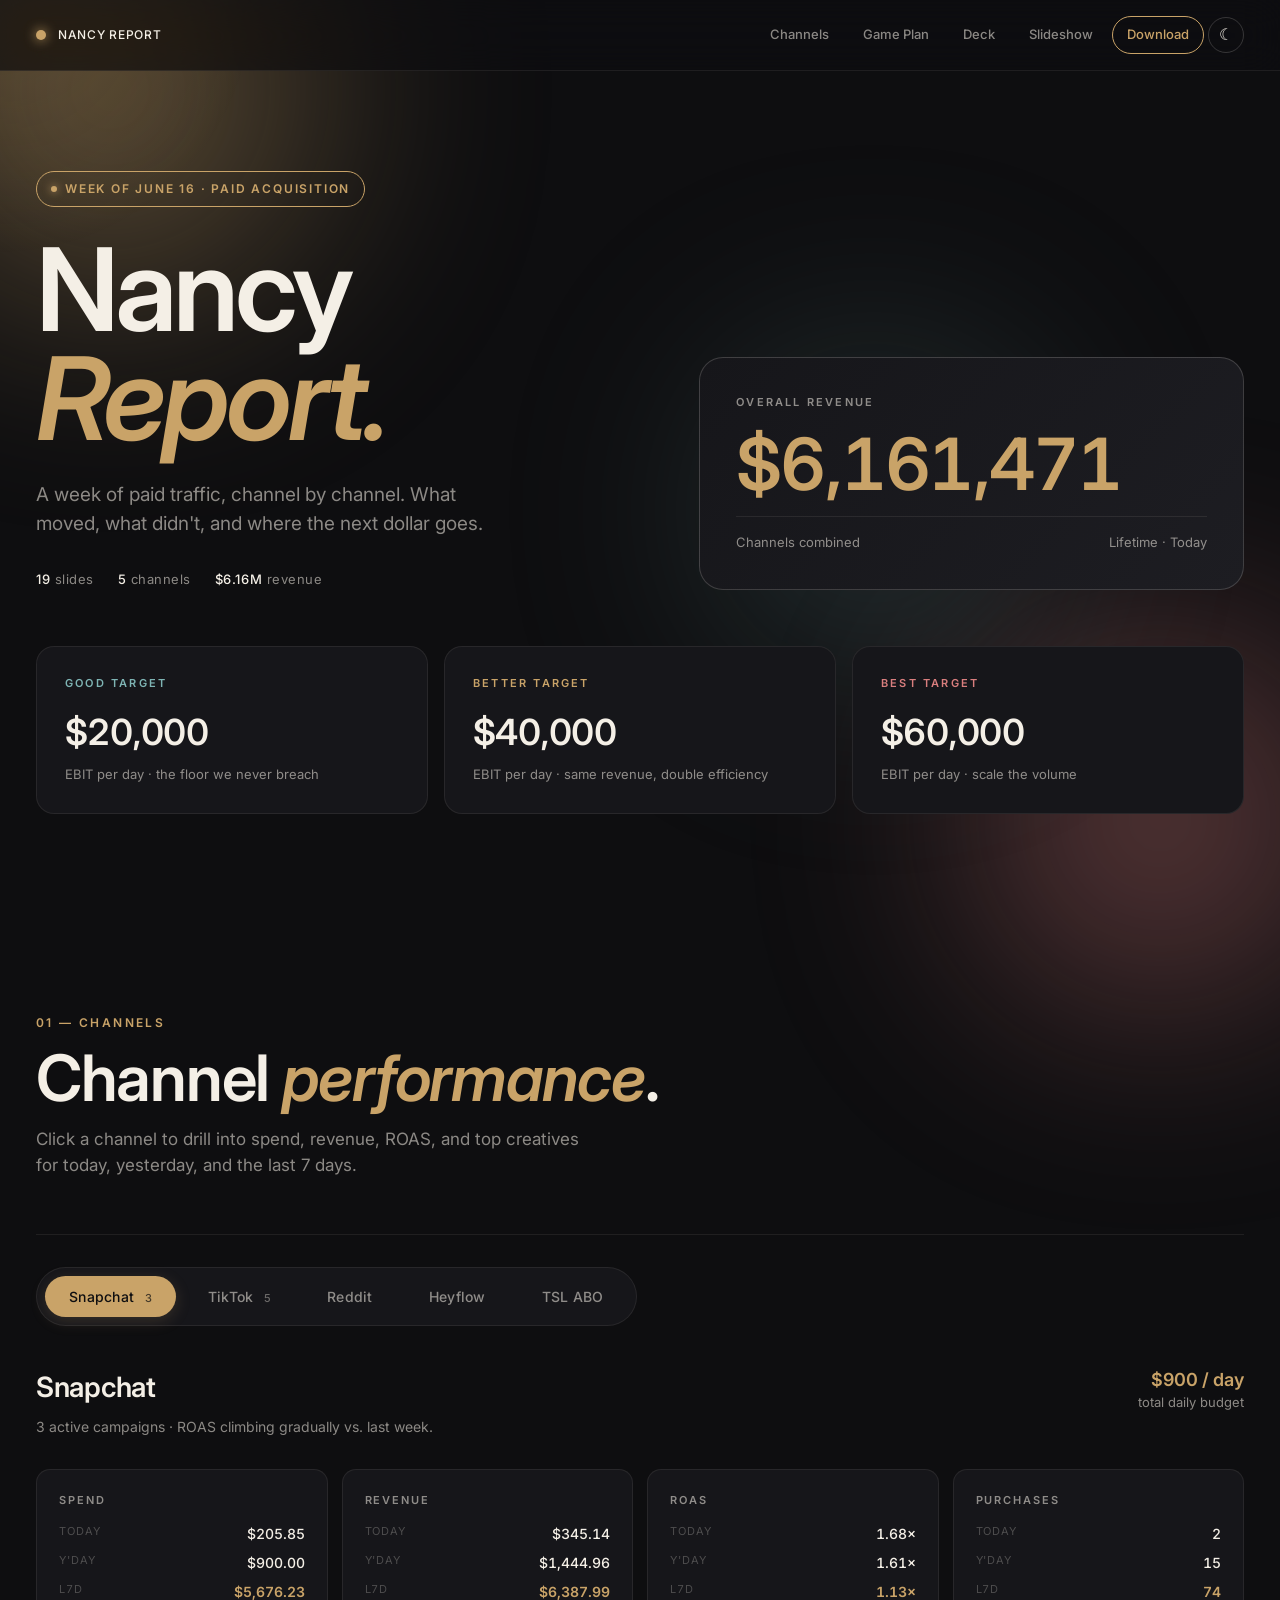
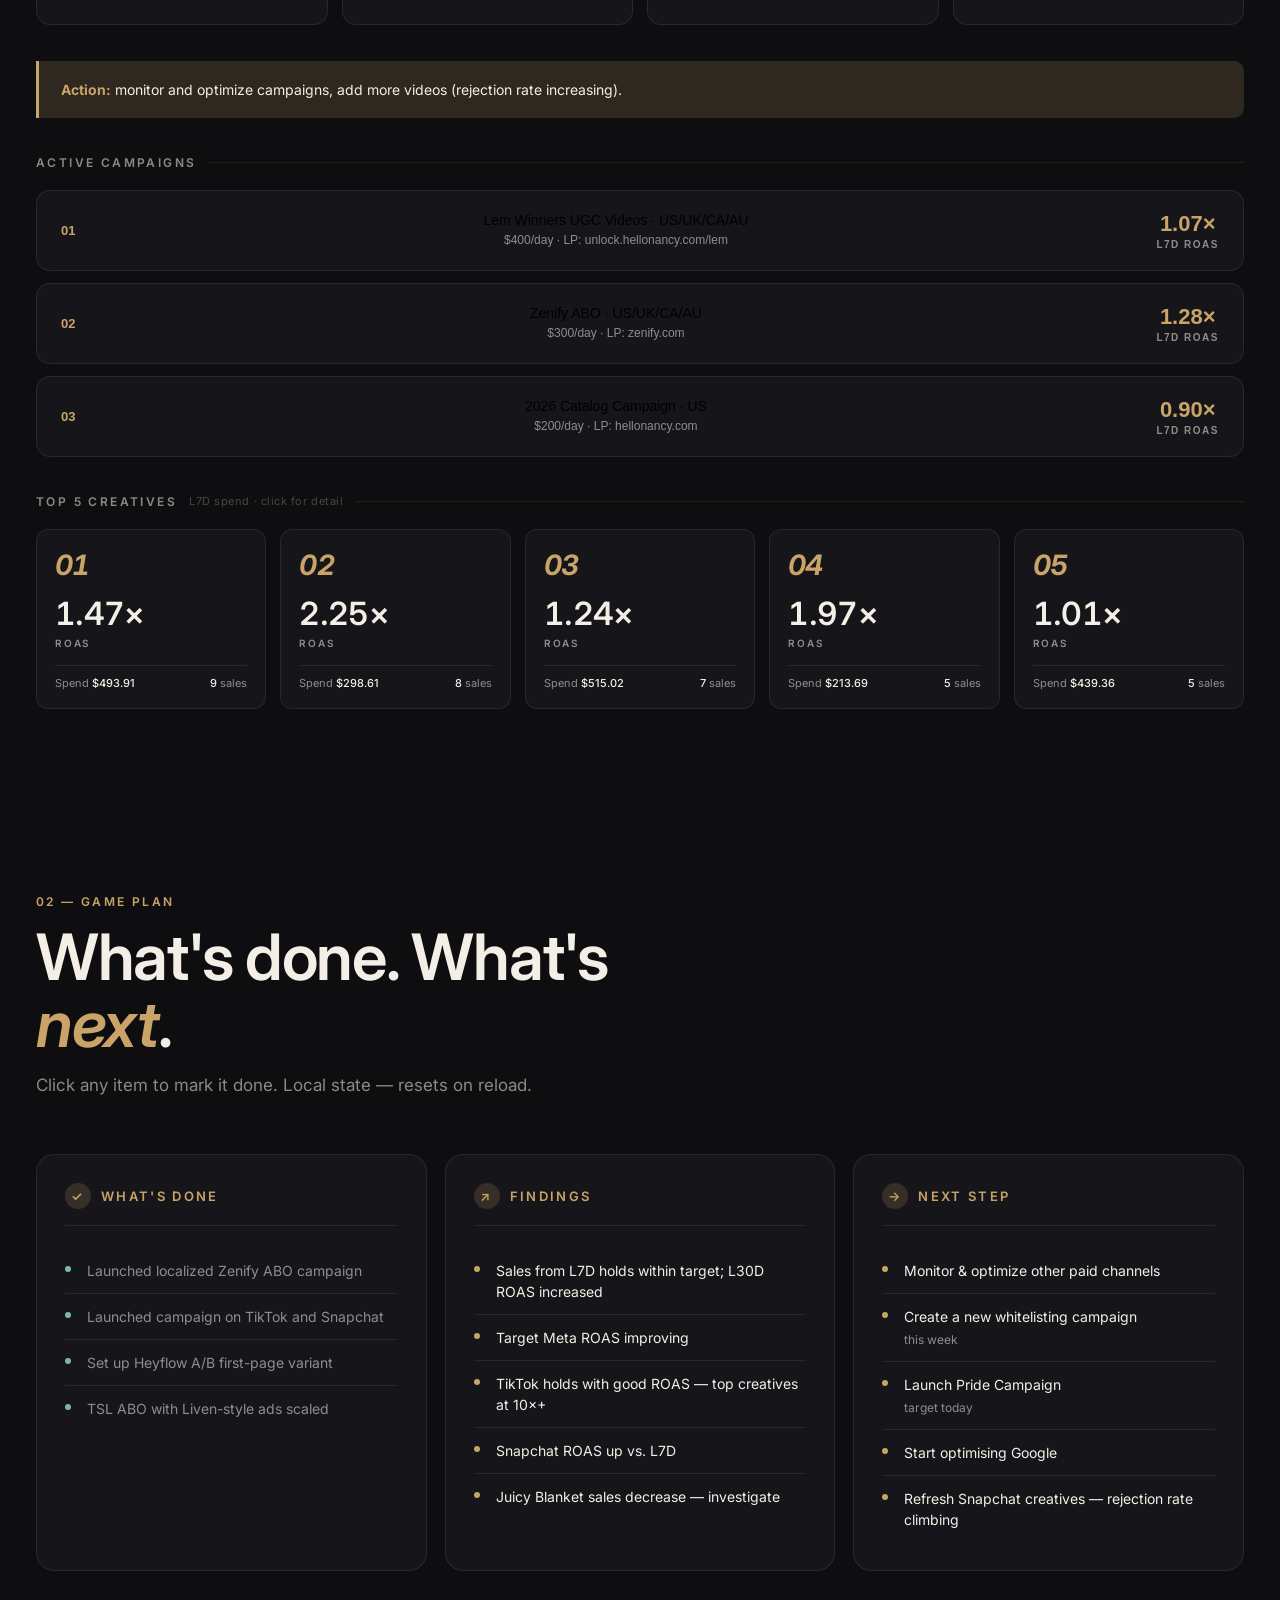
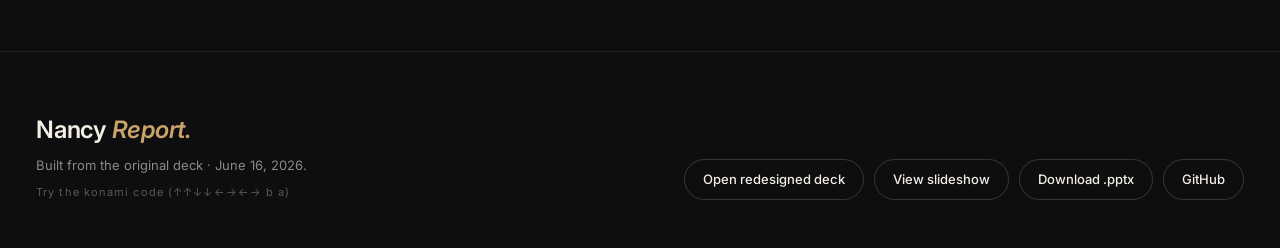
<file: index.html>
<!DOCTYPE html>
<html lang="en">
<head>
<meta charset="UTF-8" />
<meta name="viewport" content="width=device-width, initial-scale=1" />
<title>Nancy Report — Week of June 16</title>
<meta name="description" content="Interactive Nancy Report dashboard — channel performance, top creatives, and the next two weeks of work." />
<link rel="preconnect" href="https://fonts.googleapis.com" />
<link rel="preconnect" href="https://fonts.gstatic.com" crossorigin />
<link href="https://fonts.googleapis.com/css2?family=Inter:wght@300;400;500;600;700&display=swap" rel="stylesheet" />
<link rel="stylesheet" href="app.css" />
</head>
<body>

<div class="blob blob-1"></div>
<div class="blob blob-2"></div>
<div class="blob blob-3"></div>
<div class="spotlight"></div>

<!-- ============ Nav ============ -->
<header class="nav">
  <div class="nav-brand">
    <div class="nav-dot"></div>
    <span>Nancy Report</span>
  </div>
  <nav class="nav-links">
    <a class="nav-link" href="#channels">Channels</a>
    <a class="nav-link" href="#plan">Game Plan</a>
    <a class="nav-link" href="deck.html">Deck</a>
    <a class="nav-link" href="slideshow.html">Slideshow</a>
    <a class="nav-link primary" href="Nancy-Report-June-16.pptx" download>Download</a>
    <button class="theme-toggle" data-theme-toggle aria-label="Toggle theme">☾</button>
  </nav>
</header>

<!-- ============ Hero ============ -->
<section class="hero">
  <div class="hero-grid">
    <div>
      <div class="badge">Week of June 16 &middot; Paid Acquisition</div>
      <h1>Nancy <em>Report.</em></h1>
      <p class="lead">A week of paid traffic, channel by channel. What moved, what didn't, and where the next dollar goes.</p>
      <div class="hero-meta">
        <span><strong>19</strong> slides</span>
        <span><strong>5</strong> channels</span>
        <span><strong>$6.16M</strong> revenue</span>
      </div>
    </div>

    <div class="hero-stat reveal">
      <div class="stat-label">Overall Revenue</div>
      <div class="stat-number" data-target="6166661" data-prefix="$" data-duration="2200">$0</div>
      <div class="stat-foot">
        <span>Channels combined</span>
        <span>Lifetime &middot; Today</span>
      </div>
    </div>
  </div>

  <div class="targets reveal">
    <div class="target-card good">
      <div class="tier">Good Target</div>
      <div class="val" data-target="20000" data-prefix="$">$0</div>
      <div class="desc">EBIT per day &middot; the floor we never breach</div>
    </div>
    <div class="target-card better">
      <div class="tier">Better Target</div>
      <div class="val" data-target="40000" data-prefix="$">$0</div>
      <div class="desc">EBIT per day &middot; same revenue, double efficiency</div>
    </div>
    <div class="target-card best">
      <div class="tier">Best Target</div>
      <div class="val" data-target="60000" data-prefix="$">$0</div>
      <div class="desc">EBIT per day &middot; scale the volume</div>
    </div>
  </div>
</section>

<!-- ============ Channels ============ -->
<section id="channels">
  <div class="section-head reveal">
    <span class="section-num">01 &mdash; Channels</span>
    <h2>Channel <em>performance</em>.</h2>
    <p>Click a channel to drill into spend, revenue, ROAS, and top creatives for today, yesterday, and the last 7 days.</p>
  </div>

  <div class="tabs-wrap">
    <div class="tabs" role="tablist">
      <button class="tab active" data-tab="snapchat" role="tab">Snapchat <span class="count">3</span></button>
      <button class="tab" data-tab="tiktok" role="tab">TikTok <span class="count">5</span></button>
      <button class="tab" data-tab="reddit" role="tab">Reddit</button>
      <button class="tab" data-tab="heyflow" role="tab">Heyflow</button>
      <button class="tab" data-tab="tsl" role="tab">TSL ABO</button>
    </div>

    <!-- SNAPCHAT -->
    <div class="panel active" id="panel-snapchat" role="tabpanel">
      <div class="panel-head">
        <div>
          <h3 class="panel-title">Snapchat</h3>
          <p class="panel-sub">3 active campaigns &middot; ROAS climbing gradually vs. last week.</p>
        </div>
        <div class="panel-meta">
          <div class="budget">$900 / day</div>
          <div>total daily budget</div>
        </div>
      </div>

      <div class="metrics">
        <div class="metric">
          <div class="lbl">Spend</div>
          <div class="row"><span class="k">Today</span><span class="v">$205.85</span></div>
          <div class="row"><span class="k">Y'day</span><span class="v">$900.00</span></div>
          <div class="row l7d"><span class="k">L7D</span><span class="v">$5,676.23</span></div>
        </div>
        <div class="metric">
          <div class="lbl">Revenue</div>
          <div class="row"><span class="k">Today</span><span class="v">$345.14</span></div>
          <div class="row"><span class="k">Y'day</span><span class="v">$1,444.96</span></div>
          <div class="row l7d"><span class="k">L7D</span><span class="v">$6,387.99</span></div>
        </div>
        <div class="metric">
          <div class="lbl">ROAS</div>
          <div class="row"><span class="k">Today</span><span class="v">1.68×</span></div>
          <div class="row"><span class="k">Y'day</span><span class="v">1.61×</span></div>
          <div class="row l7d"><span class="k">L7D</span><span class="v">1.13×</span></div>
        </div>
        <div class="metric">
          <div class="lbl">Purchases</div>
          <div class="row"><span class="k">Today</span><span class="v">2</span></div>
          <div class="row"><span class="k">Y'day</span><span class="v">15</span></div>
          <div class="row l7d"><span class="k">L7D</span><span class="v">74</span></div>
        </div>
      </div>

      <div class="note">
        <strong>Action:</strong> monitor and optimize campaigns, add more videos (rejection rate increasing).
      </div>

      <div class="sub">Active Campaigns</div>
      <div class="campaigns">
        <button class="campaign">
          <div class="ix">01</div>
          <div class="nm">Lem Winners UGC Videos · US/UK/CA/AU<small>$400/day · LP: unlock.hellonancy.com/lem</small></div>
          <div class="rt">1.07×<small>L7D ROAS</small></div>
        </button>
        <button class="campaign">
          <div class="ix">02</div>
          <div class="nm">Zenify ABO · US/UK/CA/AU<small>$300/day · LP: zenify.com</small></div>
          <div class="rt">1.28×<small>L7D ROAS</small></div>
        </button>
        <button class="campaign">
          <div class="ix">03</div>
          <div class="nm">2026 Catalog Campaign · US<small>$200/day · LP: hellonancy.com</small></div>
          <div class="rt">0.90×<small>L7D ROAS</small></div>
        </button>
      </div>

      <div class="sub">Top 5 Creatives <span style="color:var(--dim);font-weight:400;text-transform:none;letter-spacing:0.05em;font-size:11px">L7D spend · click for detail</span></div>
      <div class="creatives">
        <button class="creative" data-channel="Snapchat" data-rank="1" data-spend="493.91" data-purchase="9" data-roas="1.47">
          <div class="rank">01</div>
          <div class="roas-big">1.47×</div>
          <div class="roas-lbl">ROAS</div>
          <div class="stats"><span>Spend <strong>$493.91</strong></span><span><strong>9</strong> sales</span></div>
          <div class="bar"></div>
        </button>
        <button class="creative" data-channel="Snapchat" data-rank="2" data-spend="298.61" data-purchase="8" data-roas="2.25">
          <div class="rank">02</div>
          <div class="roas-big">2.25×</div>
          <div class="roas-lbl">ROAS</div>
          <div class="stats"><span>Spend <strong>$298.61</strong></span><span><strong>8</strong> sales</span></div>
          <div class="bar"></div>
        </button>
        <button class="creative" data-channel="Snapchat" data-rank="3" data-spend="515.02" data-purchase="7" data-roas="1.24">
          <div class="rank">03</div>
          <div class="roas-big">1.24×</div>
          <div class="roas-lbl">ROAS</div>
          <div class="stats"><span>Spend <strong>$515.02</strong></span><span><strong>7</strong> sales</span></div>
          <div class="bar"></div>
        </button>
        <button class="creative" data-channel="Snapchat" data-rank="4" data-spend="213.69" data-purchase="5" data-roas="1.97">
          <div class="rank">04</div>
          <div class="roas-big">1.97×</div>
          <div class="roas-lbl">ROAS</div>
          <div class="stats"><span>Spend <strong>$213.69</strong></span><span><strong>5</strong> sales</span></div>
          <div class="bar"></div>
        </button>
        <button class="creative" data-channel="Snapchat" data-rank="5" data-spend="439.36" data-purchase="5" data-roas="1.01">
          <div class="rank">05</div>
          <div class="roas-big">1.01×</div>
          <div class="roas-lbl">ROAS</div>
          <div class="stats"><span>Spend <strong>$439.36</strong></span><span><strong>5</strong> sales</span></div>
          <div class="bar"></div>
        </button>
      </div>
    </div>

    <!-- TIKTOK -->
    <div class="panel" id="panel-tiktok" role="tabpanel">
      <div class="panel-head">
        <div>
          <h3 class="panel-title">TikTok</h3>
          <p class="panel-sub">Holds with strong ROAS &mdash; top creatives well above target.</p>
        </div>
        <div class="panel-meta">
          <div class="budget">7-day click attribution</div>
        </div>
      </div>

      <div class="metrics">
        <div class="metric">
          <div class="lbl">Spend</div>
          <div class="row"><span class="k">Today</span><span class="v">$404.64</span></div>
          <div class="row"><span class="k">Y'day</span><span class="v">$868.79</span></div>
          <div class="row l7d"><span class="k">L7D</span><span class="v">$4,558.14</span></div>
        </div>
        <div class="metric">
          <div class="lbl">Top 1 ROAS</div>
          <div class="row"><span class="k">Spend</span><span class="v">$306.73</span></div>
          <div class="row"><span class="k">Sales</span><span class="v">28</span></div>
          <div class="row l7d"><span class="k">ROAS</span><span class="v">7.89×</span></div>
        </div>
        <div class="metric">
          <div class="lbl">Top 4 ROAS</div>
          <div class="row"><span class="k">Spend</span><span class="v">$217.61</span></div>
          <div class="row"><span class="k">Sales</span><span class="v">45</span></div>
          <div class="row l7d"><span class="k">ROAS</span><span class="v">17.74×</span></div>
        </div>
        <div class="metric">
          <div class="lbl">Status</div>
          <div class="row"><span class="k">Trend</span><span class="v">↑ holding</span></div>
          <div class="row"><span class="k">Vs. L7D</span><span class="v">solid</span></div>
          <div class="row l7d"><span class="k">Note</span><span class="v">scale winners</span></div>
        </div>
      </div>

      <div class="note">
        <strong>Action:</strong> top creatives over 10× ROAS &mdash; double down on UGC winners, refresh fatigue.
      </div>

      <div class="sub">Top 5 Creatives <span style="color:var(--dim);font-weight:400;text-transform:none;letter-spacing:0.05em;font-size:11px">L7D spend · click for detail</span></div>
      <div class="creatives">
        <button class="creative" data-channel="TikTok" data-rank="1" data-spend="306.73" data-purchase="28" data-roas="7.89">
          <div class="rank">01</div>
          <div class="roas-big">7.89×</div>
          <div class="roas-lbl">ROAS</div>
          <div class="stats"><span>Spend <strong>$306.73</strong></span><span><strong>28</strong> sales</span></div>
          <div class="bar"></div>
        </button>
        <button class="creative" data-channel="TikTok" data-rank="2" data-spend="286.90" data-purchase="36" data-roas="12.01">
          <div class="rank">02</div>
          <div class="roas-big">12.01×</div>
          <div class="roas-lbl">ROAS</div>
          <div class="stats"><span>Spend <strong>$286.90</strong></span><span><strong>36</strong> sales</span></div>
          <div class="bar"></div>
        </button>
        <button class="creative" data-channel="TikTok" data-rank="3" data-spend="183.64" data-purchase="28" data-roas="13.20">
          <div class="rank">03</div>
          <div class="roas-big">13.20×</div>
          <div class="roas-lbl">ROAS</div>
          <div class="stats"><span>Spend <strong>$183.64</strong></span><span><strong>28</strong> sales</span></div>
          <div class="bar"></div>
        </button>
        <button class="creative" data-channel="TikTok" data-rank="4" data-spend="217.61" data-purchase="45" data-roas="17.74">
          <div class="rank">04</div>
          <div class="roas-big">17.74×</div>
          <div class="roas-lbl">ROAS</div>
          <div class="stats"><span>Spend <strong>$217.61</strong></span><span><strong>45</strong> sales</span></div>
          <div class="bar"></div>
        </button>
        <button class="creative" data-channel="TikTok" data-rank="5" data-spend="223.24" data-purchase="25" data-roas="10.23">
          <div class="rank">05</div>
          <div class="roas-big">10.23×</div>
          <div class="roas-lbl">ROAS</div>
          <div class="stats"><span>Spend <strong>$223.24</strong></span><span><strong>25</strong> sales</span></div>
          <div class="bar"></div>
        </button>
      </div>
    </div>

    <!-- REDDIT -->
    <div class="panel" id="panel-reddit" role="tabpanel">
      <div class="panel-head">
        <div>
          <h3 class="panel-title">Reddit</h3>
          <p class="panel-sub">Small spend, healthy ROAS &mdash; opportunity to scale carefully.</p>
        </div>
        <div class="panel-meta">
          <div class="budget">7-day click + 1-day view</div>
        </div>
      </div>

      <div class="metrics">
        <div class="metric">
          <div class="lbl">Spend</div>
          <div class="row"><span class="k">Today</span><span class="v">$95.91</span></div>
          <div class="row"><span class="k">Y'day</span><span class="v">$98.04</span></div>
          <div class="row l7d"><span class="k">L7D</span><span class="v">$705.89</span></div>
        </div>
        <div class="metric">
          <div class="lbl">Revenue</div>
          <div class="row"><span class="k">Today</span><span class="v">$141.75</span></div>
          <div class="row"><span class="k">Y'day</span><span class="v">$277.44</span></div>
          <div class="row l7d"><span class="k">L7D</span><span class="v">$2,698.18</span></div>
        </div>
        <div class="metric">
          <div class="lbl">ROAS</div>
          <div class="row"><span class="k">Today</span><span class="v">1.48×</span></div>
          <div class="row"><span class="k">Y'day</span><span class="v">2.83×</span></div>
          <div class="row l7d"><span class="k">L7D</span><span class="v">3.82×</span></div>
        </div>
        <div class="metric">
          <div class="lbl">Read</div>
          <div class="row"><span class="k">Best day</span><span class="v">Yesterday</span></div>
          <div class="row"><span class="k">Cohort</span><span class="v">growing</span></div>
          <div class="row l7d"><span class="k">Step</span><span class="v">scale gently</span></div>
        </div>
      </div>

      <div class="note">
        <strong>Findings:</strong> Reddit punching above its weight on small spend. Worth a budget bump while we verify attribution.
      </div>
    </div>

    <!-- HEYFLOW -->
    <div class="panel" id="panel-heyflow" role="tabpanel">
      <div class="panel-head">
        <div>
          <h3 class="panel-title">Heyflow</h3>
          <p class="panel-sub">A/B test running &mdash; baseline first page still outperforming the new variant.</p>
        </div>
        <div class="panel-meta">
          <div class="budget">HKD 1,000 / day</div>
          <div>Top 15 countries · winner statics</div>
        </div>
      </div>

      <div class="metrics">
        <div class="metric">
          <div class="lbl">Spend</div>
          <div class="row"><span class="k">Today</span><span class="v">$316.11</span></div>
          <div class="row"><span class="k">Y'day</span><span class="v">$1,126.67</span></div>
          <div class="row l7d"><span class="k">L7D</span><span class="v">$5,694.35</span></div>
        </div>
        <div class="metric">
          <div class="lbl">Revenue</div>
          <div class="row"><span class="k">Today</span><span class="v">$566.59</span></div>
          <div class="row"><span class="k">Y'day</span><span class="v">$1,603.91</span></div>
          <div class="row l7d"><span class="k">L7D</span><span class="v">$9,274.10</span></div>
        </div>
        <div class="metric">
          <div class="lbl">ROAS</div>
          <div class="row"><span class="k">Today</span><span class="v">1.79×</span></div>
          <div class="row"><span class="k">Y'day</span><span class="v">1.42×</span></div>
          <div class="row l7d"><span class="k">L7D</span><span class="v">1.63×</span></div>
        </div>
        <div class="metric">
          <div class="lbl">Purchases</div>
          <div class="row"><span class="k">Today</span><span class="v">1</span></div>
          <div class="row"><span class="k">Y'day</span><span class="v">3</span></div>
          <div class="row l7d"><span class="k">L7D</span><span class="v">15</span></div>
        </div>
      </div>

      <div class="note">
        <strong>Test:</strong> A/B different first page. Flow of questions unchanged. Baseline winning &mdash; iterate variant or hold.
      </div>

      <div class="sub">Active Campaign</div>
      <div class="campaigns">
        <button class="campaign">
          <div class="ix">01</div>
          <div class="nm">Lem Winners UGC · Heyflow quiz<small>Target: Top 15 · Creatives: winner statics · LP: heyflowquiz.com</small></div>
          <div class="rt">1.63×<small>L7D ROAS</small></div>
        </button>
      </div>
    </div>

    <!-- TSL ABO -->
    <div class="panel" id="panel-tsl" role="tabpanel">
      <div class="panel-head">
        <div>
          <h3 class="panel-title">TSL ABO</h3>
          <p class="panel-sub">Performance improving &mdash; ROAS today double yesterday's.</p>
        </div>
        <div class="panel-meta">
          <div class="budget">HKD 2,423 / day</div>
          <div>Top 15 countries · Liven-style ads</div>
        </div>
      </div>

      <div class="metrics">
        <div class="metric">
          <div class="lbl">Spend</div>
          <div class="row"><span class="k">Today</span><span class="v">$2,147.25</span></div>
          <div class="row"><span class="k">Y'day</span><span class="v">$3,193.53</span></div>
          <div class="row l7d"><span class="k">L7D</span><span class="v">$17,664.38</span></div>
        </div>
        <div class="metric">
          <div class="lbl">Revenue</div>
          <div class="row"><span class="k">Today</span><span class="v">$4,578.36</span></div>
          <div class="row"><span class="k">Y'day</span><span class="v">$4,335.00</span></div>
          <div class="row l7d"><span class="k">L7D</span><span class="v">$22,853.18</span></div>
        </div>
        <div class="metric">
          <div class="lbl">ROAS</div>
          <div class="row"><span class="k">Today</span><span class="v">2.13×</span></div>
          <div class="row"><span class="k">Y'day</span><span class="v">1.36×</span></div>
          <div class="row l7d"><span class="k">L7D</span><span class="v">1.29×</span></div>
        </div>
        <div class="metric">
          <div class="lbl">Purchases</div>
          <div class="row"><span class="k">Today</span><span class="v">8</span></div>
          <div class="row"><span class="k">Y'day</span><span class="v">7</span></div>
          <div class="row l7d"><span class="k">L7D</span><span class="v">38</span></div>
        </div>
      </div>

      <div class="note">
        <strong>Read:</strong> Performance improving. Today's revenue beats yesterday on lower spend. Keep current creative mix.
      </div>

      <div class="sub">L7D Winning Hooks <span style="color:var(--dim);font-weight:400;text-transform:none;letter-spacing:0.05em;font-size:11px">customer voice in the ad copy</span></div>
      <div class="winners">
        <div class="winner">
          <div class="quote">"I am 66. I am divorced for nine years and separated for two before that. I have no interest in another relationship."</div>
          <div class="roas-tag"><span>L7D <span class="v">$3,967.57</span></span><span>ROAS <span class="v">1.30×</span></span></div>
        </div>
        <div class="winner">
          <div class="quote">"I am Camila. I am 56. I have been single by choice since I was 42. I have been telling women in their fifties the same thing for fifteen years."</div>
          <div class="roas-tag"><span>L7D <span class="v">$3,900.95</span></span><span>ROAS <span class="v">1.32×</span></span></div>
        </div>
        <div class="winner">
          <div class="quote">"My daughter is 28. She got divorced six months ago, after two years of marriage to a man who was, in the end, not who he advertised himself as."</div>
          <div class="roas-tag"><span>L7D <span class="v">$3,900.95</span></span><span>ROAS <span class="v">1.32×</span></span></div>
        </div>
      </div>
    </div>
  </div>
</section>

<!-- ============ Game plan ============ -->
<section id="plan">
  <div class="section-head reveal">
    <span class="section-num">02 &mdash; Game Plan</span>
    <h2>What's done. What's <em>next</em>.</h2>
    <p>Click any item to mark it done. Local state &mdash; resets on reload.</p>
  </div>

  <div class="plan-grid">
    <div class="plan-col reveal">
      <h3><span class="icon">✓</span> What's Done</h3>
      <ul class="plan-list">
        <li class="done">Launched localized Zenify ABO campaign</li>
        <li class="done">Launched campaign on TikTok and Snapchat</li>
        <li class="done">Set up Heyflow A/B first-page variant</li>
        <li class="done">TSL ABO with Liven-style ads scaled</li>
      </ul>
    </div>

    <div class="plan-col reveal">
      <h3><span class="icon">↗</span> Findings</h3>
      <ul class="plan-list">
        <li>Sales from L7D holds within target; L30D ROAS increased</li>
        <li>Target Meta ROAS improving</li>
        <li>TikTok holds with good ROAS &mdash; top creatives at 10×+</li>
        <li>Snapchat ROAS up vs. L7D</li>
        <li>Juicy Blanket sales decrease &mdash; investigate</li>
      </ul>
    </div>

    <div class="plan-col reveal">
      <h3><span class="icon">→</span> Next Step</h3>
      <ul class="plan-list">
        <li>Monitor &amp; optimize other paid channels</li>
        <li>Create a new whitelisting campaign <small>this week</small></li>
        <li>Launch Pride Campaign <small>target today</small></li>
        <li>Start optimising Google</li>
        <li>Refresh Snapchat creatives — rejection rate climbing</li>
      </ul>
    </div>
  </div>
</section>

<!-- ============ Footer ============ -->
<footer class="foot">
  <div>
    <div class="foot-brand">Nancy <em>Report.</em></div>
    <div>Built from the original deck &middot; June 16, 2026.</div>
    <div style="margin-top:8px;font-size:11px;letter-spacing:0.1em;opacity:0.6">Try the konami code (↑↑↓↓←→←→ b a)</div>
  </div>
  <div class="foot-links">
    <a class="foot-link" href="deck.html">Open redesigned deck</a>
    <a class="foot-link" href="slideshow.html">View slideshow</a>
    <a class="foot-link" href="Nancy-Report-June-16.pptx" download>Download .pptx</a>
    <a class="foot-link" href="https://github.com/jeanine23/nancy-report-june-16" target="_blank" rel="noopener">GitHub</a>
  </div>
</footer>

<!-- ============ Modal ============ -->
<div class="modal-backdrop" id="modal-backdrop">
  <div class="modal" id="modal" role="dialog" aria-modal="true">
    <button class="modal-close" data-modal-close aria-label="Close">×</button>
    <div class="modal-rank" id="modal-rank">Snapchat · Rank 1</div>
    <h3 id="modal-title">Top 1 Creative</h3>
    <p id="modal-desc" style="color:var(--muted);margin:0;">Details about this creative.</p>
    <div class="modal-stats">
      <div class="item"><div class="v" id="modal-spend">$0</div><div class="k">Spend</div></div>
      <div class="item"><div class="v" id="modal-purchase">0</div><div class="k">Sales</div></div>
      <div class="item"><div class="v" id="modal-roas">0×</div><div class="k">ROAS</div></div>
    </div>
    <p style="font-size:13px;color:var(--muted);margin:0;">For full creative assets, open the slideshow or download the .pptx.</p>
  </div>
</div>

<script src="app.js"></script>
</body>
</html>
</file>
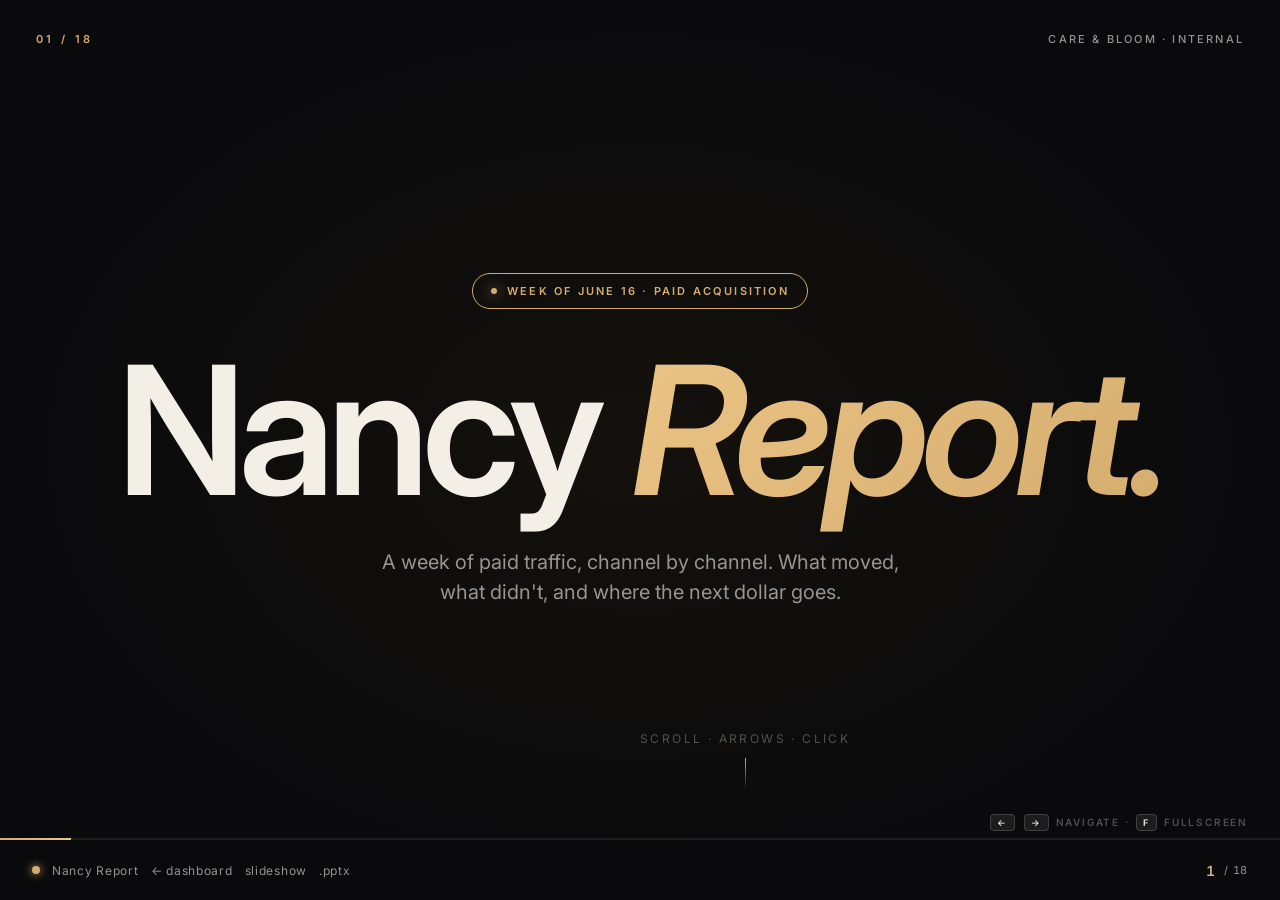
<file: deck.html>
<!DOCTYPE html>
<html lang="en">
<head>
<meta charset="UTF-8" />
<meta name="viewport" content="width=device-width, initial-scale=1" />
<title>Nancy Report — Redesigned Deck</title>
<link rel="preconnect" href="https://fonts.googleapis.com" />
<link rel="preconnect" href="https://fonts.gstatic.com" crossorigin />
<link href="https://fonts.googleapis.com/css2?family=Inter:wght@300;400;500;600;700&display=swap" rel="stylesheet" />
<link rel="stylesheet" href="deck.css" />
</head>
<body>

<svg width="0" height="0" style="position:absolute">
  <defs>
    <linearGradient id="goldGradient" x1="0%" y1="0%" x2="100%" y2="100%">
      <stop offset="0%" stop-color="#ecc486"/>
      <stop offset="100%" stop-color="#d4ad6e"/>
    </linearGradient>
  </defs>
</svg>

<div class="click-zone click-left" onclick="prev()"></div>
<div class="click-zone click-right" onclick="next()"></div>

<main class="deck">

  <!-- ============ 01 · COVER ============ -->
  <section class="slide cover" data-label="Cover">
    <div class="slide-num">01 / 18</div>
    <div class="slide-tag">Care &amp; Bloom &middot; Internal</div>
    <div class="pill" data-anim="1">Week of June 16 &middot; Paid Acquisition</div>
    <h1 data-anim="2">Nancy <em>Report.</em></h1>
    <div class="sub" data-anim="3">A week of paid traffic, channel by channel. What moved, what didn't, and where the next dollar goes.</div>
    <div class="arrow" data-anim="4">
      <span>scroll &middot; arrows &middot; click</span>
      <div class="line"></div>
    </div>
  </section>

  <!-- ============ 02 · SCORECARD ============ -->
  <section class="slide" data-label="Scorecard">
    <div class="slide-num">02 / 18</div>
    <div class="slide-tag">Overall &middot; Lifetime</div>
    <div class="bignum">
      <div class="label" data-anim="1">Total revenue &middot; all channels</div>
      <div class="figure" data-anim="2" data-target="6166661" data-prefix="$">$0</div>
      <div class="caption" data-anim="3">The number we're rebuilding the system to grow. EBIT-per-day &mdash; the ladder we climb &mdash; below.</div>
    </div>
  </section>

  <!-- ============ 03 · LADDER ============ -->
  <section class="slide" data-label="Targets">
    <div class="slide-num">03 / 18</div>
    <div class="slide-tag">Targets &middot; EBIT per day</div>
    <div style="width:100%;max-width:760px">
      <div class="heading-slide" style="margin-bottom:48px" data-anim="1">
        <div class="eyebrow">The Ladder</div>
        <h2 style="font-size:clamp(40px,5vw,72px)">Own the <em>number</em>. Daily.</h2>
      </div>
      <div class="ladder">
        <div class="rung" data-anim="2">
          <div class="rung-num">3</div>
          <div class="rung-mid"><div class="tier">Best &middot; Scale</div><div class="h">$60k EBIT / day</div></div>
          <div class="rung-side">20% margin &middot; scale the volume</div>
        </div>
        <div class="rung" data-anim="3">
          <div class="rung-num">2</div>
          <div class="rung-mid"><div class="tier">Better &middot; Efficient</div><div class="h">$40k EBIT / day</div></div>
          <div class="rung-side">20% margin &middot; same revenue, 2× efficiency</div>
        </div>
        <div class="rung" data-anim="4">
          <div class="rung-num">1</div>
          <div class="rung-mid"><div class="tier">Good &middot; Survive</div><div class="h">$20k EBIT / day</div></div>
          <div class="rung-side">10% margin &middot; the floor we never breach</div>
        </div>
      </div>
    </div>
  </section>

  <!-- ============ 04 · SHOPIFY COMPARISON ============ -->
  <section class="slide" data-label="Shopify">
    <div class="slide-num">04 / 18</div>
    <div class="slide-tag">Shopify &middot; Week over Week</div>
    <div style="width:100%;max-width:1180px">
      <div class="heading-slide" style="margin-bottom:48px" data-anim="1">
        <div class="eyebrow">Shopify Snapshot</div>
        <h2 style="font-size:clamp(40px,5vw,72px)">Sessions up. <em>Bird products surging.</em></h2>
        <p>Week 24 (Jun 8&ndash;14) compared to Week 23 (Jun 1&ndash;7). Klaviyo emails on Avo + Berri driving the returning-customer rate.</p>
      </div>
      <div class="compare">
        <div class="compare-col" data-anim="2">
          <div class="when">Jun 1 – 7</div>
          <h3>Week 23</h3>
          <p>Baseline performance. Returning customer rate stable. Bird products holding.</p>
          <span class="delta down">baseline</span>
        </div>
        <div class="compare-col win" data-anim="3">
          <div class="when">Jun 8 – 14</div>
          <h3>Week 24</h3>
          <p>Increase in sessions. Returning-customer rate up, mostly Avo and Berri attributed to Klaviyo emails. Bird products notable sales increase.</p>
          <span class="delta up">↑ momentum</span>
        </div>
      </div>
    </div>
  </section>

  <!-- ============ 05 · CHANNEL OVERVIEW ============ -->
  <section class="slide" data-label="Channels">
    <div class="slide-num">05 / 18</div>
    <div class="slide-tag">L7D Spend by Channel</div>
    <div style="width:100%;max-width:1240px">
      <div class="heading-slide" style="margin-bottom:48px" data-anim="1">
        <div class="eyebrow">Channel Map</div>
        <h2 style="font-size:clamp(40px,5vw,72px)">Five channels. <em>One ledger.</em></h2>
        <p>Last-7-day paid spend across the active channels. TSL ABO carries the volume; TikTok carries the margin.</p>
      </div>
      <div class="channels-row">
        <div class="ch-card" data-anim="2"><div class="nm">Snapchat</div><div class="v" data-target="5676" data-prefix="$">$0</div><div class="k">L7D Spend</div></div>
        <div class="ch-card" data-anim="3"><div class="nm">TikTok</div><div class="v" data-target="4558" data-prefix="$">$0</div><div class="k">L7D Spend</div></div>
        <div class="ch-card" data-anim="4"><div class="nm">Reddit</div><div class="v" data-target="706" data-prefix="$">$0</div><div class="k">L7D Spend</div></div>
        <div class="ch-card" data-anim="5"><div class="nm">Heyflow</div><div class="v" data-target="5694" data-prefix="$">$0</div><div class="k">L7D Spend</div></div>
        <div class="ch-card" data-anim="6"><div class="nm">TSL ABO</div><div class="v" data-target="17664" data-prefix="$">$0</div><div class="k">L7D Spend</div></div>
      </div>
    </div>
  </section>

  <!-- ============ 06 · SNAPCHAT ============ -->
  <section class="slide" data-label="Snapchat">
    <div class="slide-num">06 / 18</div>
    <div class="slide-tag">Snapchat &middot; 3 Active Campaigns</div>
    <div class="channel-detail">
      <div class="ch-side">
        <div class="eyebrow" data-anim="1">Channel 01</div>
        <h2 data-anim="2">Snapchat <em>climbs.</em></h2>
        <p data-anim="3">ROAS up gradually vs. last week. Three live campaigns, $900/day total. Add more videos &mdash; rejection rate is creeping.</p>
        <div data-anim="4">
          <span class="tag"><strong>3</strong> campaigns</span>
          <span class="tag"><strong>$900</strong>/day</span>
          <span class="tag"><strong>74</strong> L7D sales</span>
        </div>
      </div>
      <div class="ch-metrics">
        <div class="ch-metric hero-metric" data-anim="5">
          <div class="lbl">L7D ROAS</div>
          <div class="v" data-target="1.13" data-suffix="×">0×</div>
          <div class="ctx">Up from 1.07 prior week &middot; Today 1.68×</div>
        </div>
        <div class="ch-metric" data-anim="6">
          <div class="lbl">L7D Spend</div>
          <div class="v" data-target="5676" data-prefix="$">$0</div>
          <div class="ctx">$900/day budget</div>
        </div>
        <div class="ch-metric" data-anim="7">
          <div class="lbl">L7D Revenue</div>
          <div class="v" data-target="6388" data-prefix="$">$0</div>
          <div class="ctx">74 purchases</div>
        </div>
      </div>
    </div>
  </section>

  <!-- ============ 07 · SNAPCHAT TOP 5 ============ -->
  <section class="slide" data-label="Snapchat Creatives">
    <div class="slide-num">07 / 18</div>
    <div class="slide-tag">Snapchat &middot; Top 5 L7D</div>
    <div style="width:100%;max-width:1240px">
      <div class="heading-slide" style="margin-bottom:42px" data-anim="1">
        <div class="eyebrow">Top creatives &middot; Snapchat</div>
        <h2 style="font-size:clamp(36px,4.5vw,64px)">The five doing <em>the work.</em></h2>
      </div>
      <div class="tops">
        <div class="top" data-anim="2"><div class="ix">RANK 01</div><div class="roas">1.47×</div><div class="roas-lbl">ROAS</div><div class="meta"><span>$<strong>493.91</strong></span><span><strong>9</strong> sales</span></div></div>
        <div class="top featured" data-anim="3"><div class="ix">RANK 02</div><div class="roas">2.25×</div><div class="roas-lbl">ROAS</div><div class="meta"><span>$<strong>298.61</strong></span><span><strong>8</strong> sales</span></div></div>
        <div class="top" data-anim="4"><div class="ix">RANK 03</div><div class="roas">1.24×</div><div class="roas-lbl">ROAS</div><div class="meta"><span>$<strong>515.02</strong></span><span><strong>7</strong> sales</span></div></div>
        <div class="top" data-anim="5"><div class="ix">RANK 04</div><div class="roas">1.97×</div><div class="roas-lbl">ROAS</div><div class="meta"><span>$<strong>213.69</strong></span><span><strong>5</strong> sales</span></div></div>
        <div class="top" data-anim="6"><div class="ix">RANK 05</div><div class="roas">1.01×</div><div class="roas-lbl">ROAS</div><div class="meta"><span>$<strong>439.36</strong></span><span><strong>5</strong> sales</span></div></div>
      </div>
    </div>
  </section>

  <!-- ============ 08 · TIKTOK ============ -->
  <section class="slide" data-label="TikTok">
    <div class="slide-num">08 / 18</div>
    <div class="slide-tag">TikTok &middot; UGC Winners</div>
    <div class="channel-detail">
      <div class="ch-side">
        <div class="eyebrow" data-anim="1">Channel 02</div>
        <h2 data-anim="2">TikTok <em>delivers.</em></h2>
        <p data-anim="3">Top creatives at 10×, 13×, even 17× ROAS. The UGC formula is working &mdash; double down before fatigue.</p>
        <div data-anim="4">
          <span class="tag"><strong>5</strong> top creatives</span>
          <span class="tag"><strong>17.74×</strong> peak</span>
          <span class="tag"><strong>162</strong> L7D sales (top 5)</span>
        </div>
      </div>
      <div class="ch-metrics">
        <div class="ch-metric hero-metric" data-anim="5">
          <div class="lbl">Top Creative ROAS</div>
          <div class="v" data-target="17.74" data-suffix="×">0×</div>
          <div class="ctx">45 sales at $217.61 spend</div>
        </div>
        <div class="ch-metric" data-anim="6">
          <div class="lbl">L7D Spend</div>
          <div class="v" data-target="4558" data-prefix="$">$0</div>
          <div class="ctx">Today $404 &middot; Y'day $869</div>
        </div>
        <div class="ch-metric" data-anim="7">
          <div class="lbl">Top 5 Avg ROAS</div>
          <div class="v" data-target="12.21" data-suffix="×">0×</div>
          <div class="ctx">Across 162 sales</div>
        </div>
      </div>
    </div>
  </section>

  <!-- ============ 09 · TIKTOK TOP 5 ============ -->
  <section class="slide" data-label="TikTok Creatives">
    <div class="slide-num">09 / 18</div>
    <div class="slide-tag">TikTok &middot; Top 5 L7D</div>
    <div style="width:100%;max-width:1240px">
      <div class="heading-slide" style="margin-bottom:42px" data-anim="1">
        <div class="eyebrow">Top creatives &middot; TikTok</div>
        <h2 style="font-size:clamp(36px,4.5vw,64px)">Hooks that <em>convert.</em></h2>
      </div>
      <div class="tops">
        <div class="top" data-anim="2"><div class="ix">RANK 01</div><div class="roas">7.89×</div><div class="roas-lbl">ROAS</div><div class="meta"><span>$<strong>306.73</strong></span><span><strong>28</strong> sales</span></div></div>
        <div class="top" data-anim="3"><div class="ix">RANK 02</div><div class="roas">12.01×</div><div class="roas-lbl">ROAS</div><div class="meta"><span>$<strong>286.90</strong></span><span><strong>36</strong> sales</span></div></div>
        <div class="top" data-anim="4"><div class="ix">RANK 03</div><div class="roas">13.20×</div><div class="roas-lbl">ROAS</div><div class="meta"><span>$<strong>183.64</strong></span><span><strong>28</strong> sales</span></div></div>
        <div class="top featured" data-anim="5"><div class="ix">RANK 04</div><div class="roas">17.74×</div><div class="roas-lbl">ROAS</div><div class="meta"><span>$<strong>217.61</strong></span><span><strong>45</strong> sales</span></div></div>
        <div class="top" data-anim="6"><div class="ix">RANK 05</div><div class="roas">10.23×</div><div class="roas-lbl">ROAS</div><div class="meta"><span>$<strong>223.24</strong></span><span><strong>25</strong> sales</span></div></div>
      </div>
    </div>
  </section>

  <!-- ============ 10 · REDDIT ============ -->
  <section class="slide" data-label="Reddit">
    <div class="slide-num">10 / 18</div>
    <div class="slide-tag">Reddit &middot; Quiet Outperformer</div>
    <div class="channel-detail">
      <div class="ch-side">
        <div class="eyebrow" data-anim="1">Channel 03</div>
        <h2 data-anim="2">Reddit <em>punches up.</em></h2>
        <p data-anim="3">Smallest spend, healthiest ROAS day-over-day. 2.83× yesterday, 3.82× L7D. Bump budget gently and watch the curve.</p>
        <div data-anim="4">
          <span class="tag"><strong>$706</strong> L7D</span>
          <span class="tag"><strong>3.82×</strong> ROAS</span>
        </div>
      </div>
      <div class="ch-metrics">
        <div class="ch-metric hero-metric" data-anim="5">
          <div class="lbl">L7D ROAS</div>
          <div class="v" data-target="3.82" data-suffix="×">0×</div>
          <div class="ctx">2.83× yesterday &middot; 1.48× today</div>
        </div>
        <div class="ch-metric" data-anim="6">
          <div class="lbl">L7D Spend</div>
          <div class="v" data-target="706" data-prefix="$">$0</div>
          <div class="ctx">Pacing under budget</div>
        </div>
        <div class="ch-metric" data-anim="7">
          <div class="lbl">L7D Revenue</div>
          <div class="v" data-target="2698" data-prefix="$">$0</div>
          <div class="ctx">Returning at 3.8×</div>
        </div>
      </div>
    </div>
  </section>

  <!-- ============ 11 · ZIGPOLL DONUT ============ -->
  <section class="slide" data-label="Zigpoll">
    <div class="slide-num">11 / 18</div>
    <div class="slide-tag">Zigpoll &middot; Post-Purchase Attribution</div>
    <div class="donut-wrap">
      <div class="donut" data-anim="1">
        <svg viewBox="0 0 300 300">
          <circle class="bg-ring" cx="150" cy="150" r="140"></circle>
          <circle class="fg-ring" cx="150" cy="150" r="140" style="--final: 615.7"></circle>
        </svg>
        <div class="center">
          <div>
            <div class="v" data-target="30" data-suffix="%">0%</div>
            <div class="k">Response Rate</div>
          </div>
        </div>
      </div>
      <div class="donut-side">
        <div class="eyebrow" data-anim="2" style="font-size:11px;letter-spacing:0.25em;color:var(--gold);text-transform:uppercase;font-weight:600;margin-bottom:18px;">Where buyers say they found us</div>
        <h3 data-anim="3">Meta still <em>leads</em>. TikTok emerging L7D.</h3>
        <p data-anim="4">Post-purchase attribution survey. 30% average response rate today and yesterday. Meta dominates the share; TikTok responses now appearing on L7D.</p>
        <ul data-anim="5">
          <li><span>Meta</span><span class="v">leading</span></li>
          <li><span>TikTok</span><span class="v">emerging</span></li>
          <li><span>Response rate (L7D)</span><span class="v">~30%</span></li>
        </ul>
      </div>
    </div>
  </section>

  <!-- ============ 12 · HEYFLOW A/B ============ -->
  <section class="slide" data-label="Heyflow">
    <div class="slide-num">12 / 18</div>
    <div class="slide-tag">Heyflow &middot; A/B Test Underway</div>
    <div style="width:100%;max-width:1180px">
      <div class="heading-slide" style="margin-bottom:48px;text-align:center;max-width:none" data-anim="1">
        <div class="eyebrow">Heyflow Quiz &middot; First-page test</div>
        <h2 style="font-size:clamp(40px,5vw,72px)">Baseline <em>still wins.</em></h2>
        <p style="margin:24px auto 0">Flow of questions unchanged. We're testing two opening pages; the original is outperforming the variant.</p>
      </div>
      <div class="ab">
        <div class="ab-col win" data-anim="2">
          <div class="tag">Variant A &middot; Baseline</div>
          <h3>Original first page</h3>
          <p>The first page we shipped weeks ago. Familiar to recurring traffic.</p>
          <div class="big">1.63×</div>
          <div class="small">L7D ROAS</div>
        </div>
        <div class="vs" data-anim="3">vs.</div>
        <div class="ab-col" data-anim="4">
          <div class="tag">Variant B &middot; New</div>
          <h3>New first page</h3>
          <p>Same questions after page one; new framing/hook on page one.</p>
          <div class="big" style="color:var(--muted)">—</div>
          <div class="small">Underperforming</div>
        </div>
      </div>
    </div>
  </section>

  <!-- ============ 13 · TSL ABO ============ -->
  <section class="slide" data-label="TSL ABO">
    <div class="slide-num">13 / 18</div>
    <div class="slide-tag">TSL ABO &middot; Liven-Style Ads</div>
    <div class="channel-detail">
      <div class="ch-side">
        <div class="eyebrow" data-anim="1">Channel 05</div>
        <h2 data-anim="2">TSL <em>is improving.</em></h2>
        <p data-anim="3">Today beats yesterday on revenue while spending less. ROAS recovering toward 2× on a $17K L7D base.</p>
        <div data-anim="4">
          <span class="tag"><strong>HKD 2,423</strong>/day</span>
          <span class="tag"><strong>Top 15</strong> countries</span>
          <span class="tag"><strong>38</strong> L7D sales</span>
        </div>
      </div>
      <div class="ch-metrics">
        <div class="ch-metric hero-metric" data-anim="5">
          <div class="lbl">Today ROAS</div>
          <div class="v" data-target="2.13" data-suffix="×">0×</div>
          <div class="ctx">Yesterday 1.36× &middot; L7D 1.29×</div>
        </div>
        <div class="ch-metric" data-anim="6">
          <div class="lbl">L7D Spend</div>
          <div class="v" data-target="17664" data-prefix="$">$0</div>
          <div class="ctx">The volume channel</div>
        </div>
        <div class="ch-metric" data-anim="7">
          <div class="lbl">L7D Revenue</div>
          <div class="v" data-target="22853" data-prefix="$">$0</div>
          <div class="ctx">+30% above spend</div>
        </div>
      </div>
    </div>
  </section>

  <!-- ============ 14 · WINNERS ============ -->
  <section class="slide" data-label="Winners">
    <div class="slide-num">14 / 18</div>
    <div class="slide-tag">TSL ABO &middot; Winning Hooks</div>
    <div style="width:100%;max-width:1240px">
      <div class="heading-slide" style="margin-bottom:42px" data-anim="1">
        <div class="eyebrow">L7D Winners &middot; Customer voice in the ad</div>
        <h2 style="font-size:clamp(36px,4.5vw,64px)">Three hooks. <em>Same conviction.</em></h2>
      </div>
      <div class="quotes">
        <div class="quote" data-anim="2">
          <div class="text">I am 66. I am divorced for nine years and separated for two before that. I have no interest in another relationship.</div>
          <div class="stats"><span>L7D <span class="v">$3,967.57</span></span><span>ROAS <span class="v">1.30×</span></span></div>
        </div>
        <div class="quote" data-anim="3">
          <div class="text">I am Camila. I am 56. I have been single by choice since I was 42. I have been telling women in their fifties the same thing for fifteen years.</div>
          <div class="stats"><span>L7D <span class="v">$3,900.95</span></span><span>ROAS <span class="v">1.32×</span></span></div>
        </div>
        <div class="quote" data-anim="4">
          <div class="text">My daughter is 28. She got divorced six months ago, after two years of marriage to a man who was, in the end, not who he advertised himself as.</div>
          <div class="stats"><span>L7D <span class="v">$3,900.95</span></span><span>ROAS <span class="v">1.32×</span></span></div>
        </div>
      </div>
    </div>
  </section>

  <!-- ============ 15 · GAME PLAN SECTION ============ -->
  <section class="slide" data-label="Game Plan">
    <div class="slide-num">15 / 18</div>
    <div class="slide-tag">Game Plan &middot; What's Next</div>
    <div class="heading-slide">
      <div class="eyebrow" data-anim="1">The game plan</div>
      <h2 data-anim="2">What's <em>done.</em><br/>What's <em>found.</em><br/>What's <em>next.</em></h2>
      <p data-anim="3">Every owner has a number. Every number gets reported daily. The next three slides are the only contract that matters.</p>
    </div>
  </section>

  <!-- ============ 16 · DONE ============ -->
  <section class="slide" data-label="Done">
    <div class="slide-num">16 / 18</div>
    <div class="slide-tag">Game Plan &middot; What's Done</div>
    <div class="plan-list-wrap">
      <div class="plan-eyebrow" data-anim="1">Already shipped</div>
      <h2 class="plan-title" data-anim="2">What's <em>done.</em></h2>
      <ul class="plan-items">
        <li data-anim="3"><div class="ix">01</div><div class="text">Launched localized Zenify ABO campaign<small>Live across Top 15 countries</small></div><div class="stat">Live</div></li>
        <li data-anim="4"><div class="ix">02</div><div class="text">Launched campaign on TikTok and Snapchat<small>UGC formula in both feeds</small></div><div class="stat">Live</div></li>
        <li data-anim="5"><div class="ix">03</div><div class="text">Heyflow A/B first-page test<small>Original vs. new framing</small></div><div class="stat">Running</div></li>
        <li data-anim="6"><div class="ix">04</div><div class="text">TSL ABO Liven-style ads at scale<small>HKD 2,423/day, three winners</small></div><div class="stat">Live</div></li>
      </ul>
    </div>
  </section>

  <!-- ============ 17 · FINDINGS ============ -->
  <section class="slide" data-label="Findings">
    <div class="slide-num">17 / 18</div>
    <div class="slide-tag">Game Plan &middot; Findings</div>
    <div class="plan-list-wrap">
      <div class="plan-eyebrow" data-anim="1">What the data is telling us</div>
      <h2 class="plan-title" data-anim="2">The <em>findings.</em></h2>
      <ul class="plan-items">
        <li data-anim="3"><div class="ix">01</div><div class="text">L7D sales hold within target<small>L30D ROAS increased</small></div><div class="stat">↗ trend</div></li>
        <li data-anim="4"><div class="ix">02</div><div class="text">Target Meta ROAS improving<small>Attribution rate steady at ~30%</small></div><div class="stat">↗ trend</div></li>
        <li data-anim="5"><div class="ix">03</div><div class="text">TikTok holds with strong ROAS<small>Top creatives at 10×+</small></div><div class="stat">↗ winners</div></li>
        <li data-anim="6"><div class="ix">04</div><div class="text">Snapchat ROAS up vs. L7D<small>Rejection rate also climbing</small></div><div class="stat">mixed</div></li>
        <li data-anim="7"><div class="ix">05</div><div class="text">Juicy Blanket sales decrease<small>Investigate &mdash; isolate the cause</small></div><div class="stat">↘ flag</div></li>
      </ul>
    </div>
  </section>

  <!-- ============ 18 · NEXT ============ -->
  <section class="slide" data-label="Next">
    <div class="slide-num">18 / 18</div>
    <div class="slide-tag">Game Plan &middot; Next Steps</div>
    <div class="plan-list-wrap">
      <div class="plan-eyebrow" data-anim="1">The next two weeks</div>
      <h2 class="plan-title" data-anim="2">What's <em>next.</em></h2>
      <ul class="plan-items">
        <li data-anim="3"><div class="ix">01</div><div class="text">Monitor &amp; optimize other paid channels<small>Daily owner, daily number</small></div><div class="stat">ongoing</div></li>
        <li data-anim="4"><div class="ix">02</div><div class="text">Create a new whitelisting campaign<small>This week's commitment</small></div><div class="stat">this week</div></li>
        <li data-anim="5"><div class="ix">03</div><div class="text">Launch Pride Campaign<small>Target: today</small></div><div class="stat">today</div></li>
        <li data-anim="6"><div class="ix">04</div><div class="text">Start optimising Google<small>Cold start &mdash; baseline first</small></div><div class="stat">next</div></li>
        <li data-anim="7"><div class="ix">05</div><div class="text">Refresh Snapchat creatives<small>Rejection rate is climbing</small></div><div class="stat">this week</div></li>
      </ul>
    </div>
  </section>

</main>

<div class="hint">
  <kbd>←</kbd> <kbd>→</kbd> navigate &middot; <kbd>F</kbd> fullscreen
</div>

<div class="progress"><div class="progress-bar" id="bar"></div></div>

<footer class="hud">
  <div class="brand">
    <div class="dot"></div>
    <span>Nancy Report</span>
    <a href="index.html">← dashboard</a>
    <a href="slideshow.html">slideshow</a>
    <a href="Nancy-Report-June-16.pptx" download>.pptx</a>
  </div>
  <div class="count">
    <span id="cur">1</span>
    <span class="total">/ <span id="tot">18</span></span>
  </div>
</footer>

<script src="deck.js"></script>
</body>
</html>
</file>
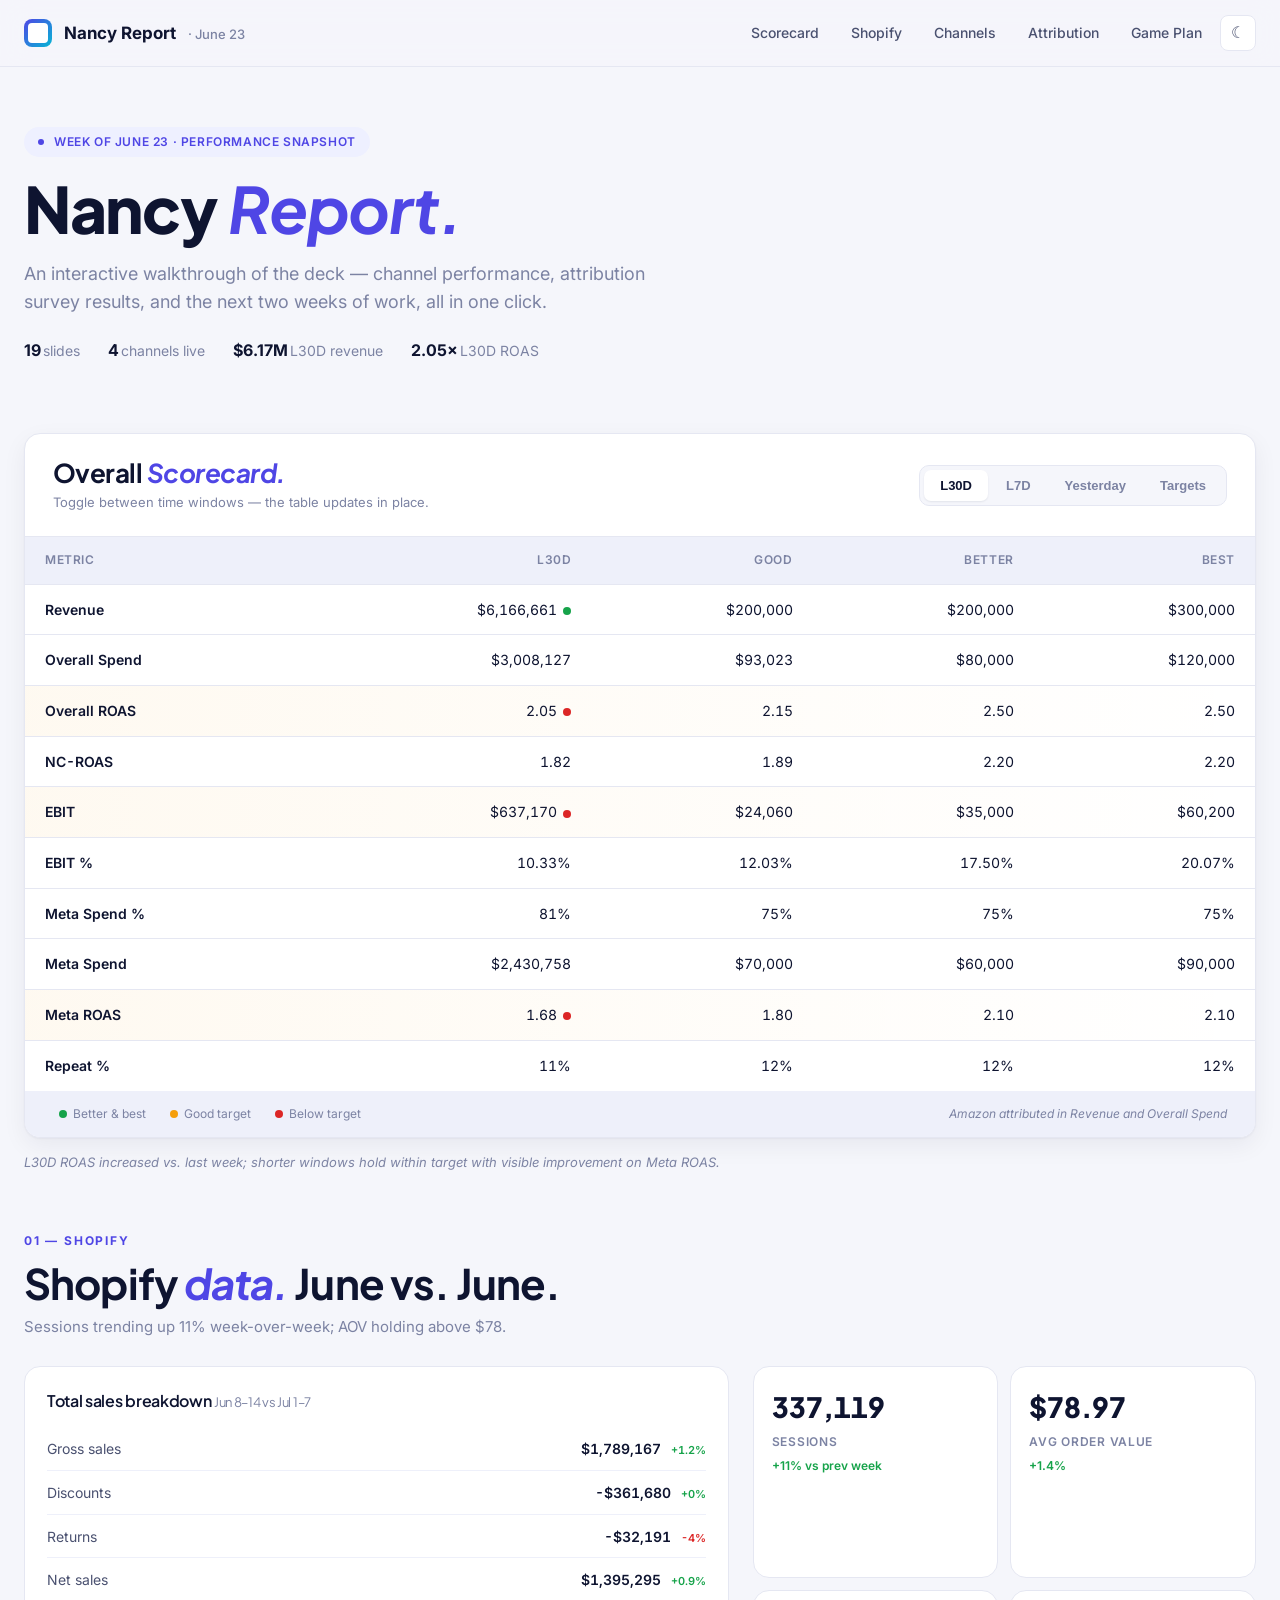
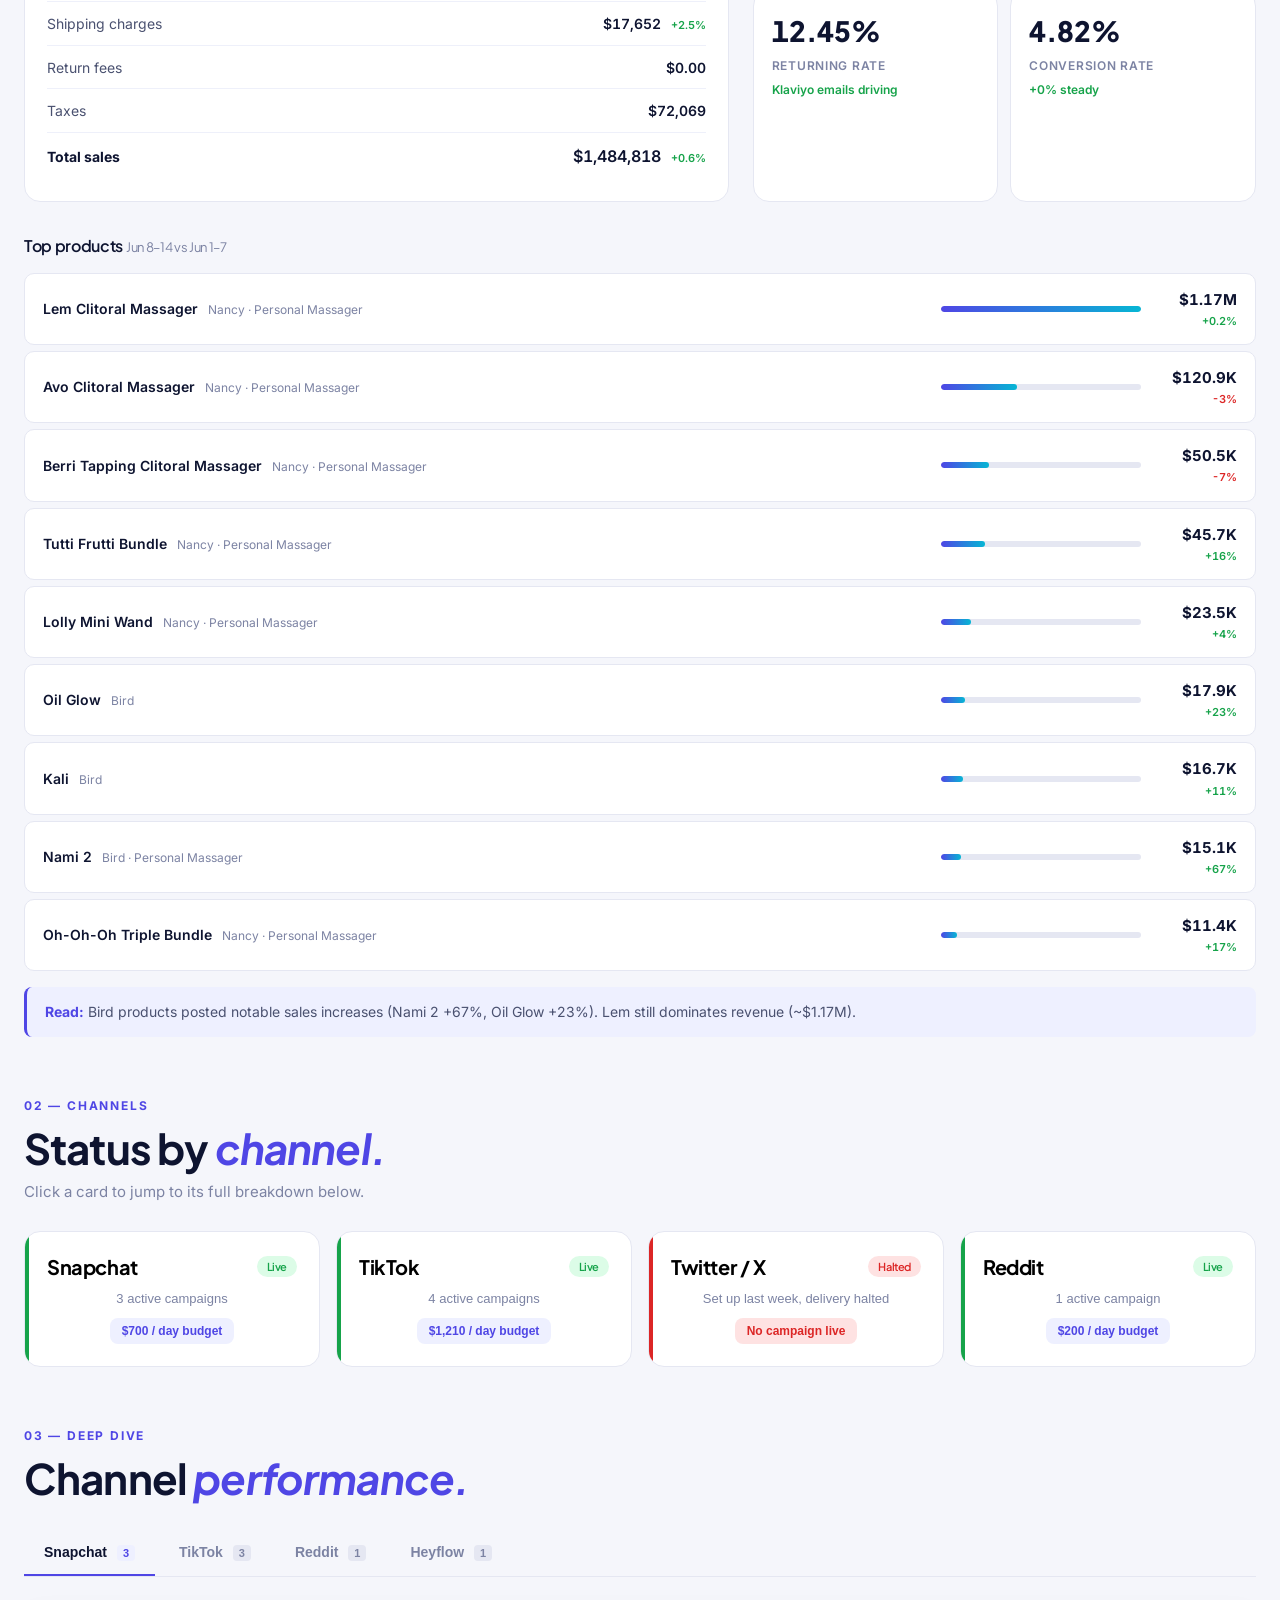
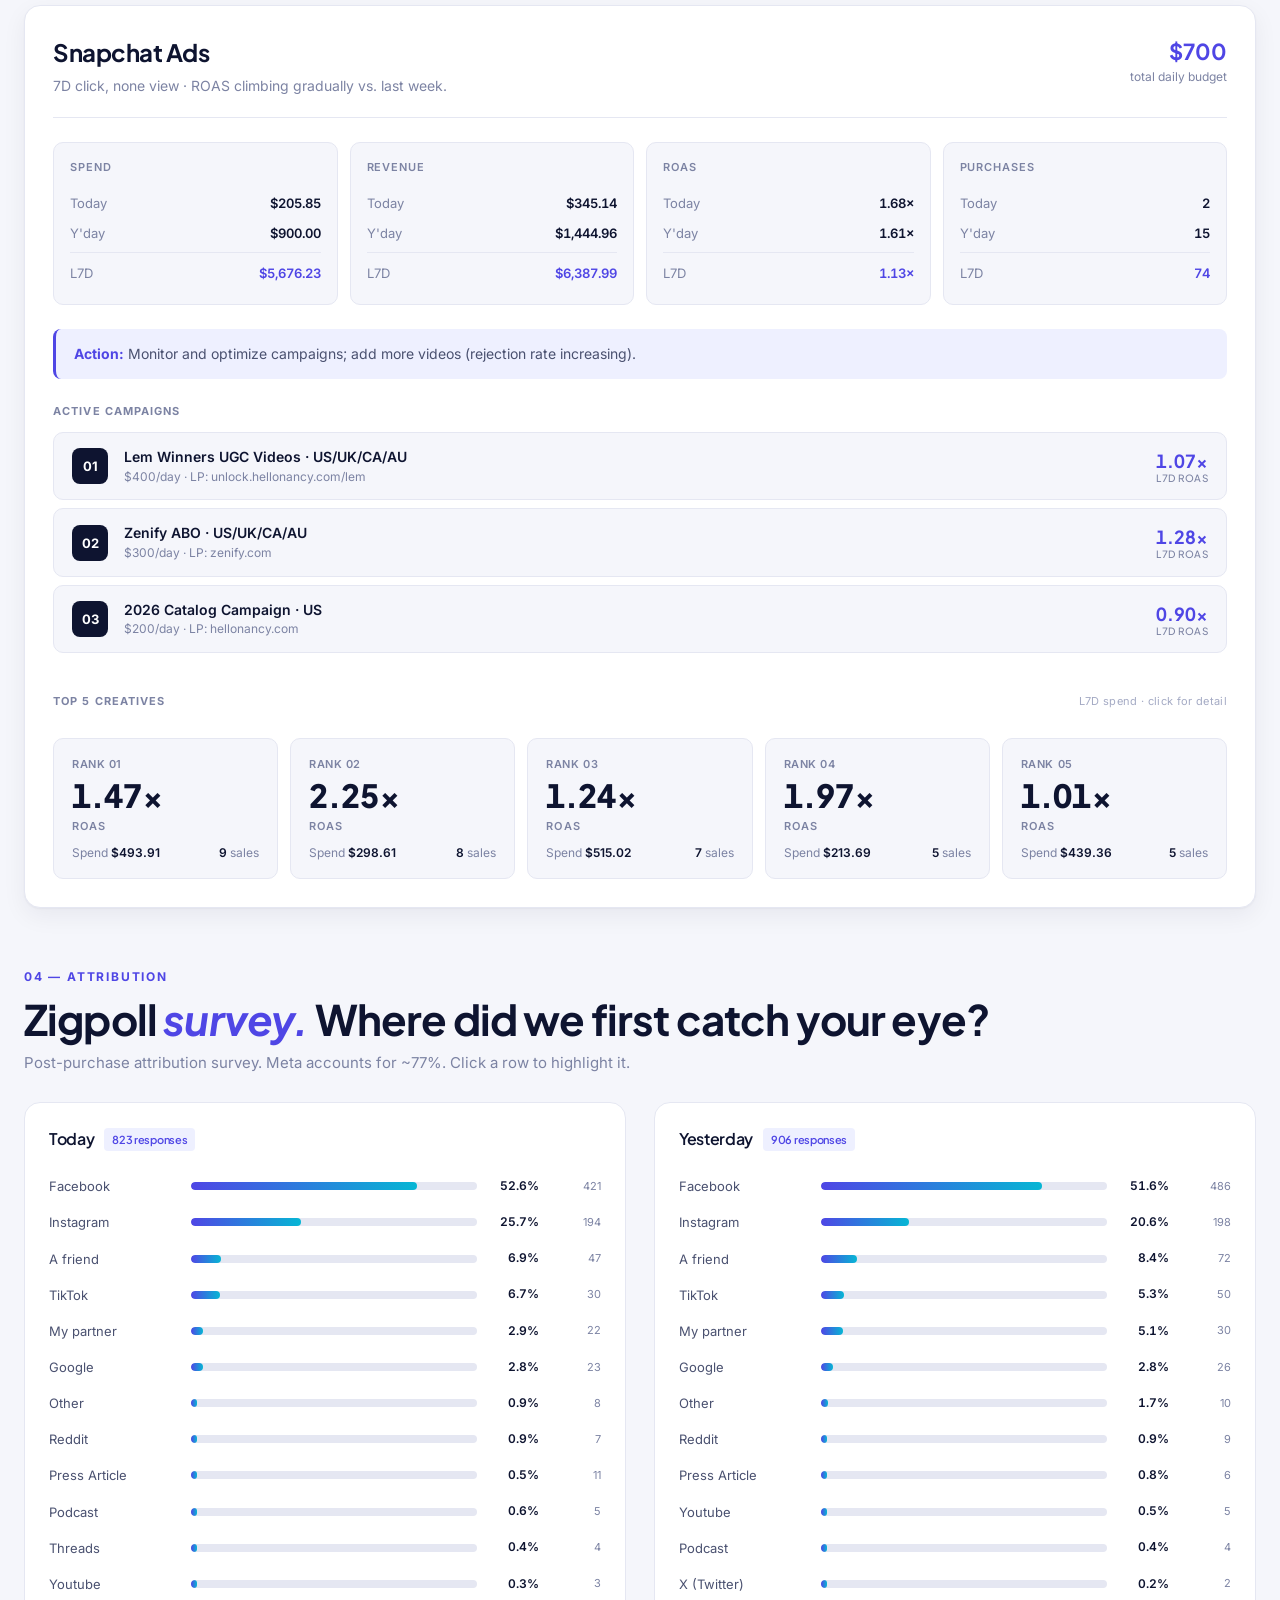
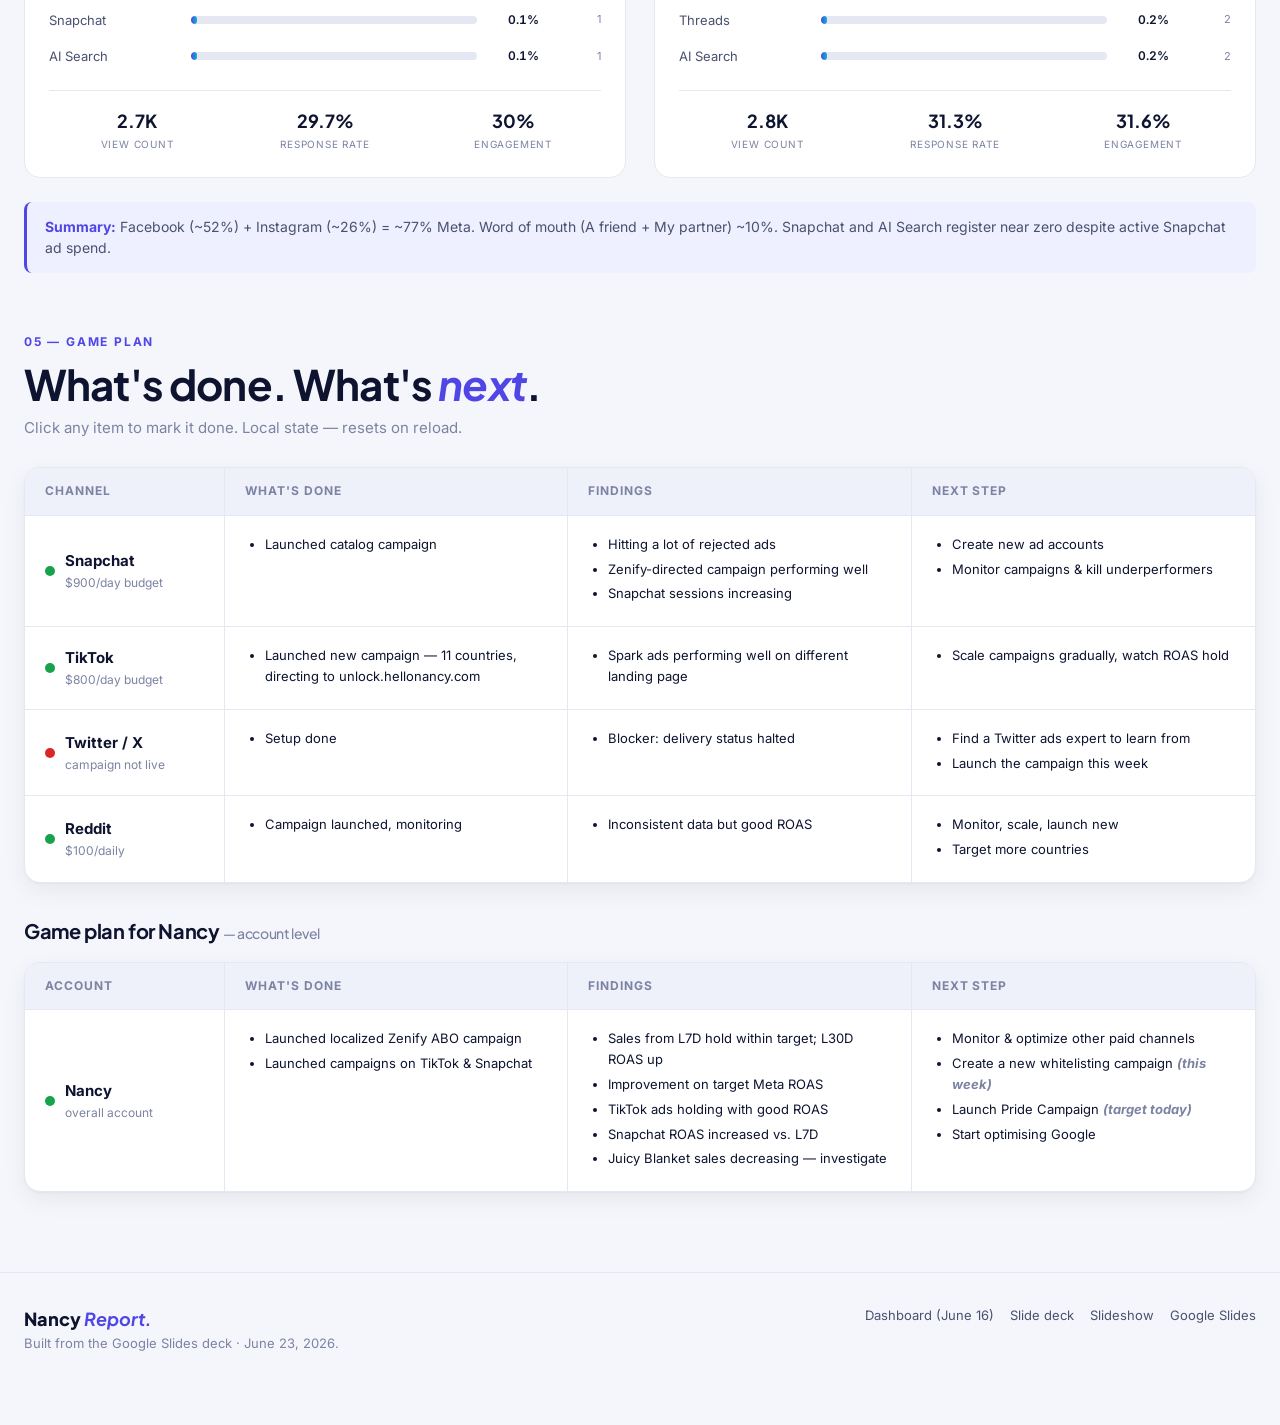
<file: report.html>
<!DOCTYPE html>
<html lang="en">
<head>
<meta charset="UTF-8" />
<meta name="viewport" content="width=device-width, initial-scale=1" />
<title>Nancy Report — June 23 · Interactive</title>
<meta name="description" content="Interactive Nancy Report — overall scorecard, channels, Zigpoll attribution, and the game plan." />
<link rel="preconnect" href="https://fonts.googleapis.com" />
<link rel="preconnect" href="https://fonts.gstatic.com" crossorigin />
<link href="https://fonts.googleapis.com/css2?family=Inter:wght@300;400;500;600;700;800&family=Plus+Jakarta+Sans:wght@500;600;700;800&display=swap" rel="stylesheet" />
<style>
:root {
  --bg: #f5f6fb;
  --bg-2: #ffffff;
  --ink: #0e1430;
  --ink-2: #4a5170;
  --muted: #7c83a3;
  --dim: #a4aac4;
  --line: #e5e7f2;
  --line-2: #eef0fa;
  --brand: #4f46e5;
  --brand-2: #6366f1;
  --brand-soft: #eef0ff;
  --accent: #06b6d4;
  --good: #16a34a;
  --good-soft: #dcfce7;
  --warn: #f59e0b;
  --warn-soft: #fef3c7;
  --bad: #dc2626;
  --bad-soft: #fee2e2;
  --shadow: 0 1px 2px rgba(14,20,48,.04), 0 8px 24px rgba(14,20,48,.06);
  --shadow-lg: 0 4px 8px rgba(14,20,48,.04), 0 24px 56px rgba(14,20,48,.1);
  --radius: 16px;
  --radius-sm: 10px;
}
[data-theme="dark"] {
  --bg: #0a0d1e;
  --bg-2: #131836;
  --ink: #f5f7ff;
  --ink-2: #c2c9e8;
  --muted: #8b91b5;
  --dim: #5a6088;
  --line: #232847;
  --line-2: #1a1f3f;
  --brand: #818cf8;
  --brand-2: #a5b4fc;
  --brand-soft: #1c2350;
  --good-soft: #0f3a23;
  --warn-soft: #3a2a0a;
  --bad-soft: #3a1414;
  --shadow: 0 1px 2px rgba(0,0,0,.3), 0 8px 24px rgba(0,0,0,.4);
  --shadow-lg: 0 4px 8px rgba(0,0,0,.3), 0 24px 56px rgba(0,0,0,.5);
}
* { box-sizing: border-box; }
html { scroll-behavior: smooth; }
body {
  margin: 0;
  font-family: 'Inter', -apple-system, sans-serif;
  background: var(--bg);
  color: var(--ink);
  font-size: 15px;
  line-height: 1.55;
  -webkit-font-smoothing: antialiased;
  transition: background .25s, color .25s;
}
h1, h2, h3, h4 { font-family: 'Plus Jakarta Sans', sans-serif; letter-spacing: -0.02em; margin: 0; }
h1 { font-size: clamp(36px, 5vw, 64px); font-weight: 800; line-height: 1.05; }
h2 { font-size: clamp(28px, 3.5vw, 42px); font-weight: 700; line-height: 1.15; }
h3 { font-size: 20px; font-weight: 700; }
h4 { font-size: 16px; font-weight: 600; }
em { font-style: italic; color: var(--brand); font-weight: 700; }

/* ===== NAV ===== */
.nav {
  position: sticky; top: 0; z-index: 100;
  background: color-mix(in srgb, var(--bg) 80%, transparent);
  backdrop-filter: saturate(180%) blur(14px);
  -webkit-backdrop-filter: saturate(180%) blur(14px);
  border-bottom: 1px solid var(--line);
}
.nav-inner {
  max-width: 1280px; margin: 0 auto; padding: 14px 24px;
  display: flex; align-items: center; justify-content: space-between; gap: 24px;
}
.brand { display: flex; align-items: center; gap: 12px; font-weight: 700; font-size: 17px; }
.brand-dot {
  width: 28px; height: 28px; border-radius: 8px;
  background: linear-gradient(135deg, var(--brand), var(--accent));
  position: relative;
}
.brand-dot::after {
  content: ''; position: absolute; inset: 4px; border-radius: 4px;
  background: var(--bg-2);
}
.nav-links { display: flex; gap: 4px; align-items: center; }
.nav-link {
  text-decoration: none; color: var(--ink-2); font-size: 14px; font-weight: 500;
  padding: 8px 14px; border-radius: 8px; transition: all .15s;
}
.nav-link:hover { background: var(--line-2); color: var(--ink); }
.nav-link.primary {
  background: var(--ink); color: var(--bg-2); padding: 9px 18px;
}
.nav-link.primary:hover { background: var(--brand); }
.icon-btn {
  width: 36px; height: 36px; border-radius: 8px; border: 1px solid var(--line);
  background: var(--bg-2); cursor: pointer; color: var(--ink-2);
  display: inline-flex; align-items: center; justify-content: center;
  transition: all .15s; font-size: 16px;
}
.icon-btn:hover { background: var(--line-2); color: var(--ink); }

/* ===== HERO ===== */
.hero { max-width: 1280px; margin: 0 auto; padding: 60px 24px 40px; }
.hero-eyebrow {
  display: inline-flex; align-items: center; gap: 10px;
  background: var(--brand-soft); color: var(--brand);
  padding: 6px 14px; border-radius: 999px; font-size: 12px; font-weight: 600;
  letter-spacing: 0.05em; text-transform: uppercase;
}
.hero-eyebrow::before {
  content: ''; width: 6px; height: 6px; border-radius: 50%; background: var(--brand);
  animation: pulse 2s ease-in-out infinite;
}
@keyframes pulse {
  0%, 100% { opacity: 1; transform: scale(1); }
  50% { opacity: .5; transform: scale(1.3); }
}
.hero h1 { margin: 18px 0 12px; }
.hero .lead { color: var(--muted); font-size: 18px; max-width: 640px; }
.hero-meta { display: flex; gap: 28px; margin-top: 22px; flex-wrap: wrap; }
.hero-meta span { color: var(--muted); font-size: 14px; }
.hero-meta strong { color: var(--ink); font-weight: 700; font-size: 16px; margin-right: 2px; }

/* ===== SCORECARD ===== */
.scorecard {
  max-width: 1280px; margin: 30px auto; padding: 0 24px;
}
.scorecard-card {
  background: var(--bg-2); border-radius: var(--radius);
  border: 1px solid var(--line); box-shadow: var(--shadow);
  overflow: hidden;
}
.scorecard-head {
  padding: 24px 28px; border-bottom: 1px solid var(--line);
  display: flex; justify-content: space-between; align-items: center; flex-wrap: wrap; gap: 16px;
}
.scorecard-head h2 { font-size: 26px; }
.scorecard-head p { color: var(--muted); margin: 4px 0 0; font-size: 13px; }
.period-tabs {
  display: inline-flex; background: var(--bg); padding: 4px;
  border-radius: 10px; border: 1px solid var(--line); gap: 2px;
}
.period-tab {
  border: 0; background: transparent; color: var(--muted);
  font-size: 13px; font-weight: 600; padding: 8px 16px; border-radius: 7px;
  cursor: pointer; transition: all .15s;
}
.period-tab.active {
  background: var(--bg-2); color: var(--ink);
  box-shadow: 0 1px 2px rgba(14,20,48,.08);
}
.scorecard-table { width: 100%; border-collapse: collapse; font-size: 14px; }
.scorecard-table thead th {
  text-align: left; padding: 14px 20px; font-weight: 600;
  color: var(--muted); background: var(--line-2);
  font-size: 12px; letter-spacing: 0.05em; text-transform: uppercase;
  border-bottom: 1px solid var(--line);
}
.scorecard-table thead th:not(:first-child) { text-align: right; }
.scorecard-table tbody td {
  padding: 14px 20px; border-bottom: 1px solid var(--line);
  font-variant-numeric: tabular-nums;
}
.scorecard-table tbody td:not(:first-child) { text-align: right; }
.scorecard-table tbody tr:hover { background: var(--line-2); }
.scorecard-table tbody tr:last-child td { border-bottom: 0; }
.scorecard-table .row-label { font-weight: 600; color: var(--ink); }
.scorecard-table .row-good { background: linear-gradient(90deg, rgba(22,163,74,.06), transparent); }
.scorecard-table .row-warn { background: linear-gradient(90deg, rgba(245,158,11,.06), transparent); }
.dot { display: inline-block; width: 8px; height: 8px; border-radius: 50%; margin-left: 6px; vertical-align: middle; }
.dot.good { background: var(--good); }
.dot.warn { background: var(--warn); }
.dot.bad { background: var(--bad); }
.scorecard-foot { padding: 14px 28px; background: var(--line-2); font-size: 12px; color: var(--muted); display: flex; gap: 18px; flex-wrap: wrap; }
.legend { display: inline-flex; align-items: center; gap: 6px; }

/* ===== SECTIONS ===== */
section { max-width: 1280px; margin: 60px auto; padding: 0 24px; }
.section-head { margin-bottom: 28px; }
.section-num {
  display: block; font-size: 12px; letter-spacing: 0.15em;
  text-transform: uppercase; color: var(--brand); font-weight: 700; margin-bottom: 8px;
}
.section-head p { color: var(--muted); margin: 8px 0 0; max-width: 620px; }

/* ===== STATUS CARDS ===== */
.status-grid {
  display: grid; grid-template-columns: repeat(auto-fit, minmax(260px, 1fr));
  gap: 16px;
}
.status-card {
  background: var(--bg-2); border: 1px solid var(--line);
  border-radius: var(--radius); padding: 22px;
  cursor: pointer; transition: all .2s;
  position: relative; overflow: hidden;
}
.status-card::before {
  content: ''; position: absolute; left: 0; top: 0; bottom: 0; width: 4px;
  background: var(--good);
}
.status-card.warn::before { background: var(--warn); }
.status-card.bad::before { background: var(--bad); }
.status-card:hover { transform: translateY(-2px); box-shadow: var(--shadow-lg); border-color: var(--brand); }
.status-card h3 { display: flex; align-items: center; gap: 10px; }
.status-card .pill {
  display: inline-flex; align-items: center; gap: 6px; font-size: 11px;
  padding: 4px 10px; border-radius: 999px; font-weight: 600;
  background: var(--good-soft); color: var(--good); margin-left: auto;
}
.status-card.bad .pill { background: var(--bad-soft); color: var(--bad); }
.status-card .meta { color: var(--muted); font-size: 13px; margin: 12px 0; }
.status-card .budget {
  display: inline-block; padding: 6px 12px; background: var(--brand-soft);
  color: var(--brand); border-radius: 8px; font-size: 12px; font-weight: 600;
  font-variant-numeric: tabular-nums;
}

/* ===== TABS ===== */
.tabs-bar {
  display: flex; gap: 4px; border-bottom: 1px solid var(--line);
  margin-bottom: 28px; overflow-x: auto; padding-bottom: 1px;
}
.tab-btn {
  border: 0; background: transparent; padding: 14px 20px;
  font-size: 14px; font-weight: 600; color: var(--muted);
  cursor: pointer; position: relative; transition: color .15s;
  white-space: nowrap;
}
.tab-btn::after {
  content: ''; position: absolute; left: 0; right: 0; bottom: -1px; height: 2px;
  background: transparent; transition: background .2s;
}
.tab-btn:hover { color: var(--ink); }
.tab-btn.active { color: var(--ink); }
.tab-btn.active::after { background: var(--brand); }
.tab-btn .count {
  display: inline-block; background: var(--line);
  border-radius: 4px; font-size: 11px; padding: 2px 6px; margin-left: 6px;
  color: var(--muted); font-weight: 600;
}
.tab-btn.active .count { background: var(--brand-soft); color: var(--brand); }
.panel { display: none; animation: fadeIn .25s ease; }
.panel.active { display: block; }
@keyframes fadeIn { from { opacity: 0; transform: translateY(4px); } to { opacity: 1; transform: none; } }

/* ===== CHANNEL CARD ===== */
.channel-card {
  background: var(--bg-2); border: 1px solid var(--line);
  border-radius: var(--radius); padding: 28px; box-shadow: var(--shadow);
}
.channel-head {
  display: flex; justify-content: space-between; align-items: flex-start;
  gap: 20px; flex-wrap: wrap; padding-bottom: 20px; border-bottom: 1px solid var(--line);
  margin-bottom: 24px;
}
.channel-head h3 { font-size: 24px; }
.channel-head .sub { color: var(--muted); font-size: 14px; margin-top: 4px; }
.channel-budget {
  text-align: right;
}
.channel-budget .big {
  font-size: 22px; font-weight: 700; color: var(--brand);
  font-family: 'Plus Jakarta Sans', sans-serif;
}
.channel-budget .small { color: var(--muted); font-size: 12px; }

.metrics-grid {
  display: grid; grid-template-columns: repeat(auto-fit, minmax(180px, 1fr));
  gap: 12px; margin-bottom: 24px;
}
.metric {
  background: var(--bg); border: 1px solid var(--line);
  border-radius: var(--radius-sm); padding: 16px;
}
.metric-label {
  font-size: 11px; letter-spacing: 0.08em; text-transform: uppercase;
  color: var(--muted); font-weight: 600; margin-bottom: 12px;
}
.metric-row {
  display: flex; justify-content: space-between; padding: 5px 0;
  font-size: 13px;
}
.metric-row .k { color: var(--muted); }
.metric-row .v { font-weight: 600; color: var(--ink); font-variant-numeric: tabular-nums; }
.metric-row.hi { border-top: 1px solid var(--line); padding-top: 10px; margin-top: 4px; }
.metric-row.hi .v { color: var(--brand); }

/* ===== CAMPAIGNS ===== */
.sub-title {
  font-size: 11px; letter-spacing: 0.1em; text-transform: uppercase;
  color: var(--muted); font-weight: 700; margin: 24px 0 12px;
  display: flex; justify-content: space-between; align-items: baseline;
}
.sub-title .note { font-size: 11px; color: var(--dim); text-transform: none; letter-spacing: 0.03em; font-weight: 400; }
.campaign-list { display: flex; flex-direction: column; gap: 8px; }
.campaign {
  display: grid; grid-template-columns: 36px 1fr auto; gap: 16px; align-items: center;
  background: var(--bg); border: 1px solid var(--line);
  border-radius: var(--radius-sm); padding: 14px 18px;
  cursor: pointer; transition: all .15s; text-align: left;
  font-family: inherit; color: inherit; width: 100%;
}
.campaign:hover { border-color: var(--brand); background: var(--brand-soft); }
.campaign .ix {
  width: 36px; height: 36px; border-radius: 8px;
  background: var(--ink); color: var(--bg-2);
  display: flex; align-items: center; justify-content: center;
  font-weight: 700; font-size: 13px;
}
.campaign .nm { font-weight: 600; font-size: 14px; line-height: 1.4; }
.campaign .nm small { display: block; color: var(--muted); font-weight: 400; font-size: 12px; margin-top: 2px; }
.campaign .rt {
  font-size: 18px; font-weight: 700; color: var(--brand);
  text-align: right; font-variant-numeric: tabular-nums;
  font-family: 'Plus Jakarta Sans', sans-serif;
}
.campaign .rt small { display: block; color: var(--muted); font-size: 10px; font-weight: 500; text-transform: uppercase; letter-spacing: 0.05em; }

/* ===== CREATIVES ===== */
.creatives-grid {
  display: grid; grid-template-columns: repeat(auto-fit, minmax(180px, 1fr));
  gap: 12px;
}
.creative {
  background: var(--bg); border: 1px solid var(--line); border-radius: var(--radius-sm);
  padding: 18px; cursor: pointer; transition: all .15s;
  font-family: inherit; color: inherit; text-align: left;
  position: relative; overflow: hidden;
}
.creative:hover { transform: translateY(-3px); box-shadow: var(--shadow); border-color: var(--brand); }
.creative .rank {
  font-size: 11px; color: var(--muted); font-weight: 600; letter-spacing: 0.05em;
}
.creative .big {
  font-size: 32px; font-weight: 800;
  font-family: 'Plus Jakarta Sans', sans-serif;
  color: var(--ink); margin: 4px 0;
  font-variant-numeric: tabular-nums;
}
.creative .lbl { font-size: 11px; color: var(--muted); letter-spacing: 0.1em; text-transform: uppercase; font-weight: 600; }
.creative .stats {
  display: flex; justify-content: space-between; margin-top: 12px;
  font-size: 12px; color: var(--muted);
}
.creative .stats strong { color: var(--ink); font-weight: 600; }
.creative .bar {
  position: absolute; left: 0; right: 0; bottom: 0; height: 3px;
  background: linear-gradient(90deg, var(--brand), var(--accent));
  transform: scaleX(0); transform-origin: left; transition: transform .3s;
}
.creative:hover .bar { transform: scaleX(1); }

/* ===== NOTE ===== */
.note {
  background: var(--brand-soft); border-left: 3px solid var(--brand);
  padding: 14px 18px; border-radius: 8px; font-size: 14px;
  color: var(--ink-2); margin: 16px 0;
}
.note strong { color: var(--brand); }

/* ===== ZIGPOLL ===== */
.zigpoll-grid {
  display: grid; grid-template-columns: 1fr 1fr; gap: 28px;
}
@media (max-width: 720px) { .zigpoll-grid { grid-template-columns: 1fr; } }
.zigpoll-card { background: var(--bg-2); border: 1px solid var(--line); border-radius: var(--radius); padding: 24px; }
.zigpoll-card h4 { margin-bottom: 16px; display: flex; align-items: center; gap: 10px; }
.zigpoll-card h4 .tag { font-size: 11px; padding: 3px 8px; border-radius: 4px; background: var(--brand-soft); color: var(--brand); font-weight: 600; }
.poll-bar { display: flex; align-items: center; gap: 12px; padding: 8px 0; font-size: 13px; }
.poll-bar .lbl { width: 130px; color: var(--ink-2); flex-shrink: 0; }
.poll-bar .bar-wrap { flex: 1; height: 8px; background: var(--line); border-radius: 999px; overflow: hidden; }
.poll-bar .bar { height: 100%; background: linear-gradient(90deg, var(--brand), var(--accent)); border-radius: 999px; transition: width 1s ease; }
.poll-bar .pct { width: 50px; text-align: right; font-weight: 600; color: var(--ink); font-variant-numeric: tabular-nums; font-size: 12px; }
.poll-bar .ct { width: 50px; text-align: right; color: var(--muted); font-size: 11px; }

.poll-stats {
  display: grid; grid-template-columns: repeat(3, 1fr); gap: 12px;
  margin-top: 16px; padding-top: 16px; border-top: 1px solid var(--line);
}
.poll-stat { text-align: center; }
.poll-stat .v { font-size: 18px; font-weight: 700; color: var(--ink); font-family: 'Plus Jakarta Sans', sans-serif; }
.poll-stat .k { font-size: 10px; color: var(--muted); letter-spacing: 0.08em; text-transform: uppercase; margin-top: 2px; }

/* ===== SHOPIFY ===== */
.shopify-grid {
  display: grid; grid-template-columns: 1.4fr 1fr; gap: 24px;
}
@media (max-width: 880px) { .shopify-grid { grid-template-columns: 1fr; } }
.shopify-card {
  background: var(--bg-2); border: 1px solid var(--line);
  border-radius: var(--radius); padding: 22px;
}
.shopify-card h4 { margin-bottom: 14px; }
.kv-list { display: flex; flex-direction: column; gap: 1px; }
.kv {
  display: flex; justify-content: space-between; align-items: center;
  padding: 10px 0; border-bottom: 1px solid var(--line-2); font-size: 14px;
}
.kv:last-child { border-bottom: 0; }
.kv .k { color: var(--ink-2); }
.kv .v { font-weight: 600; font-variant-numeric: tabular-nums; }
.kv .delta { font-size: 11px; color: var(--good); margin-left: 6px; font-weight: 600; }
.kv .delta.neg { color: var(--bad); }

.stat-tiles {
  display: grid; grid-template-columns: repeat(2, 1fr); gap: 12px;
}
.stat-tile {
  background: var(--bg-2); border: 1px solid var(--line);
  border-radius: var(--radius); padding: 18px;
}
.stat-tile .v {
  font-size: 28px; font-weight: 800;
  font-family: 'Plus Jakarta Sans', sans-serif;
  font-variant-numeric: tabular-nums;
}
.stat-tile .k { font-size: 12px; color: var(--muted); letter-spacing: 0.06em; text-transform: uppercase; margin-top: 4px; font-weight: 600; }
.stat-tile .delta { font-size: 12px; color: var(--good); margin-top: 6px; font-weight: 600; }
.stat-tile .delta.neg { color: var(--bad); }

/* ===== PRODUCT BREAKDOWN ===== */
.product-list { display: flex; flex-direction: column; gap: 6px; }
.product-row {
  background: var(--bg-2); border: 1px solid var(--line);
  border-radius: var(--radius-sm); padding: 14px 18px;
  display: grid; grid-template-columns: 1fr auto auto; gap: 16px;
  align-items: center; transition: all .15s;
}
.product-row:hover { border-color: var(--brand); }
.product-row .nm { font-weight: 600; font-size: 14px; }
.product-row .nm small { color: var(--muted); font-weight: 400; margin-left: 6px; font-size: 12px; }
.product-row .bar-wrap { width: 200px; height: 6px; background: var(--line); border-radius: 999px; overflow: hidden; }
.product-row .bar { height: 100%; background: linear-gradient(90deg, var(--brand), var(--accent)); border-radius: 999px; }
.product-row .val { font-weight: 700; font-variant-numeric: tabular-nums; min-width: 80px; text-align: right; }
.product-row .val small { display: block; color: var(--good); font-weight: 600; font-size: 11px; margin-top: 2px; }
.product-row .val small.neg { color: var(--bad); }
@media (max-width: 720px) { .product-row { grid-template-columns: 1fr; } .product-row .bar-wrap { width: 100%; } }

/* ===== GAME PLAN ===== */
.plan-matrix {
  background: var(--bg-2); border: 1px solid var(--line);
  border-radius: var(--radius); overflow: hidden; box-shadow: var(--shadow);
}
.plan-row {
  display: grid; grid-template-columns: 200px 1fr 1fr 1fr;
  border-bottom: 1px solid var(--line);
}
.plan-row:last-child { border-bottom: 0; }
.plan-row.head { background: var(--line-2); font-weight: 700; font-size: 12px; letter-spacing: 0.08em; text-transform: uppercase; color: var(--muted); }
.plan-row.head > div { padding: 14px 20px; }
.plan-row > div { padding: 18px 20px; border-right: 1px solid var(--line); }
.plan-row > div:last-child { border-right: 0; }
.plan-channel {
  font-weight: 700; display: flex; align-items: center; gap: 10px;
}
.plan-channel .pill {
  display: inline-block; width: 10px; height: 10px; border-radius: 50%;
  background: var(--good);
}
.plan-channel .pill.bad { background: var(--bad); }
.plan-channel small { display: block; color: var(--muted); font-weight: 400; font-size: 12px; margin-top: 2px; }
.plan-row ul { margin: 0; padding-left: 20px; font-size: 13px; line-height: 1.6; }
.plan-row ul li { margin-bottom: 4px; cursor: pointer; transition: all .15s; }
.plan-row ul li:hover { color: var(--brand); }
.plan-row ul li.done { color: var(--muted); text-decoration: line-through; }
@media (max-width: 880px) { .plan-row { grid-template-columns: 1fr; } .plan-row > div { border-right: 0; border-bottom: 1px solid var(--line-2); } }

/* ===== MODAL ===== */
.modal-bg {
  position: fixed; inset: 0; background: rgba(14,20,48,.6);
  backdrop-filter: blur(8px); z-index: 1000;
  opacity: 0; pointer-events: none; transition: opacity .2s;
  display: flex; align-items: center; justify-content: center; padding: 24px;
}
.modal-bg.open { opacity: 1; pointer-events: auto; }
.modal {
  background: var(--bg-2); border-radius: var(--radius);
  max-width: 480px; width: 100%; padding: 28px; position: relative;
  transform: scale(.95); transition: transform .2s;
}
.modal-bg.open .modal { transform: scale(1); }
.modal-close {
  position: absolute; top: 12px; right: 12px;
  width: 32px; height: 32px; border-radius: 8px; border: 0;
  background: transparent; cursor: pointer; font-size: 18px; color: var(--muted);
}
.modal-close:hover { background: var(--line-2); color: var(--ink); }
.modal-tag {
  display: inline-block; font-size: 11px; padding: 4px 10px;
  background: var(--brand-soft); color: var(--brand);
  border-radius: 999px; font-weight: 600; letter-spacing: 0.05em; text-transform: uppercase;
}
.modal h3 { margin: 14px 0 8px; }
.modal p { color: var(--muted); margin: 0 0 16px; font-size: 14px; }
.modal-stats {
  display: grid; grid-template-columns: repeat(3, 1fr); gap: 12px;
  margin: 16px 0;
}
.modal-stat {
  background: var(--bg); border-radius: var(--radius-sm);
  padding: 12px; text-align: center;
}
.modal-stat .v { font-size: 22px; font-weight: 700; color: var(--brand); font-family: 'Plus Jakarta Sans', sans-serif; }
.modal-stat .k { font-size: 11px; color: var(--muted); letter-spacing: 0.05em; text-transform: uppercase; margin-top: 4px; }

/* ===== FOOTER ===== */
.foot {
  max-width: 1280px; margin: 80px auto 40px; padding: 32px 24px;
  border-top: 1px solid var(--line);
  display: flex; justify-content: space-between; gap: 24px; flex-wrap: wrap;
  color: var(--muted); font-size: 13px;
}
.foot-brand { font-family: 'Plus Jakarta Sans', sans-serif; font-weight: 800; color: var(--ink); font-size: 18px; }
.foot-links { display: flex; gap: 16px; flex-wrap: wrap; }
.foot-links a { color: var(--ink-2); text-decoration: none; }
.foot-links a:hover { color: var(--brand); }

/* ===== FAB ===== */
.fab {
  position: fixed; bottom: 24px; right: 24px;
  width: 48px; height: 48px; border-radius: 50%;
  background: var(--ink); color: var(--bg-2);
  border: 0; cursor: pointer; box-shadow: var(--shadow-lg);
  display: flex; align-items: center; justify-content: center;
  opacity: 0; transform: translateY(20px); transition: all .2s;
  z-index: 50;
}
.fab.show { opacity: 1; transform: none; }
.fab:hover { background: var(--brand); }

/* ===== REVEAL ===== */
.reveal { opacity: 0; transform: translateY(20px); transition: all .6s ease; }
.reveal.in { opacity: 1; transform: none; }

@media (max-width: 720px) {
  .nav-inner { padding: 12px 16px; }
  .nav-link:not(.primary) { display: none; }
  .hero { padding: 40px 16px 20px; }
  .scorecard, section { padding-left: 16px; padding-right: 16px; }
  .scorecard-head, .channel-card { padding: 20px; }
  .scorecard-table thead th, .scorecard-table tbody td { padding: 12px 14px; font-size: 13px; }
}
</style>
</head>
<body>

<!-- ============ NAV ============ -->
<header class="nav">
  <div class="nav-inner">
    <div class="brand"><span class="brand-dot"></span><span>Nancy Report <em style="color:var(--muted);font-style:normal;font-weight:500;font-size:13px;margin-left:8px">· June 23</em></span></div>
    <nav class="nav-links">
      <a class="nav-link" href="#scorecard">Scorecard</a>
      <a class="nav-link" href="#shopify">Shopify</a>
      <a class="nav-link" href="#channels">Channels</a>
      <a class="nav-link" href="#attribution">Attribution</a>
      <a class="nav-link" href="#plan">Game Plan</a>
      <button class="icon-btn" id="themeToggle" aria-label="Toggle theme">☾</button>
    </nav>
  </div>
</header>

<!-- ============ HERO ============ -->
<section class="hero">
  <div class="hero-eyebrow">Week of June 23 · Performance Snapshot</div>
  <h1>Nancy <em>Report.</em></h1>
  <p class="lead">An interactive walkthrough of the deck — channel performance, attribution survey results, and the next two weeks of work, all in one click.</p>
  <div class="hero-meta">
    <span><strong>19</strong>slides</span>
    <span><strong>4</strong>channels live</span>
    <span><strong>$6.17M</strong>L30D revenue</span>
    <span><strong>2.05×</strong>L30D ROAS</span>
  </div>
</section>

<!-- ============ SCORECARD ============ -->
<section id="scorecard" class="scorecard reveal">
  <div class="scorecard-card">
    <div class="scorecard-head">
      <div>
        <h2>Overall <em>Scorecard.</em></h2>
        <p>Toggle between time windows — the table updates in place.</p>
      </div>
      <div class="period-tabs" role="tablist" id="periodTabs">
        <button class="period-tab active" data-period="L30D">L30D</button>
        <button class="period-tab" data-period="L7D">L7D</button>
        <button class="period-tab" data-period="Yesterday">Yesterday</button>
        <button class="period-tab" data-period="Targets">Targets</button>
      </div>
    </div>
    <table class="scorecard-table">
      <thead>
        <tr>
          <th>Metric</th>
          <th id="th-period">L30D</th>
          <th>Good</th>
          <th>Better</th>
          <th>Best</th>
        </tr>
      </thead>
      <tbody id="scorecardBody"></tbody>
    </table>
    <div class="scorecard-foot">
      <span class="legend"><span class="dot good"></span>Better &amp; best</span>
      <span class="legend"><span class="dot warn"></span>Good target</span>
      <span class="legend"><span class="dot bad"></span>Below target</span>
      <span style="margin-left:auto;font-style:italic">Amazon attributed in Revenue and Overall Spend</span>
    </div>
  </div>
  <p style="font-size:13px;color:var(--muted);margin-top:14px;font-style:italic">
    L30D ROAS increased vs. last week; shorter windows hold within target with visible improvement on Meta ROAS.
  </p>
</section>

<!-- ============ SHOPIFY ============ -->
<section id="shopify" class="reveal">
  <div class="section-head">
    <span class="section-num">01 — Shopify</span>
    <h2>Shopify <em>data.</em> June vs. June.</h2>
    <p>Sessions trending up 11% week-over-week; AOV holding above $78.</p>
  </div>

  <div class="shopify-grid">
    <div class="shopify-card">
      <h4>Total sales breakdown <span style="color:var(--muted);font-weight:400;font-size:13px">Jun 8–14 vs Jul 1–7</span></h4>
      <div class="kv-list">
        <div class="kv"><span class="k">Gross sales</span><span class="v">$1,789,167 <span class="delta">+1.2%</span></span></div>
        <div class="kv"><span class="k">Discounts</span><span class="v">-$361,680 <span class="delta">+0%</span></span></div>
        <div class="kv"><span class="k">Returns</span><span class="v">-$32,191 <span class="delta neg">-4%</span></span></div>
        <div class="kv"><span class="k">Net sales</span><span class="v">$1,395,295 <span class="delta">+0.9%</span></span></div>
        <div class="kv"><span class="k">Shipping charges</span><span class="v">$17,652 <span class="delta">+2.5%</span></span></div>
        <div class="kv"><span class="k">Return fees</span><span class="v">$0.00</span></div>
        <div class="kv"><span class="k">Taxes</span><span class="v">$72,069</span></div>
        <div class="kv"><span class="k" style="font-weight:700;color:var(--ink)">Total sales</span><span class="v" style="font-size:16px">$1,484,818 <span class="delta">+0.6%</span></span></div>
      </div>
    </div>

    <div class="stat-tiles">
      <div class="stat-tile">
        <div class="v" data-count="341253">0</div>
        <div class="k">Sessions</div>
        <div class="delta">+11% vs prev week</div>
      </div>
      <div class="stat-tile">
        <div class="v">$78.97</div>
        <div class="k">Avg order value</div>
        <div class="delta">+1.4%</div>
      </div>
      <div class="stat-tile">
        <div class="v">12.45%</div>
        <div class="k">Returning rate</div>
        <div class="delta">Klaviyo emails driving</div>
      </div>
      <div class="stat-tile">
        <div class="v">4.82%</div>
        <div class="k">Conversion rate</div>
        <div class="delta">+0% steady</div>
      </div>
    </div>
  </div>

  <h4 style="margin:32px 0 14px">Top products <span style="color:var(--muted);font-weight:400;font-size:13px">Jun 8–14 vs Jun 1–7</span></h4>
  <div class="product-list">
    <div class="product-row">
      <div class="nm">Lem Clitoral Massager <small>Nancy · Personal Massager</small></div>
      <div class="bar-wrap"><div class="bar" style="width:100%"></div></div>
      <div class="val">$1.17M <small>+0.2%</small></div>
    </div>
    <div class="product-row">
      <div class="nm">Avo Clitoral Massager <small>Nancy · Personal Massager</small></div>
      <div class="bar-wrap"><div class="bar" style="width:38%"></div></div>
      <div class="val">$120.9K <small class="neg">-3%</small></div>
    </div>
    <div class="product-row">
      <div class="nm">Berri Tapping Clitoral Massager <small>Nancy · Personal Massager</small></div>
      <div class="bar-wrap"><div class="bar" style="width:24%"></div></div>
      <div class="val">$50.5K <small class="neg">-7%</small></div>
    </div>
    <div class="product-row">
      <div class="nm">Tutti Frutti Bundle <small>Nancy · Personal Massager</small></div>
      <div class="bar-wrap"><div class="bar" style="width:22%"></div></div>
      <div class="val">$45.7K <small>+16%</small></div>
    </div>
    <div class="product-row">
      <div class="nm">Lolly Mini Wand <small>Nancy · Personal Massager</small></div>
      <div class="bar-wrap"><div class="bar" style="width:15%"></div></div>
      <div class="val">$23.5K <small>+4%</small></div>
    </div>
    <div class="product-row">
      <div class="nm">Oil Glow <small>Bird</small></div>
      <div class="bar-wrap"><div class="bar" style="width:12%"></div></div>
      <div class="val">$17.9K <small>+23%</small></div>
    </div>
    <div class="product-row">
      <div class="nm">Kali <small>Bird</small></div>
      <div class="bar-wrap"><div class="bar" style="width:11%"></div></div>
      <div class="val">$16.7K <small>+11%</small></div>
    </div>
    <div class="product-row">
      <div class="nm">Nami 2 <small>Bird · Personal Massager</small></div>
      <div class="bar-wrap"><div class="bar" style="width:10%"></div></div>
      <div class="val">$15.1K <small>+67%</small></div>
    </div>
    <div class="product-row">
      <div class="nm">Oh-Oh-Oh Triple Bundle <small>Nancy · Personal Massager</small></div>
      <div class="bar-wrap"><div class="bar" style="width:8%"></div></div>
      <div class="val">$11.4K <small>+17%</small></div>
    </div>
  </div>
  <div class="note"><strong>Read:</strong> Bird products posted notable sales increases (Nami 2 +67%, Oil Glow +23%). Lem still dominates revenue (~$1.17M).</div>
</section>

<!-- ============ STATUS BY CHANNEL ============ -->
<section id="channels" class="reveal">
  <div class="section-head">
    <span class="section-num">02 — Channels</span>
    <h2>Status by <em>channel.</em></h2>
    <p>Click a card to jump to its full breakdown below.</p>
  </div>

  <div class="status-grid">
    <button class="status-card" data-tab="snapchat">
      <h3>Snapchat <span class="pill">Live</span></h3>
      <div class="meta">3 active campaigns</div>
      <div class="budget">$700 / day budget</div>
    </button>
    <button class="status-card" data-tab="tiktok">
      <h3>TikTok <span class="pill">Live</span></h3>
      <div class="meta">4 active campaigns</div>
      <div class="budget">$1,210 / day budget</div>
    </button>
    <button class="status-card bad">
      <h3>Twitter / X <span class="pill">Halted</span></h3>
      <div class="meta">Set up last week, delivery halted</div>
      <div class="budget" style="background:var(--bad-soft);color:var(--bad)">No campaign live</div>
    </button>
    <button class="status-card" data-tab="reddit">
      <h3>Reddit <span class="pill">Live</span></h3>
      <div class="meta">1 active campaign</div>
      <div class="budget">$200 / day budget</div>
    </button>
  </div>
</section>

<!-- ============ CHANNEL DEEP DIVE ============ -->
<section class="reveal">
  <div class="section-head">
    <span class="section-num">03 — Deep dive</span>
    <h2>Channel <em>performance.</em></h2>
  </div>

  <div class="tabs-bar" role="tablist" id="channelTabs">
    <button class="tab-btn active" data-tab="snapchat">Snapchat <span class="count">3</span></button>
    <button class="tab-btn" data-tab="tiktok">TikTok <span class="count">3</span></button>
    <button class="tab-btn" data-tab="reddit">Reddit <span class="count">1</span></button>
    <button class="tab-btn" data-tab="heyflow">Heyflow <span class="count">1</span></button>
  </div>

  <!-- SNAPCHAT -->
  <div class="panel active" id="panel-snapchat">
    <div class="channel-card">
      <div class="channel-head">
        <div>
          <h3>Snapchat Ads</h3>
          <div class="sub">7D click, none view · ROAS climbing gradually vs. last week.</div>
        </div>
        <div class="channel-budget">
          <div class="big">$700</div>
          <div class="small">total daily budget</div>
        </div>
      </div>

      <div class="metrics-grid">
        <div class="metric">
          <div class="metric-label">Spend</div>
          <div class="metric-row"><span class="k">Today</span><span class="v">$205.85</span></div>
          <div class="metric-row"><span class="k">Y'day</span><span class="v">$900.00</span></div>
          <div class="metric-row hi"><span class="k">L7D</span><span class="v">$5,676.23</span></div>
        </div>
        <div class="metric">
          <div class="metric-label">Revenue</div>
          <div class="metric-row"><span class="k">Today</span><span class="v">$345.14</span></div>
          <div class="metric-row"><span class="k">Y'day</span><span class="v">$1,444.96</span></div>
          <div class="metric-row hi"><span class="k">L7D</span><span class="v">$6,387.99</span></div>
        </div>
        <div class="metric">
          <div class="metric-label">ROAS</div>
          <div class="metric-row"><span class="k">Today</span><span class="v">1.68×</span></div>
          <div class="metric-row"><span class="k">Y'day</span><span class="v">1.61×</span></div>
          <div class="metric-row hi"><span class="k">L7D</span><span class="v">1.13×</span></div>
        </div>
        <div class="metric">
          <div class="metric-label">Purchases</div>
          <div class="metric-row"><span class="k">Today</span><span class="v">2</span></div>
          <div class="metric-row"><span class="k">Y'day</span><span class="v">15</span></div>
          <div class="metric-row hi"><span class="k">L7D</span><span class="v">74</span></div>
        </div>
      </div>

      <div class="note"><strong>Action:</strong> Monitor and optimize campaigns; add more videos (rejection rate increasing).</div>

      <div class="sub-title">Active Campaigns</div>
      <div class="campaign-list">
        <button class="campaign" data-c='{"title":"Lem Winners UGC Videos","sub":"US/UK/CA/AU · LP: unlock.hellonancy.com/lem","spend":"$400/day","sales":"L7D","roas":"1.07×"}'>
          <div class="ix">01</div>
          <div class="nm">Lem Winners UGC Videos · US/UK/CA/AU<small>$400/day · LP: unlock.hellonancy.com/lem</small></div>
          <div class="rt">1.07×<small>L7D ROAS</small></div>
        </button>
        <button class="campaign" data-c='{"title":"Zenify ABO","sub":"US/UK/CA/AU · LP: zenify.com","spend":"$300/day","sales":"L7D","roas":"1.28×"}'>
          <div class="ix">02</div>
          <div class="nm">Zenify ABO · US/UK/CA/AU<small>$300/day · LP: zenify.com</small></div>
          <div class="rt">1.28×<small>L7D ROAS</small></div>
        </button>
        <button class="campaign" data-c='{"title":"2026 Catalog Campaign","sub":"US · LP: hellonancy.com","spend":"$200/day","sales":"L7D","roas":"0.90×"}'>
          <div class="ix">03</div>
          <div class="nm">2026 Catalog Campaign · US<small>$200/day · LP: hellonancy.com</small></div>
          <div class="rt">0.90×<small>L7D ROAS</small></div>
        </button>
      </div>

      <div class="sub-title">Top 5 Creatives <span class="note" style="background:none;padding:0;border:0;color:var(--dim);font-weight:400;text-transform:none;letter-spacing:0.03em">L7D spend · click for detail</span></div>
      <div class="creatives-grid">
        <button class="creative" data-c='{"title":"Snapchat · Top 1","spend":"$493.91","sales":"9","roas":"1.47×"}'>
          <div class="rank">RANK 01</div>
          <div class="big">1.47×</div>
          <div class="lbl">ROAS</div>
          <div class="stats"><span>Spend <strong>$493.91</strong></span><span><strong>9</strong> sales</span></div>
          <div class="bar"></div>
        </button>
        <button class="creative" data-c='{"title":"Snapchat · Top 2","spend":"$298.61","sales":"8","roas":"2.25×"}'>
          <div class="rank">RANK 02</div>
          <div class="big">2.25×</div>
          <div class="lbl">ROAS</div>
          <div class="stats"><span>Spend <strong>$298.61</strong></span><span><strong>8</strong> sales</span></div>
          <div class="bar"></div>
        </button>
        <button class="creative" data-c='{"title":"Snapchat · Top 3","spend":"$515.02","sales":"7","roas":"1.24×"}'>
          <div class="rank">RANK 03</div>
          <div class="big">1.24×</div>
          <div class="lbl">ROAS</div>
          <div class="stats"><span>Spend <strong>$515.02</strong></span><span><strong>7</strong> sales</span></div>
          <div class="bar"></div>
        </button>
        <button class="creative" data-c='{"title":"Snapchat · Top 4","spend":"$213.69","sales":"5","roas":"1.97×"}'>
          <div class="rank">RANK 04</div>
          <div class="big">1.97×</div>
          <div class="lbl">ROAS</div>
          <div class="stats"><span>Spend <strong>$213.69</strong></span><span><strong>5</strong> sales</span></div>
          <div class="bar"></div>
        </button>
        <button class="creative" data-c='{"title":"Snapchat · Top 5","spend":"$439.36","sales":"5","roas":"1.01×"}'>
          <div class="rank">RANK 05</div>
          <div class="big">1.01×</div>
          <div class="lbl">ROAS</div>
          <div class="stats"><span>Spend <strong>$439.36</strong></span><span><strong>5</strong> sales</span></div>
          <div class="bar"></div>
        </button>
      </div>
    </div>
  </div>

  <!-- TIKTOK -->
  <div class="panel" id="panel-tiktok">
    <div class="channel-card">
      <div class="channel-head">
        <div>
          <h3>TikTok Ads</h3>
          <div class="sub">7D click, none view · L7D ROAS promising; some ads disapproved limiting delivery.</div>
        </div>
        <div class="channel-budget">
          <div class="big">$1,210</div>
          <div class="small">total daily budget</div>
        </div>
      </div>

      <div class="metrics-grid">
        <div class="metric">
          <div class="metric-label">Spend</div>
          <div class="metric-row"><span class="k">Today</span><span class="v">$404.64</span></div>
          <div class="metric-row"><span class="k">Y'day</span><span class="v">$868.79</span></div>
          <div class="metric-row hi"><span class="k">L7D</span><span class="v">$4,558.14</span></div>
        </div>
        <div class="metric">
          <div class="metric-label">ROAS</div>
          <div class="metric-row"><span class="k">Today</span><span class="v">0.52×</span></div>
          <div class="metric-row"><span class="k">Y'day</span><span class="v">2.73×</span></div>
          <div class="metric-row hi"><span class="k">L7D</span><span class="v">2.50×</span></div>
        </div>
        <div class="metric">
          <div class="metric-label">Purchases</div>
          <div class="metric-row"><span class="k">Today</span><span class="v">1</span></div>
          <div class="metric-row"><span class="k">Y'day</span><span class="v">28</span></div>
          <div class="metric-row hi"><span class="k">L7D</span><span class="v">138</span></div>
        </div>
        <div class="metric">
          <div class="metric-label">Top creative</div>
          <div class="metric-row"><span class="k">Spend</span><span class="v">$217.61</span></div>
          <div class="metric-row"><span class="k">Sales</span><span class="v">45</span></div>
          <div class="metric-row hi"><span class="k">ROAS</span><span class="v">17.74×</span></div>
        </div>
      </div>

      <div class="note"><strong>Action:</strong> Scale campaigns. Top creatives over 10× ROAS — double down on UGC winners.</div>

      <div class="sub-title">Active Campaigns</div>
      <div class="campaign-list">
        <button class="campaign" data-c='{"title":"feelnancy US Spark Ads","sub":"30May26 · LP: feelnancy.com","spend":"$200/day","sales":"L7D","roas":"2.25×"}'>
          <div class="ix">01</div>
          <div class="nm">feelnancy_US_spark_ads_30May26<small>$200/day · Target: US · Creatives: Spark Ads · LP: feelnancy.com</small></div>
          <div class="rt">2.25×<small>L7D ROAS</small></div>
        </button>
        <button class="campaign" data-c='{"title":"feelnancy UK/US/CA/AU Spark Ads","sub":"05June26 · LP: feelnancy.com","spend":"$300/day","sales":"L7D","roas":"3.53×"}'>
          <div class="ix">02</div>
          <div class="nm">feelnancy_UK,US,CA,AU_spark_ads_05June26<small>$300/day · Target: US, UK, AU, CA · LP: feelnancy.com</small></div>
          <div class="rt">3.53×<small>L7D ROAS</small></div>
        </button>
        <button class="campaign" data-c='{"title":"Website unlock — 11 countries","sub":"50 spark ads · LP: unlock.hellonancy.com/lem","spend":"$300/day","sales":"L7D","roas":"1.92×"}'>
          <div class="ix">03</div>
          <div class="nm">website_unlock_11-countries_spark_ads_11June26<small>$300/day · Target: Top 11 countries · 50 spark ads · LP: unlock.hellonancy.com/lem</small></div>
          <div class="rt">1.92×<small>L7D ROAS</small></div>
        </button>
      </div>

      <div class="sub-title">Top 5 Creatives <span class="note" style="background:none;padding:0;border:0;color:var(--dim);font-weight:400;text-transform:none;letter-spacing:0.03em">L7D spend · click for detail</span></div>
      <div class="creatives-grid">
        <button class="creative" data-c='{"title":"TikTok · Top 1","spend":"$217.61","sales":"45","roas":"17.74×"}'>
          <div class="rank">RANK 01</div>
          <div class="big">17.74×</div>
          <div class="lbl">ROAS</div>
          <div class="stats"><span>Spend <strong>$217.61</strong></span><span><strong>45</strong> sales</span></div>
          <div class="bar"></div>
        </button>
        <button class="creative" data-c='{"title":"TikTok · Top 2","spend":"$286.90","sales":"36","roas":"12.01×"}'>
          <div class="rank">RANK 02</div>
          <div class="big">12.01×</div>
          <div class="lbl">ROAS</div>
          <div class="stats"><span>Spend <strong>$286.90</strong></span><span><strong>36</strong> sales</span></div>
          <div class="bar"></div>
        </button>
        <button class="creative" data-c='{"title":"TikTok · Top 3","spend":"$183.64","sales":"28","roas":"13.20×"}'>
          <div class="rank">RANK 03</div>
          <div class="big">13.20×</div>
          <div class="lbl">ROAS</div>
          <div class="stats"><span>Spend <strong>$183.64</strong></span><span><strong>28</strong> sales</span></div>
          <div class="bar"></div>
        </button>
        <button class="creative" data-c='{"title":"TikTok · Top 4","spend":"$306.73","sales":"28","roas":"7.89×"}'>
          <div class="rank">RANK 04</div>
          <div class="big">7.89×</div>
          <div class="lbl">ROAS</div>
          <div class="stats"><span>Spend <strong>$306.73</strong></span><span><strong>28</strong> sales</span></div>
          <div class="bar"></div>
        </button>
        <button class="creative" data-c='{"title":"TikTok · Top 5","spend":"$223.24","sales":"25","roas":"10.23×"}'>
          <div class="rank">RANK 05</div>
          <div class="big">10.23×</div>
          <div class="lbl">ROAS</div>
          <div class="stats"><span>Spend <strong>$223.24</strong></span><span><strong>25</strong> sales</span></div>
          <div class="bar"></div>
        </button>
      </div>
    </div>
  </div>

  <!-- REDDIT -->
  <div class="panel" id="panel-reddit">
    <div class="channel-card">
      <div class="channel-head">
        <div>
          <h3>Reddit Ads</h3>
          <div class="sub">7D click, 1 day view · Most efficient diversification channel — L7D 2.70 ROAS on tiny budget.</div>
        </div>
        <div class="channel-budget">
          <div class="big">$100</div>
          <div class="small">daily budget</div>
        </div>
      </div>

      <div class="metrics-grid">
        <div class="metric">
          <div class="metric-label">Spend</div>
          <div class="metric-row"><span class="k">Today</span><span class="v">$95.91</span></div>
          <div class="metric-row"><span class="k">Y'day</span><span class="v">$98.04</span></div>
          <div class="metric-row hi"><span class="k">L7D</span><span class="v">$705.89</span></div>
        </div>
        <div class="metric">
          <div class="metric-label">Revenue</div>
          <div class="metric-row"><span class="k">Today</span><span class="v">$141.75</span></div>
          <div class="metric-row"><span class="k">Y'day</span><span class="v">$277.44</span></div>
          <div class="metric-row hi"><span class="k">L7D</span><span class="v">$2,698.18</span></div>
        </div>
        <div class="metric">
          <div class="metric-label">ROAS</div>
          <div class="metric-row"><span class="k">Today</span><span class="v">1.48×</span></div>
          <div class="metric-row"><span class="k">Y'day</span><span class="v">2.83×</span></div>
          <div class="metric-row hi"><span class="k">L7D</span><span class="v">2.70×</span></div>
        </div>
        <div class="metric">
          <div class="metric-label">Purchases</div>
          <div class="metric-row"><span class="k">Today</span><span class="v">5</span></div>
          <div class="metric-row"><span class="k">Y'day</span><span class="v">7</span></div>
          <div class="metric-row hi"><span class="k">L7D</span><span class="v">71</span></div>
        </div>
      </div>

      <div class="note"><strong>Read:</strong> Late data attribution. Will scale and create new campaign. Both Yesterday and L7D ROAS hit target.</div>

      <div class="sub-title">Active Campaign</div>
      <div class="campaign-list">
        <button class="campaign" data-c='{"title":"Hello Nancy · Loox Lem Assets","sub":"US/UK/CA/AU · LP: feelnancy.com","spend":"$100/day","sales":"L7D","roas":"2.70×"}'>
          <div class="ix">01</div>
          <div class="nm">Hello Nancy_Feelnancy_US/UK/CA/AU_Loox Lem Assets_03Jun26<small>$100/day · Target: US · Creatives: Loox review statics · LP: feelnancy.com</small></div>
          <div class="rt">2.70×<small>L7D ROAS</small></div>
        </button>
      </div>
    </div>
  </div>

  <!-- HEYFLOW -->
  <div class="panel" id="panel-heyflow">
    <div class="channel-card">
      <div class="channel-head">
        <div>
          <h3>Heyflow Campaign</h3>
          <div class="sub">A/B test running — baseline first page still outperforming the new variant.</div>
        </div>
        <div class="channel-budget">
          <div class="big">HKD 1,000</div>
          <div class="small">daily budget</div>
        </div>
      </div>

      <div class="metrics-grid">
        <div class="metric">
          <div class="metric-label">Spend</div>
          <div class="metric-row"><span class="k">Today</span><span class="v">$316.11</span></div>
          <div class="metric-row"><span class="k">Y'day</span><span class="v">$1,126.67</span></div>
          <div class="metric-row hi"><span class="k">L7D</span><span class="v">$5,694.35</span></div>
        </div>
        <div class="metric">
          <div class="metric-label">Revenue</div>
          <div class="metric-row"><span class="k">Today</span><span class="v">$566.59</span></div>
          <div class="metric-row"><span class="k">Y'day</span><span class="v">$1,603.91</span></div>
          <div class="metric-row hi"><span class="k">L7D</span><span class="v">$9,274.10</span></div>
        </div>
        <div class="metric">
          <div class="metric-label">ROAS</div>
          <div class="metric-row"><span class="k">Today</span><span class="v">1.79×</span></div>
          <div class="metric-row"><span class="k">Y'day</span><span class="v">1.42×</span></div>
          <div class="metric-row hi"><span class="k">L7D</span><span class="v">1.63×</span></div>
        </div>
        <div class="metric">
          <div class="metric-label">Purchases</div>
          <div class="metric-row"><span class="k">Today</span><span class="v">1</span></div>
          <div class="metric-row"><span class="k">Y'day</span><span class="v">3</span></div>
          <div class="metric-row hi"><span class="k">L7D</span><span class="v">15</span></div>
        </div>
      </div>

      <div class="metrics-grid" style="margin-top:0">
        <div class="metric" style="background:linear-gradient(135deg,var(--brand),var(--accent));color:white;border:0">
          <div class="metric-label" style="color:rgba(255,255,255,.8)">A/B Test — Conversion</div>
          <div class="metric-row" style="border:0"><span class="k" style="color:rgba(255,255,255,.8)">Baseline</span><span class="v" style="color:white;font-size:18px">25.45%</span></div>
          <div class="metric-row" style="border:0"><span class="k" style="color:rgba(255,255,255,.8)">Variant</span><span class="v" style="color:white;font-size:18px">22.32%</span></div>
        </div>
        <div class="metric">
          <div class="metric-label">Visitors by device</div>
          <div class="metric-row"><span class="k">Desktop</span><span class="v">2.55%</span></div>
          <div class="metric-row"><span class="k">Mobile</span><span class="v">95.0%</span></div>
          <div class="metric-row"><span class="k">Tablet</span><span class="v">2.45%</span></div>
        </div>
      </div>

      <div class="note"><strong>Test:</strong> A/B different first page; flow of questions unchanged. Baseline winning — iterate variant or hold.</div>
    </div>
  </div>
</section>

<!-- ============ ZIGPOLL ============ -->
<section id="attribution" class="reveal">
  <div class="section-head">
    <span class="section-num">04 — Attribution</span>
    <h2>Zigpoll <em>survey.</em> Where did we first catch your eye?</h2>
    <p>Post-purchase attribution survey. Meta accounts for ~77%. Click a row to highlight it.</p>
  </div>

  <div class="zigpoll-grid">
    <div class="zigpoll-card">
      <h4>Today <span class="tag">823 responses</span></h4>
      <div id="zigpollToday"></div>
      <div class="poll-stats">
        <div class="poll-stat"><div class="v">2.7K</div><div class="k">View count</div></div>
        <div class="poll-stat"><div class="v">29.7%</div><div class="k">Response rate</div></div>
        <div class="poll-stat"><div class="v">30%</div><div class="k">Engagement</div></div>
      </div>
    </div>

    <div class="zigpoll-card">
      <h4>Yesterday <span class="tag">906 responses</span></h4>
      <div id="zigpollYesterday"></div>
      <div class="poll-stats">
        <div class="poll-stat"><div class="v">2.8K</div><div class="k">View count</div></div>
        <div class="poll-stat"><div class="v">31.3%</div><div class="k">Response rate</div></div>
        <div class="poll-stat"><div class="v">31.6%</div><div class="k">Engagement</div></div>
      </div>
    </div>
  </div>

  <div class="note" style="margin-top:24px">
    <strong>Summary:</strong> Facebook (~52%) + Instagram (~26%) = ~77% Meta. Word of mouth (A friend + My partner) ~10%. Snapchat and AI Search register near zero despite active Snapchat ad spend.
  </div>
</section>

<!-- ============ GAME PLAN ============ -->
<section id="plan" class="reveal">
  <div class="section-head">
    <span class="section-num">05 — Game Plan</span>
    <h2>What's done. What's <em>next</em>.</h2>
    <p>Click any item to mark it done. Local state — resets on reload.</p>
  </div>

  <div class="plan-matrix">
    <div class="plan-row head">
      <div>Channel</div>
      <div>What's Done</div>
      <div>Findings</div>
      <div>Next Step</div>
    </div>
    <div class="plan-row">
      <div class="plan-channel">
        <span class="pill"></span>
        <div>Snapchat<small>$900/day budget</small></div>
      </div>
      <div><ul><li>Launched catalog campaign</li></ul></div>
      <div><ul><li>Hitting a lot of rejected ads</li><li>Zenify-directed campaign performing well</li><li>Snapchat sessions increasing</li></ul></div>
      <div><ul><li>Create new ad accounts</li><li>Monitor campaigns &amp; kill underperformers</li></ul></div>
    </div>
    <div class="plan-row">
      <div class="plan-channel">
        <span class="pill"></span>
        <div>TikTok<small>$800/day budget</small></div>
      </div>
      <div><ul><li>Launched new campaign — 11 countries, directing to unlock.hellonancy.com</li></ul></div>
      <div><ul><li>Spark ads performing well on different landing page</li></ul></div>
      <div><ul><li>Scale campaigns gradually, watch ROAS hold</li></ul></div>
    </div>
    <div class="plan-row">
      <div class="plan-channel">
        <span class="pill bad"></span>
        <div>Twitter / X<small>campaign not live</small></div>
      </div>
      <div><ul><li>Setup done</li></ul></div>
      <div><ul><li>Blocker: delivery status halted</li></ul></div>
      <div><ul><li>Find a Twitter ads expert to learn from</li><li>Launch the campaign this week</li></ul></div>
    </div>
    <div class="plan-row">
      <div class="plan-channel">
        <span class="pill"></span>
        <div>Reddit<small>$100/daily</small></div>
      </div>
      <div><ul><li>Campaign launched, monitoring</li></ul></div>
      <div><ul><li>Inconsistent data but good ROAS</li></ul></div>
      <div><ul><li>Monitor, scale, launch new</li><li>Target more countries</li></ul></div>
    </div>
  </div>

  <h3 style="margin:32px 0 16px">Game plan for Nancy <span style="color:var(--muted);font-weight:500;font-size:14px">— account level</span></h3>
  <div class="plan-matrix">
    <div class="plan-row head">
      <div>Account</div>
      <div>What's Done</div>
      <div>Findings</div>
      <div>Next Step</div>
    </div>
    <div class="plan-row">
      <div class="plan-channel">
        <span class="pill"></span>
        <div>Nancy<small>overall account</small></div>
      </div>
      <div><ul><li>Launched localized Zenify ABO campaign</li><li>Launched campaigns on TikTok &amp; Snapchat</li></ul></div>
      <div><ul><li>Sales from L7D hold within target; L30D ROAS up</li><li>Improvement on target Meta ROAS</li><li>TikTok ads holding with good ROAS</li><li>Snapchat ROAS increased vs. L7D</li><li>Juicy Blanket sales decreasing — investigate</li></ul></div>
      <div><ul><li>Monitor &amp; optimize other paid channels</li><li>Create a new whitelisting campaign <em style="font-style:italic;color:var(--muted)">(this week)</em></li><li>Launch Pride Campaign <em style="font-style:italic;color:var(--muted)">(target today)</em></li><li>Start optimising Google</li></ul></div>
    </div>
  </div>
</section>

<!-- ============ FOOTER ============ -->
<footer class="foot">
  <div>
    <div class="foot-brand">Nancy <em>Report.</em></div>
    <div>Built from the Google Slides deck · June 23, 2026.</div>
  </div>
  <div class="foot-links">
    <a href="index.html">Dashboard (June 16)</a>
    <a href="deck.html">Slide deck</a>
    <a href="slideshow.html">Slideshow</a>
    <a href="https://docs.google.com/presentation/d/1f9ZeU0yup69jTCxqDHeQapz4NVRmKuM-za7Ou25TEoY/edit" target="_blank" rel="noopener">Google Slides</a>
  </div>
</footer>

<!-- ============ MODAL ============ -->
<div class="modal-bg" id="modalBg">
  <div class="modal">
    <button class="modal-close" id="modalClose">×</button>
    <div class="modal-tag" id="modalTag">Detail</div>
    <h3 id="modalTitle">Title</h3>
    <p id="modalSub">Subtitle</p>
    <div class="modal-stats">
      <div class="modal-stat"><div class="v" id="modalV1">$0</div><div class="k">Spend</div></div>
      <div class="modal-stat"><div class="v" id="modalV2">0</div><div class="k">Sales</div></div>
      <div class="modal-stat"><div class="v" id="modalV3">0×</div><div class="k">ROAS</div></div>
    </div>
    <p style="font-size:12px;color:var(--muted);margin:0">For full creative assets and additional context, open the original deck.</p>
  </div>
</div>

<button class="fab" id="fab" aria-label="Scroll to top">↑</button>

<script>
/* ========= SCORECARD DATA ========= */
const scorecardData = {
  L30D: [
    { label: 'Revenue', value: '$6,166,661', status: 'good' },
    { label: 'Overall Spend', value: '$3,008,127' },
    { label: 'Overall ROAS', value: '2.05', status: 'bad', highlight: 'warn' },
    { label: 'NC-ROAS', value: '1.82' },
    { label: 'EBIT', value: '$637,170', status: 'bad', highlight: 'warn' },
    { label: 'EBIT %', value: '10.33%' },
    { label: 'Meta Spend %', value: '81%' },
    { label: 'Meta Spend', value: '$2,430,758' },
    { label: 'Meta ROAS', value: '1.68', status: 'bad', highlight: 'warn' },
    { label: 'Repeat %', value: '11%' }
  ],
  L7D: [
    { label: 'Revenue', value: '$1,505,745', status: 'good' },
    { label: 'Overall Spend', value: '$700,347' },
    { label: 'Overall ROAS', value: '2.15', status: 'good', highlight: 'good' },
    { label: 'NC-ROAS', value: '1.88' },
    { label: 'EBIT', value: '$189,287', status: 'good', highlight: 'good' },
    { label: 'EBIT %', value: '12.57%' },
    { label: 'Meta Spend %', value: '78%' },
    { label: 'Meta Spend', value: '$548,489' },
    { label: 'Meta ROAS', value: '1.74', status: 'bad', highlight: 'warn' },
    { label: 'Repeat %', value: '12%' }
  ],
  Yesterday: [
    { label: 'Revenue', value: '$219,733', status: 'good' },
    { label: 'Overall Spend', value: '$100,795' },
    { label: 'Overall ROAS', value: '2.18', status: 'good', highlight: 'good' },
    { label: 'NC-ROAS', value: '1.95' },
    { label: 'EBIT', value: '$29,135', status: 'good', highlight: 'good' },
    { label: 'EBIT %', value: '13.26%' },
    { label: 'Meta Spend %', value: '78%' },
    { label: 'Meta Spend', value: '$78,595' },
    { label: 'Meta ROAS', value: '1.82', status: 'good', highlight: 'good' },
    { label: 'Repeat %', value: '10%' }
  ],
  Targets: [
    { label: 'Revenue', value: '$200,000' },
    { label: 'Overall Spend', value: '$93,023' },
    { label: 'Overall ROAS', value: '2.15' },
    { label: 'NC-ROAS', value: '1.89' },
    { label: 'EBIT', value: '$24,060' },
    { label: 'EBIT %', value: '12.03%' },
    { label: 'Meta Spend %', value: '75%' },
    { label: 'Meta Spend', value: '$70,000' },
    { label: 'Meta ROAS', value: '1.80' },
    { label: 'Repeat %', value: '12%' }
  ]
};
const targets = {
  Good: [ '$200,000','$93,023','2.15','1.89','$24,060','12.03%','75%','$70,000','1.80','12%' ],
  Better: [ '$200,000','$80,000','2.50','2.20','$35,000','17.50%','75%','$60,000','2.10','12%' ],
  Best: [ '$300,000','$120,000','2.50','2.20','$60,200','20.07%','75%','$90,000','2.10','12%' ]
};

function renderScorecard(period) {
  const tbody = document.getElementById('scorecardBody');
  const th = document.getElementById('th-period');
  th.textContent = period;
  const rows = scorecardData[period];
  tbody.innerHTML = rows.map((r, i) => {
    const dot = r.status ? `<span class="dot ${r.status}"></span>` : '';
    const cls = r.highlight ? `row-${r.highlight}` : '';
    return `<tr class="${cls}">
      <td class="row-label">${r.label}</td>
      <td>${r.value}${dot}</td>
      <td>${targets.Good[i]}</td>
      <td>${targets.Better[i]}</td>
      <td>${targets.Best[i]}</td>
    </tr>`;
  }).join('');
}
renderScorecard('L30D');

document.querySelectorAll('#periodTabs .period-tab').forEach(btn => {
  btn.addEventListener('click', () => {
    document.querySelectorAll('#periodTabs .period-tab').forEach(b => b.classList.remove('active'));
    btn.classList.add('active');
    renderScorecard(btn.dataset.period);
  });
});

/* ========= ZIGPOLL ========= */
const zigpollToday = [
  { lbl: 'Facebook', pct: 52.6, ct: 421 },
  { lbl: 'Instagram', pct: 25.7, ct: 194 },
  { lbl: 'A friend', pct: 6.9, ct: 47 },
  { lbl: 'TikTok', pct: 6.7, ct: 30 },
  { lbl: 'My partner', pct: 2.9, ct: 22 },
  { lbl: 'Google', pct: 2.8, ct: 23 },
  { lbl: 'Other', pct: 0.9, ct: 8 },
  { lbl: 'Reddit', pct: 0.9, ct: 7 },
  { lbl: 'Press Article', pct: 0.5, ct: 11 },
  { lbl: 'Podcast', pct: 0.6, ct: 5 },
  { lbl: 'Threads', pct: 0.4, ct: 4 },
  { lbl: 'Youtube', pct: 0.3, ct: 3 },
  { lbl: 'Snapchat', pct: 0.1, ct: 1 },
  { lbl: 'AI Search', pct: 0.1, ct: 1 }
];
const zigpollYesterday = [
  { lbl: 'Facebook', pct: 51.6, ct: 486 },
  { lbl: 'Instagram', pct: 20.6, ct: 198 },
  { lbl: 'A friend', pct: 8.4, ct: 72 },
  { lbl: 'TikTok', pct: 5.3, ct: 50 },
  { lbl: 'My partner', pct: 5.1, ct: 30 },
  { lbl: 'Google', pct: 2.8, ct: 26 },
  { lbl: 'Other', pct: 1.7, ct: 10 },
  { lbl: 'Reddit', pct: 0.9, ct: 9 },
  { lbl: 'Press Article', pct: 0.8, ct: 6 },
  { lbl: 'Youtube', pct: 0.5, ct: 5 },
  { lbl: 'Podcast', pct: 0.4, ct: 4 },
  { lbl: 'X (Twitter)', pct: 0.2, ct: 2 },
  { lbl: 'Threads', pct: 0.2, ct: 2 },
  { lbl: 'AI Search', pct: 0.2, ct: 2 }
];
function renderZigpoll(elId, data) {
  document.getElementById(elId).innerHTML = data.map(d => `
    <div class="poll-bar">
      <div class="lbl">${d.lbl}</div>
      <div class="bar-wrap"><div class="bar" style="width:${Math.max(2, d.pct * 1.5)}%"></div></div>
      <div class="pct">${d.pct.toFixed(1)}%</div>
      <div class="ct">${d.ct}</div>
    </div>
  `).join('');
}
renderZigpoll('zigpollToday', zigpollToday);
renderZigpoll('zigpollYesterday', zigpollYesterday);

/* ========= CHANNEL TABS ========= */
document.querySelectorAll('#channelTabs .tab-btn').forEach(btn => {
  btn.addEventListener('click', () => switchChannelTab(btn.dataset.tab));
});
function switchChannelTab(name) {
  document.querySelectorAll('#channelTabs .tab-btn').forEach(b => b.classList.toggle('active', b.dataset.tab === name));
  document.querySelectorAll('.panel').forEach(p => p.classList.toggle('active', p.id === 'panel-' + name));
}
/* Status card jumps to deep dive */
document.querySelectorAll('.status-card[data-tab]').forEach(card => {
  card.addEventListener('click', () => {
    switchChannelTab(card.dataset.tab);
    document.querySelector('#channelTabs').scrollIntoView({ behavior: 'smooth', block: 'start' });
  });
});

/* ========= MODAL ========= */
const modalBg = document.getElementById('modalBg');
const modalTag = document.getElementById('modalTag');
const modalTitle = document.getElementById('modalTitle');
const modalSub = document.getElementById('modalSub');
const modalV1 = document.getElementById('modalV1');
const modalV2 = document.getElementById('modalV2');
const modalV3 = document.getElementById('modalV3');

function openModal(data, tag) {
  modalTag.textContent = tag || 'Detail';
  modalTitle.textContent = data.title;
  modalSub.textContent = data.sub || '';
  modalV1.textContent = data.spend || '—';
  modalV2.textContent = data.sales || '—';
  modalV3.textContent = data.roas || '—';
  modalBg.classList.add('open');
}
document.querySelectorAll('.creative, .campaign').forEach(el => {
  el.addEventListener('click', () => {
    try {
      const data = JSON.parse(el.dataset.c);
      openModal(data, el.classList.contains('creative') ? 'Creative' : 'Campaign');
    } catch (e) {}
  });
});
document.getElementById('modalClose').addEventListener('click', () => modalBg.classList.remove('open'));
modalBg.addEventListener('click', e => { if (e.target === modalBg) modalBg.classList.remove('open'); });
document.addEventListener('keydown', e => { if (e.key === 'Escape') modalBg.classList.remove('open'); });

/* ========= GAME PLAN TOGGLE ========= */
document.querySelectorAll('.plan-row ul li').forEach(li => {
  li.addEventListener('click', () => li.classList.toggle('done'));
});

/* ========= THEME ========= */
const themeBtn = document.getElementById('themeToggle');
const stored = localStorage.getItem('nr-theme');
if (stored === 'dark') { document.documentElement.setAttribute('data-theme', 'dark'); themeBtn.textContent = '☀'; }
themeBtn.addEventListener('click', () => {
  const next = document.documentElement.getAttribute('data-theme') === 'dark' ? 'light' : 'dark';
  document.documentElement.setAttribute('data-theme', next);
  themeBtn.textContent = next === 'dark' ? '☀' : '☾';
  localStorage.setItem('nr-theme', next);
});

/* ========= REVEAL ON SCROLL ========= */
const io = new IntersectionObserver(es => {
  es.forEach(e => { if (e.isIntersecting) e.target.classList.add('in'); });
}, { threshold: 0.1 });
document.querySelectorAll('.reveal').forEach(el => io.observe(el));

/* ========= COUNTER ========= */
function animateCount(el) {
  const target = parseFloat(el.dataset.count);
  const start = performance.now();
  const dur = 1500;
  const step = t => {
    const p = Math.min(1, (t - start) / dur);
    const eased = 1 - Math.pow(1 - p, 3);
    el.textContent = Math.round(target * eased).toLocaleString();
    if (p < 1) requestAnimationFrame(step);
  };
  requestAnimationFrame(step);
}
const counterIO = new IntersectionObserver(es => {
  es.forEach(e => {
    if (e.isIntersecting) {
      animateCount(e.target);
      counterIO.unobserve(e.target);
    }
  });
}, { threshold: 0.5 });
document.querySelectorAll('[data-count]').forEach(el => counterIO.observe(el));

/* ========= FAB ========= */
const fab = document.getElementById('fab');
window.addEventListener('scroll', () => fab.classList.toggle('show', window.scrollY > 600));
fab.addEventListener('click', () => window.scrollTo({ top: 0, behavior: 'smooth' }));
</script>
</body>
</html>
</file>
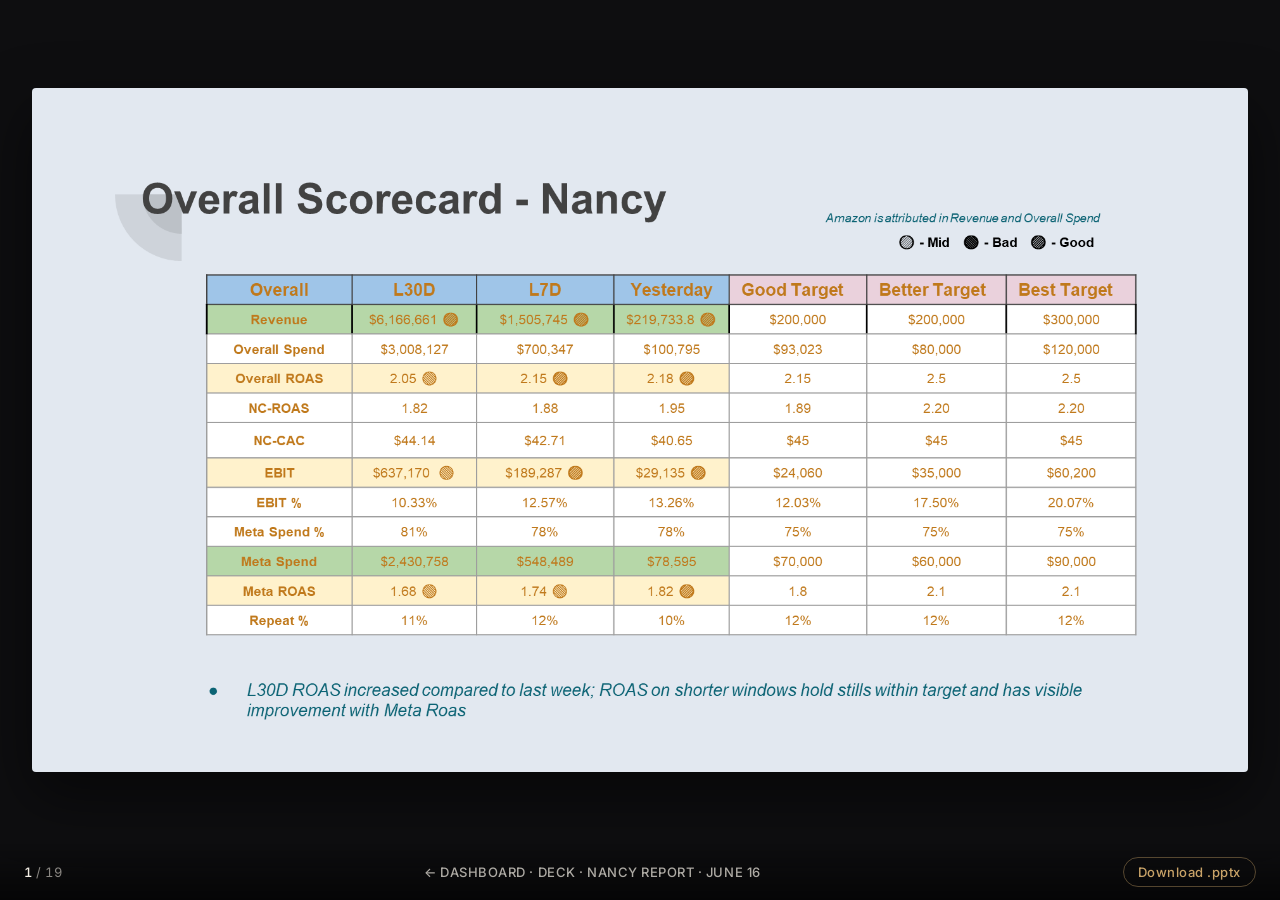
<file: slideshow.html>
<!DOCTYPE html>
<html lang="en">
<head>
<meta charset="UTF-8" />
<meta name="viewport" content="width=device-width, initial-scale=1" />
<title>Nancy Report — Slideshow</title>
<link rel="preconnect" href="https://fonts.googleapis.com" />
<link rel="preconnect" href="https://fonts.gstatic.com" crossorigin />
<link href="https://fonts.googleapis.com/css2?family=Inter:wght@400;500;600&display=swap" rel="stylesheet" />
<link rel="stylesheet" href="styles.css" />
</head>
<body>

<div class="click-left" onclick="prev()" aria-label="Previous slide"></div>
<div class="click-right" onclick="next()" aria-label="Next slide"></div>

<main class="deck" id="deck">
  <img class="slide active" data-index="1"  src="slides/slide_01.png" alt="Slide 1" />
  <img class="slide"        data-index="2"  src="slides/slide_02.png" alt="Slide 2" loading="lazy" />
  <img class="slide"        data-index="3"  src="slides/slide_03.png" alt="Slide 3" loading="lazy" />
  <img class="slide"        data-index="4"  src="slides/slide_04.png" alt="Slide 4" loading="lazy" />
  <img class="slide"        data-index="5"  src="slides/slide_05.png" alt="Slide 5" loading="lazy" />
  <img class="slide"        data-index="6"  src="slides/slide_06.png" alt="Slide 6" loading="lazy" />
  <img class="slide"        data-index="7"  src="slides/slide_07.png" alt="Slide 7" loading="lazy" />
  <img class="slide"        data-index="8"  src="slides/slide_08.png" alt="Slide 8" loading="lazy" />
  <img class="slide"        data-index="9"  src="slides/slide_09.png" alt="Slide 9" loading="lazy" />
  <img class="slide"        data-index="10" src="slides/slide_10.png" alt="Slide 10" loading="lazy" />
  <img class="slide"        data-index="11" src="slides/slide_11.png" alt="Slide 11" loading="lazy" />
  <img class="slide"        data-index="12" src="slides/slide_12.png" alt="Slide 12" loading="lazy" />
  <img class="slide"        data-index="13" src="slides/slide_13.png" alt="Slide 13" loading="lazy" />
  <img class="slide"        data-index="14" src="slides/slide_14.png" alt="Slide 14" loading="lazy" />
  <img class="slide"        data-index="15" src="slides/slide_15.png" alt="Slide 15" loading="lazy" />
  <img class="slide"        data-index="16" src="slides/slide_16.png" alt="Slide 16" loading="lazy" />
  <img class="slide"        data-index="17" src="slides/slide_17.png" alt="Slide 17" loading="lazy" />
  <img class="slide"        data-index="18" src="slides/slide_18.png" alt="Slide 18" loading="lazy" />
  <img class="slide"        data-index="19" src="slides/slide_19.png" alt="Slide 19" loading="lazy" />
</main>

<footer class="hud">
  <div class="counter"><span id="cur">1</span> / <span id="tot">19</span></div>
  <div class="title"><a href="index.html" style="color:inherit;text-decoration:none">&larr; Dashboard</a> &middot; <a href="deck.html" style="color:inherit;text-decoration:none">Deck</a> &middot; Nancy Report &middot; June 16</div>
  <a class="dl" href="Nancy-Report-June-16.pptx" download>Download .pptx</a>
</footer>

<script src="script.js"></script>
</body>
</html>
</file>
<file: app.css>
/* ============ Reset & vars ============ */
:root {
  --bg: #0e0e10;
  --bg-2: #16161a;
  --bg-3: #1d1d22;
  --fg: #f4efe6;
  --muted: rgba(244, 239, 230, 0.55);
  --dim: rgba(244, 239, 230, 0.25);
  --gold: #c9a368;
  --gold-bright: #e0b97a;
  --gold-soft: rgba(201, 163, 104, 0.18);
  --rose: #d97e7e;
  --teal: #7eb4b4;
  --line: rgba(244, 239, 230, 0.08);
  --line-strong: rgba(244, 239, 230, 0.18);
  --shadow: 0 24px 60px rgba(0, 0, 0, 0.4);
  --ease: cubic-bezier(0.22, 1, 0.36, 1);
}

html[data-theme="light"] {
  --bg: #f4efe6;
  --bg-2: #ebe5d8;
  --bg-3: #e0d8c5;
  --fg: #1a1a1f;
  --muted: rgba(26, 26, 31, 0.6);
  --dim: rgba(26, 26, 31, 0.3);
  --gold: #a07a3a;
  --gold-bright: #c9a368;
  --gold-soft: rgba(160, 122, 58, 0.18);
  --line: rgba(26, 26, 31, 0.1);
  --line-strong: rgba(26, 26, 31, 0.18);
  --shadow: 0 24px 60px rgba(0, 0, 0, 0.1);
}

* { box-sizing: border-box; }

html, body {
  margin: 0; padding: 0;
  background: var(--bg);
  color: var(--fg);
  font-family: 'Inter', -apple-system, BlinkMacSystemFont, sans-serif;
  font-weight: 400;
  line-height: 1.5;
  -webkit-font-smoothing: antialiased;
  overflow-x: hidden;
  transition: background 400ms var(--ease), color 400ms var(--ease);
}

a { color: inherit; }

/* ============ Background blobs ============ */
.blob {
  position: fixed;
  border-radius: 50%;
  filter: blur(120px);
  opacity: 0.4;
  pointer-events: none;
  z-index: 0;
  animation: drift 30s ease-in-out infinite;
}
.blob-1 { background: var(--gold); width: 420px; height: 420px; top: -120px; left: -100px; }
.blob-2 { background: var(--rose); width: 360px; height: 360px; bottom: -100px; right: -60px; animation-delay: -10s; animation-duration: 40s; }
.blob-3 { background: var(--teal); width: 300px; height: 300px; top: 40%; right: 20%; animation-delay: -18s; animation-duration: 50s; opacity: 0.25; }

@keyframes drift {
  0%, 100% { transform: translate(0, 0) scale(1); }
  33% { transform: translate(80px, -40px) scale(1.1); }
  66% { transform: translate(-60px, 60px) scale(0.95); }
}

/* ============ Nav ============ */
.nav {
  position: sticky;
  top: 0;
  z-index: 50;
  display: flex;
  align-items: center;
  justify-content: space-between;
  padding: 16px 36px;
  background: rgba(14, 14, 16, 0.7);
  backdrop-filter: blur(20px) saturate(180%);
  border-bottom: 1px solid var(--line);
  transition: background 400ms var(--ease);
}
html[data-theme="light"] .nav { background: rgba(244, 239, 230, 0.7); }

.nav-brand {
  display: flex;
  align-items: center;
  gap: 12px;
  font-weight: 500;
  letter-spacing: 0.06em;
  text-transform: uppercase;
  font-size: 12px;
  color: var(--fg);
}
.nav-dot {
  width: 10px; height: 10px;
  border-radius: 50%;
  background: var(--gold);
  box-shadow: 0 0 12px var(--gold);
  animation: pulse 2.4s ease-in-out infinite;
}
@keyframes pulse {
  0%, 100% { transform: scale(1); opacity: 1; }
  50% { transform: scale(1.3); opacity: 0.6; }
}

.nav-links {
  display: flex;
  gap: 4px;
  align-items: center;
}
.nav-link {
  padding: 8px 14px;
  border-radius: 999px;
  font-size: 13px;
  font-weight: 500;
  color: var(--muted);
  text-decoration: none;
  border: 1px solid transparent;
  transition: all 250ms var(--ease);
  cursor: pointer;
  background: none;
  font-family: inherit;
}
.nav-link:hover { color: var(--fg); background: var(--line); }
.nav-link.primary {
  border-color: var(--gold);
  color: var(--gold);
}
.nav-link.primary:hover {
  background: var(--gold);
  color: var(--bg);
}

.theme-toggle {
  width: 36px; height: 36px;
  border-radius: 50%;
  border: 1px solid var(--line-strong);
  background: none;
  color: var(--fg);
  font-size: 16px;
  cursor: pointer;
  display: grid;
  place-items: center;
  transition: all 250ms var(--ease);
}
.theme-toggle:hover { background: var(--gold); color: var(--bg); border-color: var(--gold); }

/* ============ Layout ============ */
section {
  position: relative;
  z-index: 1;
  padding: 80px 36px;
  max-width: 1280px;
  margin: 0 auto;
}

.section-head {
  margin-bottom: 56px;
  max-width: 720px;
}
.section-num {
  font-size: 12px;
  letter-spacing: 0.2em;
  color: var(--gold);
  font-weight: 600;
  text-transform: uppercase;
  display: block;
  margin-bottom: 12px;
}
.section-head h2 {
  font-size: clamp(36px, 5vw, 64px);
  font-weight: 600;
  margin: 0 0 16px;
  letter-spacing: -0.02em;
  line-height: 1.05;
}
.section-head h2 em {
  font-style: italic;
  color: var(--gold);
}
.section-head p {
  font-size: 17px;
  color: var(--muted);
  margin: 0;
  max-width: 560px;
}

/* ============ Hero ============ */
.hero {
  padding-top: 100px;
  padding-bottom: 120px;
}

.hero-grid {
  display: grid;
  grid-template-columns: 1.1fr 1fr;
  gap: 64px;
  align-items: end;
}
@media (max-width: 900px) {
  .hero-grid { grid-template-columns: 1fr; gap: 40px; }
}

.badge {
  display: inline-flex;
  align-items: center;
  gap: 8px;
  font-size: 12px;
  letter-spacing: 0.15em;
  text-transform: uppercase;
  color: var(--gold);
  font-weight: 600;
  padding: 8px 14px;
  border: 1px solid var(--gold);
  border-radius: 999px;
  margin-bottom: 28px;
}
.badge::before {
  content: '';
  width: 6px; height: 6px;
  border-radius: 50%;
  background: var(--gold);
  box-shadow: 0 0 8px var(--gold);
}

.hero h1 {
  font-size: clamp(64px, 9vw, 128px);
  font-weight: 600;
  letter-spacing: -0.035em;
  line-height: 0.95;
  margin: 0 0 28px;
}
.hero h1 em {
  font-style: italic;
  color: var(--gold);
}

.hero p.lead {
  font-size: 19px;
  color: var(--muted);
  max-width: 480px;
  margin: 0 0 32px;
}

.hero-meta {
  display: flex;
  gap: 24px;
  font-size: 13px;
  color: var(--muted);
  letter-spacing: 0.04em;
}
.hero-meta span strong { color: var(--fg); font-weight: 500; }

.hero-stat {
  background: linear-gradient(135deg, var(--bg-2), var(--bg-3));
  border: 1px solid var(--line-strong);
  border-radius: 24px;
  padding: 36px;
  position: relative;
  overflow: hidden;
  cursor: crosshair;
}
.hero-stat::before {
  content: '';
  position: absolute;
  inset: 0;
  background: radial-gradient(circle at var(--mx, 50%) var(--my, 50%), var(--gold-soft) 0%, transparent 50%);
  opacity: 0;
  transition: opacity 300ms;
  pointer-events: none;
}
.hero-stat:hover::before { opacity: 1; }

.stat-label {
  font-size: 11px;
  letter-spacing: 0.2em;
  text-transform: uppercase;
  color: var(--muted);
  font-weight: 600;
  margin-bottom: 18px;
}
.stat-number {
  font-size: clamp(40px, 6vw, 72px);
  font-weight: 600;
  letter-spacing: -0.03em;
  color: var(--gold);
  font-variant-numeric: tabular-nums;
  line-height: 1;
  margin-bottom: 16px;
}
.stat-foot {
  font-size: 13px;
  color: var(--muted);
  display: flex;
  justify-content: space-between;
  border-top: 1px solid var(--line);
  padding-top: 16px;
}

/* ============ Target cards ============ */
.targets {
  margin-top: 56px;
  display: grid;
  grid-template-columns: repeat(3, 1fr);
  gap: 16px;
}
@media (max-width: 720px) { .targets { grid-template-columns: 1fr; } }

.target-card {
  background: var(--bg-2);
  border: 1px solid var(--line);
  border-radius: 18px;
  padding: 28px;
  cursor: pointer;
  transition: all 350ms var(--ease);
  position: relative;
  overflow: hidden;
}
.target-card::after {
  content: '';
  position: absolute;
  inset: 0;
  background: linear-gradient(135deg, transparent, var(--gold-soft));
  opacity: 0;
  transition: opacity 300ms;
}
.target-card:hover {
  transform: translateY(-6px);
  border-color: var(--gold);
  box-shadow: var(--shadow);
}
.target-card:hover::after { opacity: 1; }

.target-card .tier {
  font-size: 11px;
  letter-spacing: 0.2em;
  text-transform: uppercase;
  color: var(--muted);
  font-weight: 600;
  margin-bottom: 14px;
  position: relative;
  z-index: 1;
}
.target-card.good .tier { color: var(--teal); }
.target-card.better .tier { color: var(--gold); }
.target-card.best .tier { color: var(--rose); }

.target-card .val {
  font-size: 36px;
  font-weight: 600;
  letter-spacing: -0.02em;
  margin-bottom: 6px;
  position: relative;
  z-index: 1;
  font-variant-numeric: tabular-nums;
}
.target-card .desc {
  font-size: 13px;
  color: var(--muted);
  position: relative;
  z-index: 1;
}

/* ============ Channel tabs ============ */
.tabs-wrap {
  border-top: 1px solid var(--line);
  padding-top: 32px;
}

.tabs {
  display: flex;
  gap: 8px;
  flex-wrap: wrap;
  margin-bottom: 40px;
  padding: 8px;
  background: var(--bg-2);
  border-radius: 999px;
  width: fit-content;
  border: 1px solid var(--line);
}
.tab {
  padding: 12px 24px;
  border-radius: 999px;
  font-size: 14px;
  font-weight: 500;
  border: none;
  background: none;
  color: var(--muted);
  cursor: pointer;
  font-family: inherit;
  transition: all 250ms var(--ease);
  letter-spacing: 0.02em;
  position: relative;
}
.tab:hover { color: var(--fg); }
.tab.active {
  background: var(--gold);
  color: var(--bg);
  box-shadow: 0 4px 16px var(--gold-soft);
}
.tab .count {
  display: inline-block;
  margin-left: 6px;
  font-size: 11px;
  opacity: 0.7;
}

.panel {
  display: none;
  animation: panelIn 400ms var(--ease);
}
.panel.active { display: block; }

@keyframes panelIn {
  from { opacity: 0; transform: translateY(12px); }
  to   { opacity: 1; transform: translateY(0); }
}

.panel-head {
  display: grid;
  grid-template-columns: 1fr auto;
  gap: 24px;
  margin-bottom: 32px;
  align-items: start;
}
.panel-title { font-size: 28px; font-weight: 600; margin: 0 0 8px; letter-spacing: -0.01em; }
.panel-sub { font-size: 14px; color: var(--muted); margin: 0; }
.panel-meta {
  text-align: right;
  font-size: 13px;
  color: var(--muted);
}
.panel-meta .budget { color: var(--gold); font-weight: 600; font-size: 18px; }

/* metrics grid */
.metrics {
  display: grid;
  grid-template-columns: repeat(4, 1fr);
  gap: 14px;
  margin-bottom: 36px;
}
@media (max-width: 760px) { .metrics { grid-template-columns: repeat(2, 1fr); } }

.metric {
  background: var(--bg-2);
  border: 1px solid var(--line);
  border-radius: 14px;
  padding: 22px;
  transition: all 250ms var(--ease);
}
.metric:hover { border-color: var(--line-strong); transform: translateY(-2px); }
.metric .lbl {
  font-size: 11px;
  letter-spacing: 0.18em;
  text-transform: uppercase;
  color: var(--muted);
  font-weight: 600;
  margin-bottom: 14px;
}
.metric .row {
  display: flex;
  justify-content: space-between;
  font-size: 14px;
  margin-bottom: 8px;
  font-variant-numeric: tabular-nums;
}
.metric .row:last-child { margin-bottom: 0; }
.metric .row .k { color: var(--dim); font-size: 11px; letter-spacing: 0.08em; text-transform: uppercase; }
.metric .row .v { color: var(--fg); font-weight: 500; }
.metric .row.l7d .v { color: var(--gold); font-weight: 600; }

/* note */
.note {
  background: var(--gold-soft);
  border-left: 3px solid var(--gold);
  padding: 18px 22px;
  border-radius: 0 10px 10px 0;
  font-size: 14px;
  color: var(--fg);
  margin-bottom: 32px;
}
.note strong { color: var(--gold); }

/* sub-section */
.sub {
  font-size: 12px;
  letter-spacing: 0.2em;
  text-transform: uppercase;
  color: var(--muted);
  font-weight: 600;
  margin: 36px 0 18px;
  display: flex;
  align-items: center;
  gap: 12px;
}
.sub::after {
  content: '';
  flex: 1;
  height: 1px;
  background: var(--line);
}

/* creatives */
.creatives {
  display: grid;
  grid-template-columns: repeat(5, 1fr);
  gap: 14px;
  margin-bottom: 24px;
}
@media (max-width: 980px) { .creatives { grid-template-columns: repeat(2, 1fr); } }

.creative {
  background: var(--bg-2);
  border: 1px solid var(--line);
  border-radius: 12px;
  padding: 18px;
  cursor: pointer;
  transition: all 300ms var(--ease);
  position: relative;
  overflow: hidden;
  text-align: left;
  font-family: inherit;
  color: var(--fg);
  font-size: inherit;
}
.creative:hover {
  border-color: var(--gold);
  transform: translateY(-4px);
  box-shadow: var(--shadow);
}
.creative .rank {
  font-size: 28px;
  font-weight: 700;
  font-style: italic;
  color: var(--gold);
  letter-spacing: -0.03em;
  margin-bottom: 12px;
  font-variant-numeric: tabular-nums;
}
.creative .roas-big {
  font-size: 32px;
  font-weight: 600;
  margin-bottom: 4px;
  font-variant-numeric: tabular-nums;
  letter-spacing: -0.02em;
}
.creative .roas-lbl {
  font-size: 10px;
  letter-spacing: 0.18em;
  text-transform: uppercase;
  color: var(--muted);
  font-weight: 600;
  margin-bottom: 16px;
}
.creative .stats {
  display: flex;
  justify-content: space-between;
  font-size: 11px;
  color: var(--muted);
  border-top: 1px solid var(--line);
  padding-top: 10px;
}
.creative .stats span strong { color: var(--fg); font-weight: 500; }

.creative .bar {
  position: absolute;
  bottom: 0; left: 0; right: 0;
  height: 3px;
  background: var(--gold);
  transform: scaleX(0);
  transform-origin: left;
  transition: transform 600ms var(--ease);
}
.creative:hover .bar { transform: scaleX(1); }

/* campaigns list */
.campaigns {
  display: grid;
  gap: 12px;
}
.campaign {
  display: grid;
  grid-template-columns: auto 1fr auto;
  gap: 18px;
  align-items: center;
  padding: 20px 24px;
  background: var(--bg-2);
  border: 1px solid var(--line);
  border-radius: 14px;
  cursor: pointer;
  transition: all 250ms var(--ease);
}
.campaign:hover {
  border-color: var(--line-strong);
  background: var(--bg-3);
}
.campaign .ix {
  font-size: 13px;
  color: var(--gold);
  font-weight: 600;
  font-variant-numeric: tabular-nums;
}
.campaign .nm { font-size: 14px; font-weight: 500; line-height: 1.3; }
.campaign .nm small { display: block; color: var(--muted); font-size: 12px; margin-top: 4px; font-weight: 400; }
.campaign .rt {
  font-size: 22px;
  font-weight: 600;
  color: var(--gold);
  font-variant-numeric: tabular-nums;
}
.campaign .rt small {
  display: block;
  font-size: 10px;
  letter-spacing: 0.15em;
  text-transform: uppercase;
  color: var(--muted);
  font-weight: 600;
  margin-top: 2px;
}

/* winners */
.winners {
  display: grid;
  grid-template-columns: repeat(3, 1fr);
  gap: 14px;
}
@media (max-width: 900px) { .winners { grid-template-columns: 1fr; } }
.winner {
  background: var(--bg-2);
  border: 1px solid var(--line);
  border-radius: 14px;
  padding: 22px;
  font-size: 13px;
  line-height: 1.6;
  color: var(--muted);
  transition: all 250ms var(--ease);
}
.winner:hover { border-color: var(--gold); color: var(--fg); }
.winner .quote { font-style: italic; margin-bottom: 16px; color: var(--fg); }
.winner .roas-tag {
  display: inline-flex;
  gap: 12px;
  font-size: 11px;
  letter-spacing: 0.1em;
  text-transform: uppercase;
  font-weight: 600;
  padding-top: 14px;
  border-top: 1px solid var(--line);
}
.winner .roas-tag .v { color: var(--gold); }

/* ============ Game plan ============ */
.plan-grid {
  display: grid;
  grid-template-columns: repeat(3, 1fr);
  gap: 18px;
}
@media (max-width: 900px) { .plan-grid { grid-template-columns: 1fr; } }

.plan-col {
  background: var(--bg-2);
  border: 1px solid var(--line);
  border-radius: 18px;
  padding: 28px;
}
.plan-col h3 {
  font-size: 13px;
  letter-spacing: 0.18em;
  text-transform: uppercase;
  color: var(--gold);
  font-weight: 600;
  margin: 0 0 22px;
  padding-bottom: 16px;
  border-bottom: 1px solid var(--line);
  display: flex;
  align-items: center;
  gap: 10px;
}
.plan-col h3 .icon {
  width: 26px; height: 26px;
  border-radius: 50%;
  background: var(--gold-soft);
  display: grid;
  place-items: center;
  font-size: 13px;
  font-style: normal;
}
.plan-list { list-style: none; padding: 0; margin: 0; }
.plan-list li {
  font-size: 14px;
  padding: 12px 0;
  border-bottom: 1px solid var(--line);
  position: relative;
  padding-left: 22px;
  color: var(--fg);
  cursor: pointer;
  transition: color 200ms;
}
.plan-list li:last-child { border-bottom: none; }
.plan-list li::before {
  content: '';
  position: absolute;
  left: 0;
  top: 18px;
  width: 6px; height: 6px;
  border-radius: 50%;
  background: var(--gold);
  transition: transform 200ms;
}
.plan-list li:hover { color: var(--gold); }
.plan-list li:hover::before { transform: scale(1.6); }
.plan-list li.done { color: var(--muted); }
.plan-list li.done::before { background: var(--teal); }
.plan-list li small { display: block; color: var(--muted); font-size: 12px; margin-top: 4px; }

/* ============ Footer ============ */
.foot {
  border-top: 1px solid var(--line);
  padding: 60px 36px 48px;
  max-width: 1280px;
  margin: 0 auto;
  display: grid;
  grid-template-columns: 1fr auto;
  gap: 32px;
  align-items: end;
  font-size: 13px;
  color: var(--muted);
}
@media (max-width: 720px) { .foot { grid-template-columns: 1fr; } }
.foot-brand {
  font-size: 24px;
  font-weight: 600;
  color: var(--fg);
  letter-spacing: -0.01em;
  margin-bottom: 8px;
}
.foot-brand em { font-style: italic; color: var(--gold); }
.foot-links {
  display: flex;
  gap: 10px;
  flex-wrap: wrap;
}
.foot-link {
  padding: 10px 18px;
  border: 1px solid var(--line-strong);
  border-radius: 999px;
  text-decoration: none;
  color: var(--fg);
  font-weight: 500;
  font-size: 13px;
  transition: all 250ms var(--ease);
}
.foot-link:hover {
  background: var(--gold);
  color: var(--bg);
  border-color: var(--gold);
}

/* ============ Modal ============ */
.modal-backdrop {
  position: fixed;
  inset: 0;
  background: rgba(0, 0, 0, 0.7);
  backdrop-filter: blur(8px);
  z-index: 100;
  display: none;
  align-items: center;
  justify-content: center;
  padding: 32px;
  animation: fadeIn 250ms var(--ease);
}
.modal-backdrop.open { display: flex; }
.modal {
  background: var(--bg-2);
  border: 1px solid var(--line-strong);
  border-radius: 20px;
  padding: 40px;
  max-width: 560px;
  width: 100%;
  position: relative;
  animation: scaleIn 350ms var(--ease);
}
@keyframes fadeIn { from { opacity: 0; } to { opacity: 1; } }
@keyframes scaleIn { from { opacity: 0; transform: scale(0.96); } to { opacity: 1; transform: scale(1); } }

.modal-close {
  position: absolute;
  top: 18px; right: 18px;
  width: 36px; height: 36px;
  border-radius: 50%;
  background: var(--line);
  border: none;
  color: var(--fg);
  cursor: pointer;
  font-size: 18px;
  transition: background 200ms;
}
.modal-close:hover { background: var(--line-strong); }
.modal h3 {
  font-size: 28px;
  margin: 0 0 8px;
  font-weight: 600;
  letter-spacing: -0.01em;
}
.modal .modal-rank {
  font-size: 12px;
  letter-spacing: 0.2em;
  text-transform: uppercase;
  color: var(--gold);
  font-weight: 600;
  margin-bottom: 8px;
}
.modal .modal-stats {
  display: grid;
  grid-template-columns: repeat(3, 1fr);
  gap: 12px;
  margin: 24px 0;
  padding: 20px;
  background: var(--bg);
  border-radius: 12px;
}
.modal .modal-stats .item .v {
  font-size: 24px;
  font-weight: 600;
  color: var(--gold);
  font-variant-numeric: tabular-nums;
}
.modal .modal-stats .item .k {
  font-size: 10px;
  letter-spacing: 0.18em;
  text-transform: uppercase;
  color: var(--muted);
  font-weight: 600;
  margin-top: 4px;
}

/* ============ Cursor effect ============ */
@media (hover: hover) {
  .spotlight {
    position: fixed;
    width: 600px; height: 600px;
    border-radius: 50%;
    background: radial-gradient(circle, var(--gold-soft) 0%, transparent 60%);
    pointer-events: none;
    z-index: 0;
    transform: translate(-50%, -50%);
    transition: opacity 600ms;
    opacity: 0;
  }
  body.spotlight-on .spotlight { opacity: 1; }
}

/* ============ Scroll reveal ============ */
.reveal { opacity: 0; transform: translateY(20px); transition: opacity 700ms var(--ease), transform 700ms var(--ease); }
.reveal.in { opacity: 1; transform: translateY(0); }
</file>
<file: deck.css>
:root {
  --bg: #0a0a0c;
  --bg-warm: #14110d;
  --fg: #f4efe6;
  --muted: rgba(244, 239, 230, 0.6);
  --dim: rgba(244, 239, 230, 0.3);
  --gold: #d4ad6e;
  --gold-bright: #ecc486;
  --gold-soft: rgba(212, 173, 110, 0.15);
  --rose: #e08585;
  --teal: #7ec4c4;
  --line: rgba(244, 239, 230, 0.08);
  --line-strong: rgba(244, 239, 230, 0.18);
  --ease: cubic-bezier(0.22, 1, 0.36, 1);
  --ease-bounce: cubic-bezier(0.34, 1.56, 0.64, 1);
}

* { box-sizing: border-box; }

html, body {
  margin: 0; padding: 0;
  background: var(--bg);
  color: var(--fg);
  font-family: 'Inter', -apple-system, BlinkMacSystemFont, sans-serif;
  font-weight: 400;
  overflow: hidden;
  height: 100vh;
  -webkit-font-smoothing: antialiased;
}

body::before {
  content: '';
  position: fixed;
  inset: 0;
  background:
    radial-gradient(ellipse at 20% 20%, rgba(212, 173, 110, 0.12), transparent 50%),
    radial-gradient(ellipse at 80% 80%, rgba(224, 133, 133, 0.08), transparent 50%);
  pointer-events: none;
  z-index: 1;
}

/* ============ Deck container ============ */
.deck {
  position: relative;
  width: 100vw;
  height: 100vh;
  z-index: 2;
}

.slide {
  position: absolute;
  inset: 0;
  display: flex;
  flex-direction: column;
  align-items: center;
  justify-content: center;
  padding: 80px 80px 100px;
  opacity: 0;
  visibility: hidden;
  transition: opacity 600ms var(--ease);
  overflow: hidden;
}
.slide.active {
  opacity: 1;
  visibility: visible;
}

@media (max-width: 720px) {
  .slide { padding: 60px 28px 90px; }
}

/* ============ Slide common ============ */
.slide-num {
  position: absolute;
  top: 32px;
  left: 36px;
  font-size: 11px;
  letter-spacing: 0.3em;
  color: var(--gold);
  font-weight: 600;
  text-transform: uppercase;
  opacity: 0;
  transform: translateY(-8px);
  transition: all 700ms 200ms var(--ease);
}
.slide.active .slide-num { opacity: 1; transform: translateY(0); }

.slide-tag {
  position: absolute;
  top: 32px;
  right: 36px;
  font-size: 11px;
  letter-spacing: 0.2em;
  color: var(--muted);
  text-transform: uppercase;
  font-weight: 500;
  opacity: 0;
  transition: opacity 700ms 200ms var(--ease);
}
.slide.active .slide-tag { opacity: 1; }

/* stagger entry */
.slide [data-anim] {
  opacity: 0;
  transform: translateY(24px);
  transition: opacity 800ms var(--ease), transform 800ms var(--ease);
}
.slide.active [data-anim] {
  opacity: 1;
  transform: translateY(0);
}
.slide.active [data-anim="1"] { transition-delay: 250ms; }
.slide.active [data-anim="2"] { transition-delay: 400ms; }
.slide.active [data-anim="3"] { transition-delay: 550ms; }
.slide.active [data-anim="4"] { transition-delay: 700ms; }
.slide.active [data-anim="5"] { transition-delay: 850ms; }
.slide.active [data-anim="6"] { transition-delay: 1000ms; }
.slide.active [data-anim="7"] { transition-delay: 1150ms; }
.slide.active [data-anim="8"] { transition-delay: 1300ms; }

/* ============ Cover ============ */
.cover {
  text-align: center;
  background: radial-gradient(ellipse at center, var(--bg-warm), var(--bg) 70%);
}
.cover .pill {
  display: inline-flex;
  align-items: center;
  gap: 10px;
  padding: 10px 18px;
  border: 1px solid var(--gold);
  border-radius: 999px;
  font-size: 11px;
  letter-spacing: 0.2em;
  text-transform: uppercase;
  color: var(--gold);
  font-weight: 600;
  margin-bottom: 40px;
}
.cover .pill::before {
  content: '';
  width: 6px; height: 6px;
  border-radius: 50%;
  background: var(--gold);
  box-shadow: 0 0 14px var(--gold);
  animation: pulse 2s ease-in-out infinite;
}
@keyframes pulse {
  0%, 100% { transform: scale(1); opacity: 1; }
  50% { transform: scale(1.4); opacity: 0.6; }
}

.cover h1 {
  font-size: clamp(80px, 14vw, 220px);
  font-weight: 600;
  letter-spacing: -0.045em;
  line-height: 0.9;
  margin: 0;
}
.cover h1 em {
  font-style: italic;
  color: var(--gold);
  background: linear-gradient(135deg, var(--gold-bright), var(--gold));
  -webkit-background-clip: text;
  background-clip: text;
  -webkit-text-fill-color: transparent;
}
.cover .sub {
  font-size: clamp(16px, 1.6vw, 20px);
  color: var(--muted);
  margin-top: 36px;
  max-width: 560px;
  line-height: 1.5;
}
.cover .arrow {
  position: absolute;
  bottom: 110px;
  left: 50%;
  transform: translateX(-50%);
  font-size: 12px;
  color: var(--dim);
  letter-spacing: 0.2em;
  text-transform: uppercase;
  display: flex;
  flex-direction: column;
  align-items: center;
  gap: 12px;
}
.cover .arrow .line {
  width: 1px;
  height: 32px;
  background: linear-gradient(to bottom, var(--gold), transparent);
  animation: scroll 2s ease-in-out infinite;
}
@keyframes scroll {
  0%, 100% { transform: scaleY(1); transform-origin: top; }
  50% { transform: scaleY(0.3); transform-origin: bottom; }
}

/* ============ Big number / scorecard ============ */
.bignum {
  text-align: center;
}
.bignum .label {
  font-size: 12px;
  letter-spacing: 0.25em;
  color: var(--gold);
  text-transform: uppercase;
  font-weight: 600;
  margin-bottom: 32px;
}
.bignum .figure {
  font-size: clamp(80px, 16vw, 220px);
  font-weight: 600;
  letter-spacing: -0.04em;
  line-height: 0.95;
  color: var(--gold);
  font-variant-numeric: tabular-nums;
  background: linear-gradient(135deg, var(--gold-bright) 30%, var(--gold) 70%);
  -webkit-background-clip: text;
  background-clip: text;
  -webkit-text-fill-color: transparent;
}
.bignum .caption {
  font-size: clamp(15px, 1.4vw, 19px);
  color: var(--muted);
  margin-top: 32px;
  max-width: 640px;
  line-height: 1.5;
}

/* ============ Ladder (target rungs) ============ */
.ladder {
  max-width: 640px;
  margin: 0 auto;
}
.rung {
  display: grid;
  grid-template-columns: 80px 1fr auto;
  gap: 24px;
  align-items: center;
  padding: 24px 28px;
  border: 1px solid var(--line-strong);
  border-radius: 18px;
  margin-bottom: 14px;
  transition: all 400ms var(--ease);
}
.rung:hover {
  border-color: var(--gold);
  transform: translateX(6px);
  background: linear-gradient(90deg, var(--gold-soft), transparent);
}
.rung-num {
  font-size: 40px;
  font-weight: 700;
  font-style: italic;
  font-variant-numeric: tabular-nums;
  color: var(--gold);
  letter-spacing: -0.04em;
}
.rung-mid .tier { font-size: 11px; letter-spacing: 0.18em; color: var(--muted); text-transform: uppercase; font-weight: 600; margin-bottom: 6px; }
.rung-mid .h { font-size: 22px; font-weight: 500; }
.rung-side { font-size: 13px; color: var(--muted); text-align: right; max-width: 160px; }

/* ============ Two-column comparison ============ */
.compare {
  display: grid;
  grid-template-columns: 1fr 1fr;
  gap: 48px;
  width: 100%;
  max-width: 1100px;
  align-items: stretch;
}
@media (max-width: 800px) { .compare { grid-template-columns: 1fr; gap: 24px; } }

.compare-col {
  padding: 36px;
  border: 1px solid var(--line);
  border-radius: 22px;
  background: rgba(255, 255, 255, 0.02);
  position: relative;
}
.compare-col.win {
  border-color: var(--gold);
  background: linear-gradient(180deg, var(--gold-soft), transparent);
}
.compare-col .when {
  font-size: 11px;
  letter-spacing: 0.2em;
  text-transform: uppercase;
  font-weight: 600;
  color: var(--muted);
  margin-bottom: 14px;
}
.compare-col.win .when { color: var(--gold); }
.compare-col h3 {
  font-size: 32px;
  font-weight: 600;
  letter-spacing: -0.02em;
  margin: 0 0 18px;
}
.compare-col p {
  font-size: 15px;
  color: var(--muted);
  line-height: 1.6;
  margin: 0 0 18px;
}
.compare-col .delta {
  display: inline-flex;
  align-items: center;
  gap: 8px;
  padding: 8px 14px;
  border-radius: 999px;
  font-size: 13px;
  font-weight: 600;
}
.compare-col .delta.up { background: rgba(126, 196, 196, 0.15); color: var(--teal); }
.compare-col .delta.down { background: rgba(224, 133, 133, 0.15); color: var(--rose); }

/* ============ Channel overview (5 chips) ============ */
.channels-row {
  display: grid;
  grid-template-columns: repeat(5, 1fr);
  gap: 18px;
  width: 100%;
  max-width: 1200px;
}
@media (max-width: 800px) { .channels-row { grid-template-columns: repeat(2, 1fr); } }

.ch-card {
  padding: 32px 24px;
  border: 1px solid var(--line);
  border-radius: 18px;
  text-align: center;
  transition: all 400ms var(--ease);
  cursor: default;
  background: rgba(255, 255, 255, 0.02);
}
.ch-card:hover {
  border-color: var(--gold);
  transform: translateY(-8px);
  background: var(--gold-soft);
}
.ch-card .nm { font-size: 14px; letter-spacing: 0.15em; text-transform: uppercase; color: var(--muted); font-weight: 600; margin-bottom: 18px; }
.ch-card .v { font-size: 32px; font-weight: 600; color: var(--gold); font-variant-numeric: tabular-nums; letter-spacing: -0.02em; margin-bottom: 6px; }
.ch-card .k { font-size: 11px; color: var(--dim); letter-spacing: 0.15em; text-transform: uppercase; font-weight: 600; }

/* ============ Channel detail slide ============ */
.channel-detail {
  width: 100%;
  max-width: 1180px;
  display: grid;
  grid-template-columns: 380px 1fr;
  gap: 56px;
  align-items: center;
}
@media (max-width: 900px) { .channel-detail { grid-template-columns: 1fr; gap: 32px; } }

.ch-side .eyebrow { font-size: 11px; letter-spacing: 0.25em; text-transform: uppercase; color: var(--gold); font-weight: 600; margin-bottom: 18px; }
.ch-side h2 {
  font-size: clamp(48px, 6vw, 80px);
  font-weight: 600;
  margin: 0 0 24px;
  letter-spacing: -0.03em;
  line-height: 1;
}
.ch-side h2 em { font-style: italic; color: var(--gold); }
.ch-side p { font-size: 16px; color: var(--muted); margin: 0 0 24px; line-height: 1.5; }
.ch-side .tag {
  display: inline-block;
  padding: 8px 16px;
  border: 1px solid var(--line-strong);
  border-radius: 999px;
  font-size: 12px;
  letter-spacing: 0.1em;
  color: var(--fg);
  margin-right: 8px;
  margin-bottom: 8px;
}
.ch-side .tag strong { color: var(--gold); font-weight: 600; }

.ch-metrics {
  display: grid;
  grid-template-columns: 1fr 1fr;
  gap: 16px;
}
.ch-metric {
  padding: 28px;
  border: 1px solid var(--line);
  border-radius: 16px;
  background: rgba(255, 255, 255, 0.02);
}
.ch-metric .lbl { font-size: 11px; letter-spacing: 0.2em; text-transform: uppercase; color: var(--muted); font-weight: 600; margin-bottom: 16px; }
.ch-metric .v { font-size: 36px; font-weight: 600; color: var(--gold); letter-spacing: -0.02em; font-variant-numeric: tabular-nums; line-height: 1; margin-bottom: 10px; }
.ch-metric .ctx { font-size: 12px; color: var(--dim); }
.ch-metric.hero-metric { grid-column: 1 / -1; padding: 32px 36px; }
.ch-metric.hero-metric .v { font-size: 56px; }

/* ============ Top creatives grid ============ */
.tops {
  display: grid;
  grid-template-columns: repeat(5, 1fr);
  gap: 14px;
  width: 100%;
  max-width: 1200px;
}
@media (max-width: 900px) { .tops { grid-template-columns: repeat(2, 1fr); } }

.top {
  padding: 28px 20px;
  border: 1px solid var(--line);
  border-radius: 18px;
  background: linear-gradient(180deg, var(--bg-warm), rgba(0,0,0,0));
  position: relative;
  overflow: hidden;
  text-align: center;
  transition: all 400ms var(--ease);
}
.top:hover { transform: translateY(-8px); border-color: var(--gold); }
.top.featured {
  border-color: var(--gold);
  background: linear-gradient(180deg, var(--gold-soft), transparent);
}
.top.featured::after {
  content: 'WINNER';
  position: absolute;
  top: 12px; right: 12px;
  font-size: 9px;
  letter-spacing: 0.2em;
  color: var(--gold);
  font-weight: 700;
  background: var(--bg);
  padding: 4px 8px;
  border-radius: 4px;
}
.top .ix { font-size: 13px; color: var(--muted); letter-spacing: 0.2em; font-weight: 600; margin-bottom: 18px; }
.top .roas {
  font-size: 56px;
  font-weight: 600;
  letter-spacing: -0.03em;
  font-variant-numeric: tabular-nums;
  background: linear-gradient(135deg, var(--gold-bright), var(--gold));
  -webkit-background-clip: text;
  background-clip: text;
  -webkit-text-fill-color: transparent;
  line-height: 1;
}
.top .roas-lbl { font-size: 10px; letter-spacing: 0.2em; color: var(--muted); text-transform: uppercase; font-weight: 600; margin-top: 6px; margin-bottom: 22px; }
.top .meta { font-size: 12px; color: var(--muted); padding-top: 14px; border-top: 1px solid var(--line); display: flex; justify-content: space-between; }
.top .meta strong { color: var(--fg); font-weight: 600; }

/* ============ Heading slide ============ */
.heading-slide {
  text-align: left;
  width: 100%;
  max-width: 1100px;
}
.heading-slide .eyebrow { font-size: 11px; letter-spacing: 0.3em; color: var(--gold); text-transform: uppercase; font-weight: 600; margin-bottom: 36px; }
.heading-slide h2 {
  font-size: clamp(56px, 9vw, 140px);
  font-weight: 600;
  letter-spacing: -0.035em;
  line-height: 0.92;
  margin: 0 0 36px;
}
.heading-slide h2 em {
  font-style: italic;
  background: linear-gradient(135deg, var(--gold-bright), var(--gold));
  -webkit-background-clip: text;
  background-clip: text;
  -webkit-text-fill-color: transparent;
}
.heading-slide p { font-size: clamp(17px, 1.5vw, 22px); color: var(--muted); max-width: 720px; line-height: 1.5; margin: 0; }

/* ============ Quotes ============ */
.quotes {
  display: grid;
  grid-template-columns: repeat(3, 1fr);
  gap: 18px;
  width: 100%;
  max-width: 1200px;
}
@media (max-width: 900px) { .quotes { grid-template-columns: 1fr; } }

.quote {
  padding: 32px 28px;
  border: 1px solid var(--line);
  border-radius: 22px;
  background: rgba(255, 255, 255, 0.02);
  transition: all 400ms var(--ease);
  position: relative;
}
.quote:hover { border-color: var(--gold); transform: translateY(-6px); background: var(--gold-soft); }
.quote::before {
  content: '“';
  position: absolute;
  top: 12px; left: 16px;
  font-size: 64px;
  font-family: Georgia, serif;
  color: var(--gold);
  opacity: 0.4;
  line-height: 1;
}
.quote .text { font-size: 14px; line-height: 1.7; color: var(--fg); padding-left: 32px; margin-bottom: 24px; font-style: italic; }
.quote .stats { font-size: 11px; letter-spacing: 0.15em; text-transform: uppercase; color: var(--muted); display: flex; justify-content: space-between; padding-top: 18px; border-top: 1px solid var(--line); }
.quote .stats .v { color: var(--gold); font-weight: 600; }

/* ============ List slides ============ */
.plan-list-wrap {
  width: 100%;
  max-width: 880px;
}
.plan-eyebrow {
  font-size: 12px;
  letter-spacing: 0.25em;
  color: var(--gold);
  text-transform: uppercase;
  font-weight: 600;
  margin-bottom: 20px;
}
.plan-title {
  font-size: clamp(40px, 5vw, 64px);
  font-weight: 600;
  letter-spacing: -0.02em;
  line-height: 1;
  margin: 0 0 48px;
}
.plan-title em { font-style: italic; color: var(--gold); }
.plan-items { list-style: none; padding: 0; margin: 0; }
.plan-items li {
  padding: 26px 0;
  border-bottom: 1px solid var(--line);
  display: grid;
  grid-template-columns: 60px 1fr auto;
  gap: 24px;
  align-items: center;
}
.plan-items li:last-child { border-bottom: none; }
.plan-items .ix {
  font-size: 26px;
  font-weight: 700;
  font-style: italic;
  color: var(--gold);
  font-variant-numeric: tabular-nums;
  letter-spacing: -0.04em;
}
.plan-items .text { font-size: 22px; font-weight: 500; letter-spacing: -0.01em; line-height: 1.3; }
.plan-items .text small { display: block; font-size: 13px; color: var(--muted); margin-top: 6px; font-weight: 400; }
.plan-items .stat { font-size: 11px; letter-spacing: 0.15em; text-transform: uppercase; color: var(--muted); }

/* ============ Donut/Stat ============ */
.donut-wrap {
  display: grid;
  grid-template-columns: 1fr 1fr;
  gap: 56px;
  max-width: 1000px;
  width: 100%;
  align-items: center;
}
@media (max-width: 800px) { .donut-wrap { grid-template-columns: 1fr; } }

.donut {
  position: relative;
  width: 280px;
  height: 280px;
  margin: 0 auto;
}
.donut svg { width: 100%; height: 100%; transform: rotate(-90deg); }
.donut circle { fill: none; stroke-width: 18; }
.donut .bg-ring { stroke: var(--line); }
.donut .fg-ring {
  stroke: url(#goldGradient);
  stroke-linecap: round;
  stroke-dasharray: 879.6;
  stroke-dashoffset: 879.6;
  transition: stroke-dashoffset 1800ms var(--ease) 400ms;
}
.slide.active .donut .fg-ring { stroke-dashoffset: var(--final, 615.7); }
.donut .center {
  position: absolute;
  inset: 0;
  display: grid;
  place-items: center;
  flex-direction: column;
}
.donut .center .v { font-size: 64px; font-weight: 600; color: var(--gold); letter-spacing: -0.03em; font-variant-numeric: tabular-nums; }
.donut .center .k { font-size: 11px; letter-spacing: 0.2em; color: var(--muted); text-transform: uppercase; font-weight: 600; margin-top: 4px; }

.donut-side h3 { font-size: 40px; font-weight: 600; margin: 0 0 20px; letter-spacing: -0.02em; line-height: 1.1; }
.donut-side h3 em { font-style: italic; color: var(--gold); }
.donut-side p { font-size: 16px; color: var(--muted); line-height: 1.6; margin: 0 0 24px; }
.donut-side ul { list-style: none; padding: 0; margin: 0; font-size: 14px; }
.donut-side ul li { padding: 10px 0; border-bottom: 1px solid var(--line); display: flex; justify-content: space-between; }
.donut-side ul li .v { color: var(--gold); font-weight: 600; font-variant-numeric: tabular-nums; }

/* ============ A/B test ============ */
.ab {
  display: grid;
  grid-template-columns: 1fr 80px 1fr;
  gap: 32px;
  width: 100%;
  max-width: 1100px;
  align-items: center;
}
@media (max-width: 800px) { .ab { grid-template-columns: 1fr; } .ab .vs { display: none; } }
.ab-col {
  padding: 40px;
  border: 1px solid var(--line);
  border-radius: 22px;
  background: rgba(255, 255, 255, 0.02);
  transition: all 400ms var(--ease);
}
.ab-col.win { border-color: var(--gold); background: var(--gold-soft); transform: scale(1.04); }
.ab-col .tag { font-size: 11px; letter-spacing: 0.2em; text-transform: uppercase; color: var(--muted); font-weight: 600; margin-bottom: 18px; }
.ab-col.win .tag { color: var(--gold); }
.ab-col h3 { font-size: 28px; font-weight: 600; margin: 0 0 12px; letter-spacing: -0.02em; }
.ab-col p { font-size: 14px; color: var(--muted); margin: 0 0 24px; }
.ab-col .big {
  font-size: 56px;
  font-weight: 600;
  font-variant-numeric: tabular-nums;
  letter-spacing: -0.03em;
  color: var(--gold);
  line-height: 1;
  margin-bottom: 8px;
}
.ab-col .small { font-size: 12px; letter-spacing: 0.15em; color: var(--muted); text-transform: uppercase; font-weight: 600; }
.ab .vs {
  font-size: 22px;
  font-weight: 700;
  font-style: italic;
  color: var(--gold);
  text-align: center;
  letter-spacing: -0.04em;
}

/* ============ End slide ============ */
.end {
  text-align: center;
}
.end h2 {
  font-size: clamp(64px, 10vw, 140px);
  font-weight: 600;
  letter-spacing: -0.035em;
  line-height: 0.95;
  margin: 0 0 40px;
}
.end h2 em {
  font-style: italic;
  background: linear-gradient(135deg, var(--gold-bright), var(--gold));
  -webkit-background-clip: text;
  background-clip: text;
  -webkit-text-fill-color: transparent;
}
.end p { font-size: 19px; color: var(--muted); max-width: 580px; margin: 0 auto 40px; line-height: 1.5; }
.end .links {
  display: flex;
  gap: 12px;
  justify-content: center;
  flex-wrap: wrap;
}
.end .links a {
  padding: 14px 28px;
  border: 1px solid var(--line-strong);
  border-radius: 999px;
  font-size: 13px;
  font-weight: 600;
  text-decoration: none;
  color: var(--fg);
  letter-spacing: 0.04em;
  transition: all 250ms var(--ease);
}
.end .links a:hover { border-color: var(--gold); color: var(--gold); }
.end .links a.primary { background: var(--gold); color: var(--bg); border-color: var(--gold); }
.end .links a.primary:hover { background: var(--gold-bright); border-color: var(--gold-bright); color: var(--bg); }

/* ============ HUD ============ */
.click-zone {
  position: fixed;
  top: 0;
  bottom: 60px;
  width: 30%;
  z-index: 30;
  cursor: pointer;
}
.click-left { left: 0; }
.click-right { right: 0; }

.hud {
  position: fixed;
  left: 0; right: 0; bottom: 0;
  z-index: 40;
  display: flex;
  align-items: center;
  justify-content: space-between;
  padding: 0 32px;
  height: 60px;
  background: linear-gradient(to top, rgba(10, 10, 12, 0.9), transparent);
  font-size: 12px;
  color: var(--muted);
  letter-spacing: 0.06em;
}
.hud .brand { display: flex; gap: 12px; align-items: center; }
.hud .brand .dot { width: 8px; height: 8px; border-radius: 50%; background: var(--gold); box-shadow: 0 0 10px var(--gold); }
.hud .brand a { color: var(--muted); text-decoration: none; transition: color 200ms; }
.hud .brand a:hover { color: var(--fg); }
.hud .count {
  font-variant-numeric: tabular-nums;
  display: flex; align-items: center; gap: 8px;
}
.hud .count #cur { color: var(--gold); font-weight: 600; font-size: 14px; }
.hud .count .total { font-size: 11px; }

.progress {
  position: fixed;
  left: 0; right: 0; bottom: 60px;
  height: 2px;
  background: var(--line);
  z-index: 40;
}
.progress-bar {
  height: 100%;
  background: linear-gradient(90deg, var(--gold), var(--gold-bright));
  transition: width 600ms var(--ease);
}

.hint {
  position: fixed;
  bottom: 72px;
  right: 32px;
  font-size: 10px;
  letter-spacing: 0.18em;
  color: var(--dim);
  text-transform: uppercase;
  z-index: 30;
  font-weight: 600;
}
.hint kbd {
  background: var(--line);
  border: 1px solid var(--line-strong);
  padding: 2px 6px;
  border-radius: 4px;
  margin: 0 2px;
  font-family: inherit;
  font-size: 9px;
  color: var(--fg);
}
</file>
<file: styles.css>
:root {
  --bg: #0e0e10;
  --fg: #f4efe6;
  --muted: rgba(244, 239, 230, 0.55);
  --accent: #c9a368;
}

* { box-sizing: border-box; }

html, body {
  margin: 0;
  padding: 0;
  height: 100%;
  background: var(--bg);
  color: var(--fg);
  font-family: 'Inter', -apple-system, BlinkMacSystemFont, sans-serif;
  font-weight: 400;
  overflow: hidden;
}

.deck {
  position: fixed;
  inset: 0;
  display: flex;
  align-items: center;
  justify-content: center;
  padding: 32px 32px 72px;
}

.slide {
  display: none;
  max-width: 100%;
  max-height: 100%;
  width: auto;
  height: auto;
  object-fit: contain;
  box-shadow: 0 24px 60px rgba(0, 0, 0, 0.5);
  border-radius: 4px;
  animation: fade 280ms ease-out;
}

.slide.active { display: block; }

@keyframes fade {
  from { opacity: 0; transform: translateY(4px); }
  to   { opacity: 1; transform: translateY(0); }
}

.click-left, .click-right {
  position: fixed;
  top: 0;
  bottom: 56px;
  width: 25%;
  z-index: 10;
  cursor: pointer;
}
.click-left  { left: 0; }
.click-right { right: 0; }

.click-left:hover, .click-right:hover {
  background: linear-gradient(to right, rgba(255,255,255,0.03), transparent);
}
.click-right:hover {
  background: linear-gradient(to left, rgba(255,255,255,0.03), transparent);
}

.hud {
  position: fixed;
  left: 0; right: 0; bottom: 0;
  height: 56px;
  display: flex;
  align-items: center;
  justify-content: space-between;
  padding: 0 24px;
  font-size: 13px;
  letter-spacing: 0.04em;
  color: var(--muted);
  background: linear-gradient(to top, rgba(0,0,0,0.6), transparent);
  z-index: 20;
}

.counter { font-variant-numeric: tabular-nums; }
.counter #cur { color: var(--fg); font-weight: 500; }

.title {
  text-transform: uppercase;
  font-weight: 500;
  color: var(--fg);
  opacity: 0.7;
}

.dl {
  color: var(--accent);
  text-decoration: none;
  font-weight: 500;
  border: 1px solid rgba(201, 163, 104, 0.4);
  padding: 6px 14px;
  border-radius: 999px;
  transition: all 200ms;
}
.dl:hover {
  background: var(--accent);
  color: var(--bg);
}

@media (max-width: 720px) {
  .deck { padding: 16px 16px 64px; }
  .title { display: none; }
  .hud { font-size: 12px; padding: 0 14px; }
}
</file>
